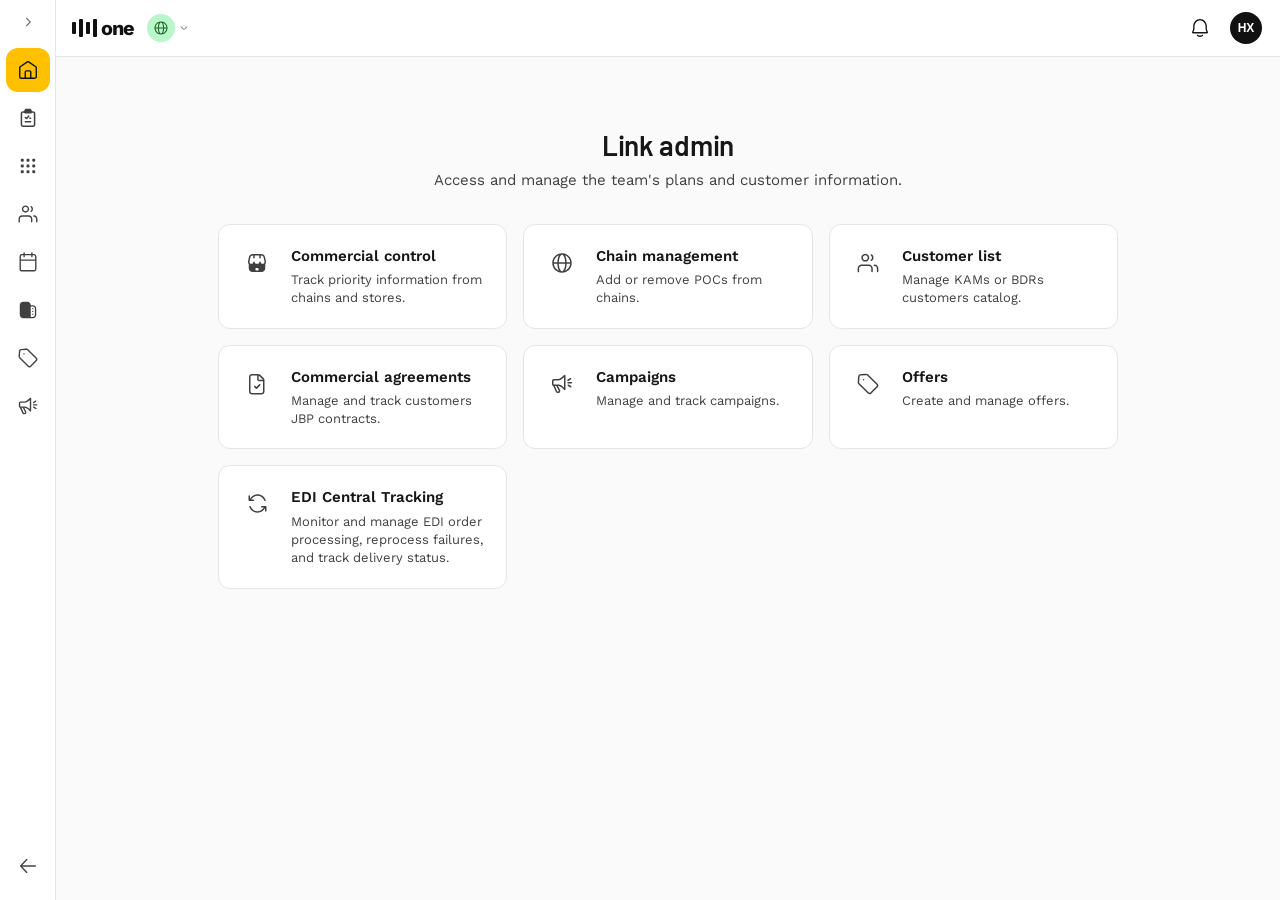
<file: index.html>
<!doctype html>
<html lang="en">
<head>
  <meta charset="utf-8" />
  <meta name="viewport" content="width=device-width,initial-scale=1" />
  <title>BEES one — EDI Central Tracking (MVP)</title>
  <link rel="stylesheet" href="shared/hexa-tokens.css" />
  <link rel="stylesheet" href="shared/hexa-components.css" />
  <link rel="stylesheet" href="styles.css" />
  <script src="shared/hexa.js" defer></script>
  <script src="data.js"></script>
  <script src="i18n.js"></script>
  <script
    src="shared/hypothesis-tracker.js"
    data-prototype-id="edi-central-tracking-ops-tool-mvp"
    data-hypothesis="MVP: vendor ops can triage EDI orders and bulk reprocess by rule without line-level UPC/price fixes, bypass paths, or order summary drawer."
    data-variant="mvp"></script>
</head>
<body>
  <div class="bees-one-app">
    <!-- LEFT RAIL SIDEBAR -->
    <aside class="bees-one-rail" aria-label="Module navigation">
      <button type="button" class="bees-one-rail__toggle" title="Expand menu">
        <hexa-icon name="ChevronRightIcon"></hexa-icon>
      </button>
      <div class="bees-one-rail__stack">
        <a href="#home" class="bees-one-rail__link bees-one-rail__link--active" id="railHome" title="Home">
          <hexa-icon name="HomeIcon"></hexa-icon>
        </a>
        <a href="#orders" class="bees-one-rail__link" id="railEdi" title="EDI Tracking">
          <hexa-icon name="ClipboardIcon"></hexa-icon>
        </a>
        <a href="#" class="bees-one-rail__link" title="Catalog" onclick="event.preventDefault()">
          <hexa-icon name="AppGridIcon"></hexa-icon>
        </a>
        <a href="#" class="bees-one-rail__link" title="Customer list" onclick="event.preventDefault()">
          <hexa-icon name="UsersIcon"></hexa-icon>
        </a>
        <a href="#" class="bees-one-rail__link" title="Agreements" onclick="event.preventDefault()">
          <hexa-icon name="CalendarIcon"></hexa-icon>
        </a>
        <a href="#" class="bees-one-rail__link" title="Chain management" onclick="event.preventDefault()">
          <hexa-icon name="BuildingIcon"></hexa-icon>
        </a>
        <a href="#" class="bees-one-rail__link" title="Offers" onclick="event.preventDefault()">
          <hexa-icon name="TagIcon"></hexa-icon>
        </a>
        <a href="#" class="bees-one-rail__link" title="Campaigns" onclick="event.preventDefault()">
          <hexa-icon name="MegaphoneIcon"></hexa-icon>
        </a>
      </div>
      <div class="bees-one-rail__spacer"></div>
      <div class="bees-one-rail__bottom">
        <button type="button" class="bees-one-rail__link" title="Back" onclick="if(history.length>1)history.back()">
          <hexa-icon name="ArrowLeftIcon"></hexa-icon>
        </button>
      </div>
    </aside>

    <!-- MAIN COLUMN -->
    <div class="bees-one-main-col">

      <!-- TOP HEADER BAR -->
      <header class="bees-topbar bees-topbar--one">
        <div class="bees-topbar-inner">
          <a class="bees-one-brand" href="#home" aria-label="BEES one home">
            <span class="bees-one-brand__bars" aria-hidden="true">
              <span></span><span></span><span></span><span></span>
            </span>
            <span class="bees-one-brand__product">one</span>
          </a>
          <div class="lang-switcher" id="langSwitcher">
            <button type="button" class="bees-one-module-pill" id="langToggle"
              data-track="lang-menu-toggle" data-i18n-aria="lang.menu" aria-label="Language" aria-expanded="false"
              aria-haspopup="true" onclick="toggleLangMenu(event)">
              <span class="bees-one-module-pill__icon"><hexa-icon name="GlobeIcon"></hexa-icon></span>
              <hexa-icon name="ChevronDownIcon" class="bees-one-module-pill__caret"></hexa-icon>
            </button>
            <div class="lang-switcher-menu" id="langMenu" role="menu" hidden>
              <button type="button" class="lang-switcher-option" role="menuitemradio" data-lang="en"
                data-track="lang-select-en" onclick="setLanguage('en')">English</button>
              <button type="button" class="lang-switcher-option" role="menuitemradio" data-lang="es"
                data-track="lang-select-es" onclick="setLanguage('es')">Español</button>
            </div>
          </div>
          <span class="bees-topbar-spacer"></span>
          <button type="button" class="bees-toolbar-btn" aria-label="Notifications">
            <hexa-icon name="BellIcon"></hexa-icon>
          </button>
          <button type="button" class="bees-user-chip" aria-label="User menu">
            <span class="bees-user-chip__avatar">HX</span>
          </button>
        </div>
      </header>

      <!-- CONTENT AREA -->
      <div class="app-shell">

        <!-- SCREEN 1: Link admin landing page -->
        <section id="home" data-screen>
          <div class="link-admin-page">
            <h1 class="link-admin-title">Link admin</h1>
            <p class="link-admin-subtitle">Access and manage the team's plans and customer information.</p>
            <div class="link-admin-cards">
              <a href="#" class="link-admin-card" onclick="event.preventDefault()">
                <span class="link-admin-card__icon"><hexa-icon name="StoreIcon"></hexa-icon></span>
                <div class="link-admin-card__body">
                  <span class="link-admin-card__title">Commercial control</span>
                  <span class="link-admin-card__desc">Track priority information from chains and stores.</span>
                </div>
              </a>
              <a href="#" class="link-admin-card" onclick="event.preventDefault()">
                <span class="link-admin-card__icon"><hexa-icon name="GlobeIcon"></hexa-icon></span>
                <div class="link-admin-card__body">
                  <span class="link-admin-card__title">Chain management</span>
                  <span class="link-admin-card__desc">Add or remove POCs from chains.</span>
                </div>
              </a>
              <a href="#" class="link-admin-card" onclick="event.preventDefault()">
                <span class="link-admin-card__icon"><hexa-icon name="UsersIcon"></hexa-icon></span>
                <div class="link-admin-card__body">
                  <span class="link-admin-card__title">Customer list</span>
                  <span class="link-admin-card__desc">Manage KAMs or BDRs customers catalog.</span>
                </div>
              </a>
              <a href="#" class="link-admin-card" onclick="event.preventDefault()">
                <span class="link-admin-card__icon"><hexa-icon name="DocumentCheckIcon"></hexa-icon></span>
                <div class="link-admin-card__body">
                  <span class="link-admin-card__title">Commercial agreements</span>
                  <span class="link-admin-card__desc">Manage and track customers JBP contracts.</span>
                </div>
              </a>
              <a href="#" class="link-admin-card" onclick="event.preventDefault()">
                <span class="link-admin-card__icon"><hexa-icon name="MegaphoneIcon"></hexa-icon></span>
                <div class="link-admin-card__body">
                  <span class="link-admin-card__title">Campaigns</span>
                  <span class="link-admin-card__desc">Manage and track campaigns.</span>
                </div>
              </a>
              <a href="#" class="link-admin-card" onclick="event.preventDefault()">
                <span class="link-admin-card__icon"><hexa-icon name="TagIcon"></hexa-icon></span>
                <div class="link-admin-card__body">
                  <span class="link-admin-card__title">Offers</span>
                  <span class="link-admin-card__desc">Create and manage offers.</span>
                </div>
              </a>
              <a href="#orders" class="link-admin-card">
                <span class="link-admin-card__icon"><hexa-icon name="SyncIcon"></hexa-icon></span>
                <div class="link-admin-card__body">
                  <span class="link-admin-card__title">EDI Central Tracking</span>
                  <span class="link-admin-card__desc">Monitor and manage EDI order processing, reprocess failures, and track delivery status.</span>
                </div>
              </a>
            </div>
          </div>
        </section>

        <!-- SCREEN 2: EDI Central Tracking (orders list) -->
        <section id="orders" data-screen hidden>
          <h1 class="page-title" data-i18n="page.ediTitle">EDI Central Tracking</h1>
          <p class="mvp-banner" data-i18n="page.mvpBanner">MVP preview</p>

          <!-- Filter (collapsed by default) -->
          <div class="filter-block" id="filterBlock">
            <button type="button" class="filter-toggle" id="filterToggle" data-track="cta-toggle-filters" onclick="toggleFilterPanel()" aria-expanded="false">
              <hexa-icon name="FilterIcon"></hexa-icon>
              <span data-i18n="filter.toggle">Filter</span>
              <hexa-icon name="ChevronDownIcon" class="caret"></hexa-icon>
            </button>

            <form class="filters" id="filterForm" autocomplete="off" onsubmit="event.preventDefault();applyFilters()" hidden>
              <div class="filters-row">
                <div class="hexa-field">
                  <span class="hexa-label" data-i18n="filter.status">Status</span>
                  <div class="dropdown" id="statusDropdown">
                    <button type="button" class="dropdown-trigger" data-track="filter-open-status" onclick="toggleDropdown('statusDropdown')">
                      <span id="statusLabel" class="placeholder">All statuses</span>
                      <hexa-icon name="ChevronDownIcon"></hexa-icon>
                    </button>
                    <div class="dropdown-panel" id="statusPanel"></div>
                  </div>
                </div>
                <div class="hexa-field">
                  <span class="hexa-label" data-i18n="filter.rule">Business rule</span>
                  <div class="dropdown" id="ruleDropdown">
                    <button type="button" class="dropdown-trigger" data-track="filter-open-rule" onclick="toggleDropdown('ruleDropdown')">
                      <span id="ruleLabel" class="placeholder">All rules</span>
                      <hexa-icon name="ChevronDownIcon"></hexa-icon>
                    </button>
                    <div class="dropdown-panel" id="rulePanel"></div>
                  </div>
                </div>
              </div>
              <div class="filters-row">
                <div class="hexa-field">
                  <span class="hexa-label" data-i18n="filter.poc">POC</span>
                  <div class="dropdown" id="pocDropdown">
                    <button type="button" class="dropdown-trigger" data-track="filter-open-poc" onclick="toggleDropdown('pocDropdown')">
                      <span id="pocLabel" class="placeholder">All POCs</span>
                      <hexa-icon name="ChevronDownIcon"></hexa-icon>
                    </button>
                    <div class="dropdown-panel" id="pocPanel"></div>
                  </div>
                </div>
                <div class="hexa-field">
                  <span class="hexa-label" data-i18n="filter.retailer">Chain</span>
                  <div class="dropdown" id="retailerDropdown">
                    <button type="button" class="dropdown-trigger" data-track="filter-open-retailer" onclick="toggleDropdown('retailerDropdown')">
                      <span id="retailerLabel" class="placeholder">All chains</span>
                      <hexa-icon name="ChevronDownIcon"></hexa-icon>
                    </button>
                    <div class="dropdown-panel" id="retailerPanel"></div>
                  </div>
                </div>
              </div>
              <div class="filters-row">
                <div class="hexa-field">
                  <span class="hexa-label" data-i18n="filter.poNumber">PO number</span>
                  <span class="hexa-input-wrap">
                    <hexa-icon name="SearchIcon"></hexa-icon>
                    <input class="hexa-input" id="poInput" data-i18n-placeholder="filter.poPlaceholder" placeholder="e.g. 12345678" inputmode="numeric" />
                  </span>
                </div>
                <div class="hexa-field">
                  <span class="hexa-label" data-i18n="filter.beesOrder">BEES order number</span>
                  <span class="hexa-input-wrap">
                    <hexa-icon name="SearchIcon"></hexa-icon>
                    <input class="hexa-input" id="beesInput" data-i18n-placeholder="filter.beesPlaceholder" placeholder="e.g. BEES-1234567890" />
                  </span>
                </div>
              </div>
              <div class="filters-row">
                <div class="hexa-field">
                  <span class="hexa-label" data-i18n="filter.receiveDate">Receive date (max 90 days · default last 30 days)</span>
                  <div class="period-row">
                    <span class="hexa-input-wrap"><input class="hexa-input" id="dateFrom" type="date" /></span>
                    <span class="text-fg-neutral-tertiary">→</span>
                    <span class="hexa-input-wrap"><input class="hexa-input" id="dateTo" type="date" /></span>
                  </div>
                </div>
                <div class="hexa-field">
                  <span class="hexa-label" data-i18n="filter.expirationDate">Expiration date</span>
                  <div class="period-row">
                    <span class="hexa-input-wrap"><input class="hexa-input" id="expirationFrom" type="date" /></span>
                    <span class="text-fg-neutral-tertiary">→</span>
                    <span class="hexa-input-wrap"><input class="hexa-input" id="expirationTo" type="date" /></span>
                  </div>
                </div>
              </div>
              <div class="filter-actions">
                <div class="left">
                  <button type="submit" id="applyBtn" class="hexa-btn hexa-btn--primary" data-track="cta-apply-filters">
                    <hexa-icon name="FilterIcon"></hexa-icon>
                    <span data-i18n="filter.apply">Apply filters</span>
                  </button>
                  <button type="button" class="hexa-btn hexa-btn--tertiary" data-track="cta-clear-filters" onclick="clearFilters()"><span data-i18n="filter.clearAll">Clear all</span></button>
                </div>
                <div class="text-body-xs text-fg-neutral-tertiary" id="periodHint"></div>
              </div>
            </form>
          </div>

          <div class="orders-panel">
          <!-- Overview KPI cards -->
          <div class="summary-cards" id="summaryCards" role="region" aria-label="Order summary"></div>

          <!-- Active filter chips -->
          <div class="result-bar" id="resultBar" hidden>
            <div class="chip-row" id="activeFilters"></div>
          </div>

          <!-- Bulk actions toolbar — reprocess any blocked/rejected selection (mixed rules OK) -->
          <div class="bulk-bar" id="bulkBar">
            <label class="bulk-select-all hexa-check">
              <input type="checkbox" id="bulkSelectAll" data-track="bulk-select-all" onchange="toggleSelectAllOnPage()" />
              <span id="bulkSelectAllLabel" data-i18n="bulk.selectAll">Select all on this page</span>
            </label>
            <span class="bulk-rule-hint text-body-xs text-fg-neutral-tertiary" id="bulkRuleHint"></span>
            <div class="bulk-actions">
              <span class="bulk-count" id="bulkCount">0 selected</span>
              <button type="button" class="hexa-btn hexa-btn--primary hexa-btn--sm" id="bulkReprocessBtn" data-track="cta-bulk-reprocess" onclick="reprocessSelected()" disabled>
                <hexa-icon name="SyncIcon"></hexa-icon>
                <span id="bulkReprocessLabel" data-i18n="bulk.reprocess">Reprocess selected</span>
              </button>
            </div>
          </div>

          <!-- List + pagination -->
          <div id="tableWrap"></div>
          </div><!-- /.orders-panel -->

          <!-- Empty state -->
          <template id="emptyTpl">
            <div class="hexa-empty">
              <hexa-illustration name="NoSearchResults"></hexa-illustration>
              <h3 data-i18n="empty.title">No orders match your filters</h3>
              <p data-i18n="empty.body">Try widening the period or clearing some filters.</p>
              <button class="hexa-btn hexa-btn--secondary" data-track="cta-empty-clear" onclick="clearFilters()"><span data-i18n="empty.clear">Clear all filters</span></button>
            </div>
          </template>
        </section>

        <!-- SCREEN 3: Order details (item-level page) -->
        <section id="orderItems" data-screen hidden>
          <div class="order-details-band">
            <div class="order-details-band-inner">
              <nav class="order-details-breadcrumb" aria-label="Breadcrumb">
                <a href="#orders" class="crumb crumb--icon" data-track="item-breadcrumb-home" aria-label="Home">
                  <hexa-icon name="HomeIcon"></hexa-icon>
                </a>
                <hexa-icon name="ChevronRightIcon" class="crumb-sep"></hexa-icon>
                <a href="#orders" class="crumb" data-track="item-breadcrumb-orders" data-i18n="page.ediTitle">EDI Central Tracking</a>
                <hexa-icon name="ChevronRightIcon" class="crumb-sep"></hexa-icon>
                <span class="crumb crumb--current" aria-current="page" data-i18n="page.orderDetails">Order details</span>
              </nav>
              <div class="order-details-band-row">
                <h1 class="order-details-title" data-i18n="page.orderDetails">Order details</h1>
                <div class="order-details-band-actions">
                  <button type="button" class="band-btn band-btn--primary" id="itemPageAcceptBtn" hidden
                    data-track="item-page-accept-order" onclick="acceptOrder(view.itemPageOrderId)">
                    <hexa-icon name="CheckIcon"></hexa-icon>
                    <span data-i18n="details.acceptOrder">Accept order</span>
                  </button>
                  <button type="button" class="band-btn band-btn--primary" id="itemPageReprocessBtn" hidden
                    data-track="item-page-reprocess-open" onclick="openReprocessModal()">
                    <hexa-icon name="SyncIcon"></hexa-icon>
                    <span id="itemPageReprocessBtnLabel">Reprocess</span>
                  </button>
                  <button type="button" class="band-btn band-btn--ghost band-btn--danger" id="itemPageRejectBtn" hidden
                    data-track="item-page-reject-order" onclick="rejectOrder(view.itemPageOrderId)">
                    <hexa-icon name="CloseIcon"></hexa-icon>
                    <span data-i18n="details.rejectOrder">Reject order</span>
                  </button>
                  <button type="button" class="band-btn band-btn--ghost" id="itemPageNoteBtn" data-track="item-add-note" onclick="openNoteDialog(view.itemPageOrderId)">
                    <hexa-icon name="EditIcon"></hexa-icon>
                    <span data-i18n="details.addNote">Add resolution note</span>
                  </button>
                </div>
              </div>
            </div>
          </div>

          <div class="order-details-body">
            <div class="order-details-card">
              <div class="order-details-summary" id="itemPageSummary"></div>
            </div>

            <div class="order-details-card order-timeline-card" id="itemPageTimeline" hidden>
              <button type="button" class="order-timeline-toggle" id="itemTimelineToggle"
                data-track="item-timeline-toggle" onclick="toggleItemTimeline()" aria-expanded="false"
                aria-controls="itemTimelinePanel">
                <hexa-icon name="HistoryIcon"></hexa-icon>
                <span class="order-timeline-toggle-label" data-i18n="details.timeline">Order timeline</span>
                <span class="order-timeline-count" id="itemTimelineCount"></span>
                <hexa-icon name="ChevronDownIcon" class="caret"></hexa-icon>
              </button>
              <div class="order-timeline-panel" id="itemTimelinePanel" hidden>
                <ul class="timeline" id="itemTimelineList"></ul>
              </div>
            </div>

            <div class="item-summary-cards" id="itemSummaryCards"></div>

            <div id="itemListWrap"></div>
          </div>
        </section>

      </div><!-- /.app-shell -->
    </div><!-- /.bees-one-main-col -->
  </div><!-- /.bees-one-app -->

  <!-- ORDER DETAIL DRAWER (non-modal side panel) -->
  <div id="drawerScrim" class="drawer-scrim" hidden onclick="closeDrawer()"></div>
  <aside id="orderDrawer" class="order-drawer" role="dialog" aria-modal="false" aria-labelledby="drawerTitle" hidden>
    <header>
      <div>
        <div class="text-body-xs text-fg-neutral-tertiary" style="text-transform:uppercase;letter-spacing:.05em" id="drawerEyebrow" data-i18n="drawer.eyebrow">Order detail</div>
        <h3 id="drawerTitle" style="margin:4px 0 0">—</h3>
      </div>
      <button class="hexa-icon-btn" data-track="drawer-close" onclick="closeDrawer()" aria-label="Close">
        <hexa-icon name="CloseIcon"></hexa-icon>
      </button>
    </header>
    <div class="body" id="drawerBody"></div>
    <footer id="drawerFooter">
      <!-- Populated dynamically by populateDrawer() depending on the rule -->
    </footer>
  </aside>

  <!-- REPROCESS MODAL (details page) -->
  <dialog id="reprocessModal" class="hexa-dialog" aria-labelledby="reprocessModalTitle">
    <div class="hexa-dialog-header">
      <h3 id="reprocessModalTitle" style="margin:0">Reprocess order</h3>
      <p class="text-body-sm text-fg-neutral-secondary" id="reprocessModalSubtitle" style="margin:var(--hexa-space-sm) 0 0"></p>
    </div>
    <div class="hexa-dialog-body" id="reprocessModalBody"></div>
    <div class="hexa-dialog-footer" id="reprocessModalFooter"></div>
  </dialog>

  <!-- UPC FIX MODAL (details page — per line) -->
  <dialog id="upcFixModal" class="hexa-dialog hexa-dialog--upc" aria-labelledby="upcFixModalTitle">
    <div class="hexa-dialog-header">
      <h3 id="upcFixModalTitle" style="margin:0">Choose correct UPC</h3>
      <p class="text-body-sm text-fg-neutral-secondary" id="upcFixModalSubtitle" style="margin:var(--hexa-space-sm) 0 0"></p>
    </div>
    <div class="hexa-dialog-body" id="upcFixModalBody"></div>
    <div class="hexa-dialog-footer" id="upcFixModalFooter"></div>
  </dialog>

  <!-- REJECT CONFIRMATION MODAL (line-level only) -->
  <dialog id="rejectModal" class="hexa-dialog" aria-labelledby="rejectModalTitle">
    <div class="hexa-dialog-header">
      <h3 id="rejectModalTitle" style="margin:0">Reject</h3>
      <p class="text-body-sm text-fg-neutral-secondary" id="rejectModalSubtitle" style="margin:var(--hexa-space-sm) 0 0"></p>
    </div>
    <div class="hexa-dialog-footer" id="rejectModalFooter"></div>
  </dialog>

  <!-- RESOLUTION NOTE + ORDER ACTION MODAL (accept / reject order) -->
  <dialog id="resolutionActionModal" class="hexa-dialog" aria-labelledby="resolutionActionModalTitle">
    <div class="hexa-dialog-header">
      <h3 id="resolutionActionModalTitle" style="margin:0"></h3>
      <p class="text-body-sm text-fg-neutral-secondary" id="resolutionActionModalSubtitle" style="margin:var(--hexa-space-sm) 0 0"></p>
    </div>
    <div class="hexa-dialog-body resolution-action-modal-body">
      <label class="hexa-field">
        <span class="hexa-label" data-i18n="drawer.note">Note</span>
        <textarea class="hexa-textarea" id="resolutionActionNoteInput" maxlength="250" rows="4"
          data-i18n-placeholder="drawer.notePlaceholder"
          placeholder="Describe what you did or what the chain should know…"
          oninput="updateResolutionActionNoteCount(this)"></textarea>
        <span class="text-body-xs text-fg-neutral-tertiary" aria-live="polite">
          <span id="resolutionActionNoteCount">0</span>/250 · <span data-i18n="modal.noteRequired">A resolution note is required.</span>
        </span>
      </label>
    </div>
    <div class="hexa-dialog-footer">
      <button type="button" class="hexa-btn hexa-btn--tertiary" data-track="resolution-action-cancel" onclick="closeResolutionActionModal()" data-i18n="drawer.cancel">Cancel</button>
      <button type="button" class="hexa-btn hexa-btn--primary" id="resolutionActionConfirmBtn" data-track="resolution-action-confirm"
        disabled onclick="confirmResolutionActionModal()"></button>
    </div>
  </dialog>

  <script>
  // ============================================================
  // STATE — aligned to HLR BEESEDI-51860
  // ============================================================
  const D = window.EDI_DATA;
  const t = (...args) => I18n.t(...args);

  function toggleLangMenu(e) {
    e.stopPropagation();
    const menu = document.getElementById('langMenu');
    const btn = document.getElementById('langToggle');
    const open = menu.hidden;
    menu.hidden = !open;
    btn.setAttribute('aria-expanded', String(open));
    if (open) HT.track('lang_menu_opened', { lang: I18n.getLang() });
  }

  function closeLangMenu() {
    const menu = document.getElementById('langMenu');
    const btn = document.getElementById('langToggle');
    if (!menu || menu.hidden) return;
    menu.hidden = true;
    btn.setAttribute('aria-expanded', 'false');
  }

  function setLanguage(lang) {
    I18n.setLang(lang);
    closeLangMenu();
    HT.track('language_changed', { lang });
  }

  window.onLanguageChanged = function () {
    renderAllPanels();
    syncDropdownLabels();
    renderTable();
    if (view.openOrderId) {
      const o = D.orders.find((x) => x.id === view.openOrderId);
      if (o) populateDrawer(o);
    }
    if (view.itemPageOrderId) renderItemPage(view.itemPageOrderId);
    const modal = document.getElementById('reprocessModal');
    if (modal && modal.open && view.itemPageOrderId) openReprocessModal();
    const resolutionModal = document.getElementById('resolutionActionModal');
    if (resolutionModal && resolutionModal.open && view.resolutionActionPending) {
      openResolutionActionModal(view.resolutionActionPending.action, view.resolutionActionPending.orderIds);
    }
  };

  document.addEventListener('click', (e) => {
    if (!document.getElementById('langSwitcher')?.contains(e.target)) closeLangMenu();
  });

  I18n.applyStaticLabels();

  // Filter dimensions aligned to table columns.
  const FILTER_DIMS = ['statuses', 'rules', 'pocs', 'chains'];
  const emptyFilterState = () => ({
    statuses: new Set(),
    rules: new Set(),
    pocs: new Set(),
    chains: new Set(),
  });
  const draft   = emptyFilterState();
  const applied = Object.assign(emptyFilterState(), {
    poQuery: '',
    beesQuery: '',
    expirationFrom: '',
    expirationTo: '',
    dateFrom: null,
    dateTo: null,
  });

  const view = {
    openOrderId: null,
    itemPageOrderId: null,
    page: 1,
    pageSize: 10,
    sortField: 'receivedAt',
    sortDir: 'desc',
    sortExplicit: false,
    selected: new Set(),
    noteComposerOpen: false,
    itemTimelineOpen: false,
    itemTimelineOrderId: null,
    itemUpcModalLine: null,
    upcModalPickedSku: '',
    // For rule-specific drawer actions:
    drawerSelectedUpcs: {}, // { lineNumber: 'new-upc-string' }
    drawerPriceChoice: 'bees', // 'bees' | 'requested'
    drawerRejectedChoice: 'as-is', // 'as-is' | 'bypass'
    resolutionActionPending: null, // { action, orderIds }
  };

  // FR-7: order action policy by status + business rule
  const REPROCESSABLE_STATUSES = new Set(['BLOCKED', 'REJECTED']);
  const isReprocessable = (o) => REPROCESSABLE_STATUSES.has(o.statusId);

  function orderRuleCode(o) {
    if (o?.ruleCode) return o.ruleCode;
    const rule = getActionRule(o);
    return rule?.code || null;
  }

  function getOrderActionPolicy(o) {
    const none = { note: false, reprocess: false, accept: false };
    const noteOnly = { note: true, reprocess: false, accept: false };
    if (!o) return none;
    if (o.statusId === 'ACCEPTED' || o.statusId === 'IN_QUEUE') return noteOnly;
    if (o.statusId === 'BLOCKED' || o.statusId === 'REJECTED') {
      return { note: true, reprocess: true, accept: false };
    }
    return none;
  }

  const canAcceptOrder = (o) => getOrderActionPolicy(o).accept;
  function startOfLocalDay(d) {
    return new Date(d.getFullYear(), d.getMonth(), d.getDate());
  }
  function isReprocessAllowedByDeliveryDate(o) {
    if (!o?.requestedDeliveryDate) return true;
    const today = startOfLocalDay(new Date());
    const delivery = startOfLocalDay(new Date(o.requestedDeliveryDate));
    return today.getTime() <= delivery.getTime();
  }
  function isReprocessEligible(o) {
    return getOrderActionPolicy(o).reprocess && !!o.ruleCode;
  }
  const canReprocessOrder = (o) => isReprocessEligible(o) && isReprocessAllowedByDeliveryDate(o);
  function reprocessBlockedTitle(o) {
    return t('action.reprocessAfterDeliveryBlocked', { date: fmtDateOnly(o.requestedDeliveryDate) });
  }
  const canAddNote = (o) => getOrderActionPolicy(o).note;

  function setBandBtnVisible(btn, visible) {
    if (!btn) return;
    btn.hidden = !visible;
    if (visible) btn.removeAttribute('hidden');
    else btn.setAttribute('hidden', '');
  }

  function lineCounts(o) {
    const c = { OK: 0, ALERT: 0, REJECTED: 0, PENDING: 0 };
    (o.items || []).forEach((it) => { c[it.status] = (c[it.status] || 0) + 1; });
    return c;
  }

  function getActionRule(o) {
    if (!o?.ruleCode) return null;
    if (D.RULE_BY_CODE[o.ruleCode]) return D.RULE_BY_CODE[o.ruleCode];
    if (o.ruleCode === 'PRODUCT_ISSUES' || o.ruleCode === 'NO_ACCEPTED_LINES') {
      const first = o.items.find((it) => (it.status === 'ALERT' || it.status === 'REJECTED') && it.ruleCode);
      if (first && D.RULE_BY_CODE[first.ruleCode]) return D.RULE_BY_CODE[first.ruleCode];
      return { code: o.ruleCode, action: 'reprocess-no-fix' };
    }
    return null;
  }

  function ensureBeesOrderNumber(o) {
    if (o.beesOrderNumber) return;
    const hasReleased = (o.items || []).some((it) => it.status === 'OK');
    if (o.statusId === 'ACCEPTED' || (o.statusId === 'BLOCKED' && hasReleased)) {
      o.beesOrderNumber = 'BEES-' + (1000000000 + Math.floor(Math.random() * 8999999999)).toString();
    }
  }

  function recalcOrderRule(o) {
    const meta = D.deriveOrderMetaFromLines(o.items);
    o.ruleCode = meta.ruleCode;
    o.ruleLabel = meta.ruleCode ? I18n.ruleLabel(meta.ruleCode) : null;
  }

  function recalcOrderStatus(o) {
    if (o.statusId === 'IN_QUEUE' && o.items.every((it) => it.status === 'PENDING')) {
      return;
    }

    const meta = D.deriveOrderMetaFromLines(o.items);
    const status = D.STATUSES.find((s) => s.id === meta.statusId);
    o.statusId = meta.statusId;
    o.statusTone = status?.tone || 'info';
    o.statusLabel = I18n.statusLabel(meta.statusId);
    o.ruleCode = meta.ruleCode;
    o.ruleLabel = meta.ruleCode ? I18n.ruleLabel(meta.ruleCode) : null;

    if (meta.statusId === 'ACCEPTED' || meta.statusId === 'BLOCKED') {
      ensureBeesOrderNumber(o);
    }
  }

  function appendAudit(o, event, actor = 'ops') {
    o.audit = o.audit || [];
    o.audit.push({ ts: new Date().toISOString(), event, actor });
  }

  function refreshOrderViews(orderId) {
    renderTable();
    const row = document.querySelector(`.order-row[data-id="${orderId}"]`);
    if (row) row.classList.add('flash');
    if (view.openOrderId === orderId) {
      const o = D.orders.find((x) => x.id === orderId);
      if (o) populateDrawer(o);
    }
    if (view.itemPageOrderId === orderId) renderItemPage(orderId);
  }

  view.rejectPending = null;

  function resolutionActionNoteCategory(action, orderId) {
    if (action === 'accept-order' || action === 'accept-order-bulk') {
      const o = D.orders.find((x) => x.id === orderId);
      const code = orderRuleCode(o);
      if (code === 'MIN_ORDER_QUANTITY' || code === 'MAX_ORDER_QUANTITY') return 'other';
    }
    return 'other';
  }

  function openResolutionActionModal(action, orderIdOrIds) {
    const orderIds = Array.isArray(orderIdOrIds) ? orderIdOrIds : [orderIdOrIds];
    view.resolutionActionPending = { action, orderIds };
    const modal = document.getElementById('resolutionActionModal');
    const isBulkAccept = action === 'accept-order-bulk';
    const isAccept = action === 'accept-order' || isBulkAccept;
    const isAddNote = action === 'add-note';
    document.getElementById('resolutionActionModalTitle').textContent = isAddNote
      ? t('modal.addNoteTitle')
      : (isBulkAccept
        ? t('modal.acceptOrdersTitle', { count: orderIds.length })
        : (isAccept ? t('modal.acceptOrderTitle') : t('modal.rejectOrderTitle')));
    document.getElementById('resolutionActionModalSubtitle').textContent = isAddNote
      ? t('modal.addNoteBody')
      : (isBulkAccept
        ? t('modal.acceptOrdersNoteBody', { count: orderIds.length })
        : (isAccept ? t('modal.acceptOrderNoteBody') : t('modal.rejectOrderNoteBody')));
    const input = document.getElementById('resolutionActionNoteInput');
    input.value = '';
    updateResolutionActionNoteCount(input);
    const confirmBtn = document.getElementById('resolutionActionConfirmBtn');
    confirmBtn.className = (isAccept || isAddNote) ? 'hexa-btn hexa-btn--primary' : 'hexa-btn hexa-btn--destructive';
    confirmBtn.textContent = isAddNote
      ? t('modal.confirmSaveNote')
      : (isAccept ? t('modal.confirmAccept') : t('modal.confirmReject'));
    confirmBtn.setAttribute('data-track', isAddNote ? 'resolution-action-save-note' : (isAccept ? 'resolution-action-accept' : 'resolution-action-reject'));
    if (typeof modal.showModal === 'function') modal.showModal();
    else modal.setAttribute('open', '');
    HT.track('resolution_action_modal_opened', { action, count: orderIds.length });
    requestAnimationFrame(() => input.focus());
  }

  function updateResolutionActionNoteCount(el) {
    const counter = document.getElementById('resolutionActionNoteCount');
    if (counter) counter.textContent = String((el?.value || '').length);
    const confirmBtn = document.getElementById('resolutionActionConfirmBtn');
    if (confirmBtn) confirmBtn.disabled = !(el?.value || '').trim();
  }

  function closeResolutionActionModal() {
    view.resolutionActionPending = null;
    const modal = document.getElementById('resolutionActionModal');
    if (modal.open) modal.close();
    else modal.removeAttribute('open');
  }

  function confirmResolutionActionModal() {
    const pending = view.resolutionActionPending;
    if (!pending) return;
    const category = resolutionActionNoteCategory(pending.action, pending.orderIds[0]);
    const body = document.getElementById('resolutionActionNoteInput')?.value.trim();
    if (!body) {
      document.getElementById('resolutionActionNoteInput')?.focus();
      return;
    }
    for (const orderId of pending.orderIds) {
      if (!addResolutionNote(orderId, category, body)) return;
    }
    if (pending.action === 'add-note') {
      closeResolutionActionModal();
      refreshOrderViews(pending.orderIds[0]);
      return;
    }
    if (pending.action === 'accept-order' || pending.action === 'accept-order-bulk') {
      pending.orderIds.forEach((orderId) => executeAcceptOrder(orderId));
      if (pending.action === 'accept-order-bulk') {
        view.selected.clear();
        renderTable();
      }
    } else if (pending.action === 'reject-order') {
      executeRejectOrder(pending.orderIds[0]);
    }
    closeResolutionActionModal();
  }

  function openRejectModal(kind, orderId, lineNumber) {
    view.rejectPending = { kind, orderId, lineNumber: lineNumber || null };
    const modal = document.getElementById('rejectModal');
    const isLine = kind === 'line';
    document.getElementById('rejectModalTitle').textContent = isLine ? t('modal.rejectLineTitle') : t('modal.rejectOrderTitle');
    document.getElementById('rejectModalSubtitle').textContent = isLine ? t('modal.rejectLineBody') : t('modal.rejectOrderBody');
    document.getElementById('rejectModalFooter').innerHTML = `
      <button type="button" class="hexa-btn hexa-btn--tertiary" data-track="reject-modal-cancel" onclick="closeRejectModal()">${t('drawer.cancel')}</button>
      <button type="button" class="hexa-btn hexa-btn--destructive" data-track="reject-modal-confirm" onclick="confirmRejectModal()">${t('modal.confirmReject')}</button>
    `;
    if (typeof modal.showModal === 'function') modal.showModal();
    else modal.setAttribute('open', '');
    HT.track('reject_modal_opened', { kind, line: lineNumber || null });
  }

  function closeRejectModal() {
    view.rejectPending = null;
    const modal = document.getElementById('rejectModal');
    if (modal.open) modal.close();
    else modal.removeAttribute('open');
  }

  function confirmRejectModal() {
    const pending = view.rejectPending;
    if (!pending) return;
    if (pending.kind === 'line') rejectLine(pending.orderId, pending.lineNumber, true);
    closeRejectModal();
  }

  function rejectLine(orderId, lineNumber, skipModal) {
    if (!skipModal) {
      openRejectModal('line', orderId, lineNumber);
      return;
    }
    const o = D.orders.find((x) => x.id === orderId);
    const it = o?.items.find((x) => x.lineNumber === lineNumber);
    if (!o || !it) return;
    it.status = 'REJECTED';
    appendAudit(o, t('audit.lineRejected', { n: String(lineNumber).padStart(2, '0') }));
    recalcOrderStatus(o);
    HT.track('line_rejected', { line: lineNumber });
    refreshOrderViews(orderId);
  }

  function acceptOrder(orderId) {
    const o = D.orders.find((x) => x.id === orderId);
    if (!o || !canAcceptOrder(o)) return;
    openResolutionActionModal('accept-order', orderId);
  }

  function executeAcceptOrder(orderId) {
    const o = D.orders.find((x) => x.id === orderId);
    if (!o || !canAcceptOrder(o)) return;
    o.items.forEach((it) => {
      it.status = 'OK';
      it.ruleCode = null;
    });
    o.statusId = 'ACCEPTED';
    o.statusLabel = I18n.statusLabel('ACCEPTED');
    o.statusTone = 'success';
    o.ruleCode = null;
    o.ruleLabel = null;
    ensureBeesOrderNumber(o);
    appendAudit(o, t('audit.orderAcceptedOps'));
    recalcOrderStatus(o);
    HT.track('order_accepted', { rule: orderRuleCode(o) || 'unknown' });
    refreshOrderViews(orderId);
  }

  function rejectOrder(orderId, skipModal) {
    // Order-level reject is not offered in the current action matrix.
    return;
  }

  function executeRejectOrder(orderId) {
    const o = D.orders.find((x) => x.id === orderId);
    if (!o) return;
    o.items.forEach((it) => {
      if (it.status === 'ALERT' || it.status === 'PENDING') it.status = 'REJECTED';
    });
    appendAudit(o, t('audit.orderRejected'));
    recalcOrderStatus(o);
    HT.track('order_rejected', {});
    refreshOrderViews(orderId);
  }

  const DEFAULT_SORT_FIELD = 'receivedAt';
  const DEFAULT_SORT_DIR = 'desc';

  function sortHeaderState(field) {
    if (!view.sortExplicit) {
      return field === DEFAULT_SORT_FIELD ? 'default' : 'none';
    }
    if (view.sortField !== field) return 'none';
    return view.sortDir;
  }

  function sortHeaderAria(field) {
    const state = sortHeaderState(field);
    const col = field === 'receivedAt' ? t('sort.columnReceive') : t('sort.columnExpiration');
    if (state === 'asc') return `${col}. ${t('sort.ascLabel')}`;
    if (state === 'desc') return `${col}. ${t('sort.descLabel')}`;
    if (state === 'default') return `${col}. ${t('sort.defaultLabel')}`;
    return `${col}. ${t('sort.clickToSort')}`;
  }

  function sortHeaderIcon(state) {
    if (state === 'asc') return '<hexa-icon name="ArrowUpIcon" class="col-sort__icon"></hexa-icon>';
    if (state === 'desc') return '<hexa-icon name="ArrowDownIcon" class="col-sort__icon"></hexa-icon>';
    return '<hexa-icon name="SortDefaultIcon" class="col-sort__icon col-sort__icon--muted"></hexa-icon>';
  }

  function sortableHeaderCell(field, labelKey) {
    const state = sortHeaderState(field);
    const active = state !== 'none';
    return `
      <button type="button"
        class="col-sort${active ? ' is-active' : ''}${state === 'default' ? ' is-default' : ''}"
        data-track="orders-sort-${field}"
        aria-label="${escapeHtml(sortHeaderAria(field))}"
        onclick="event.stopPropagation(); toggleColumnSort('${field}')">
        <span class="col-sort__label">${escapeHtml(t(labelKey))}</span>
        ${sortHeaderIcon(state)}
      </button>`;
  }

  function toggleColumnSort(field) {
    if (!view.sortExplicit) {
      view.sortExplicit = true;
      view.sortField = field;
      view.sortDir = 'asc';
    } else if (view.sortField !== field) {
      view.sortField = field;
      view.sortDir = 'asc';
    } else if (view.sortDir === 'asc') {
      view.sortDir = 'desc';
    } else {
      view.sortExplicit = false;
      view.sortField = DEFAULT_SORT_FIELD;
      view.sortDir = DEFAULT_SORT_DIR;
    }
    view.page = 1;
    HT.track('orders_sort_changed', {
      field: view.sortField,
      dir: view.sortDir,
      explicit: view.sortExplicit,
    });
    renderTable();
  }

  // BEES catalog lookup for UPC_NOT_FOUND resolution.
  function catalogProduct(sku) {
    return D.CATALOG.find((c) => c.sku === sku) || null;
  }

  function searchCatalog(query, excludeSku, limit = 30) {
    const q = (query || '').trim().toLowerCase();
    if (q.length < 2) return [];
    return D.CATALOG.filter((c) => {
      if (c.sku === excludeSku) return false;
      return c.sku.includes(q)
        || c.name.toLowerCase().includes(q)
        || c.family.toLowerCase().includes(q);
    }).slice(0, limit);
  }

  // Legacy helper — drawer still surfaces a short list; modal uses full search.
  function alternativeUpcs(lineSku) {
    return D.CATALOG.filter((c) => c.sku !== lineSku).slice(0, 4).map((c) => ({ sku: c.sku, name: c.name }));
  }

  function fmtMoney(n) { return '$' + n.toLocaleString(undefined, { minimumFractionDigits: 2, maximumFractionDigits: 2 }); }
  function fmtDate(iso) {
    const d = new Date(iso);
    const loc = I18n.locale();
    return d.toLocaleDateString(loc, { day: '2-digit', month: 'short', year: 'numeric' }) + ' ' + d.toLocaleTimeString(loc, { hour: '2-digit', minute: '2-digit' });
  }
  function fmtDateOnly(iso) {
    const d = new Date(iso);
    return d.toLocaleDateString(I18n.locale(), { day: '2-digit', month: 'short', year: 'numeric' });
  }
  function isoDay(d) { return d.toISOString().slice(0, 10); }
  function escapeHtml(s) { return String(s).replace(/[&<>"']/g, (c) => ({ '&': '&amp;', '<': '&lt;', '>': '&gt;', '"': '&quot;', "'": '&#39;' }[c])); }

  function emptyDash() {
    return '<span class="text-fg-neutral-tertiary">—</span>';
  }

  function beesOrderNumberHtml(o, source) {
    if (!o.beesOrderNumber) {
      return emptyDash();
    }
    return `<a href="#" class="bees-order-link mono" data-track="bees-order-link-${source}"
      onclick="event.preventDefault(); event.stopPropagation()"
      title="${escapeHtml(t('drawer.beesHistory'))}">${escapeHtml(o.beesOrderNumber)}</a>`;
  }

  function isPoDuplicatedOrder(o) {
    return o?.ruleCode === 'PO_DUPLICATED';
  }

  function duplicateBeesOrderHtml(o, source) {
    if (!isPoDuplicatedOrder(o) || !o.duplicateBeesOrderNumber) return emptyDash();
    if (o.duplicateBeesOrderId) {
      return `<a href="#order/${o.duplicateBeesOrderId}" class="bees-order-link mono" data-track="duplicate-bees-order-link-${source}"
        onclick="event.stopPropagation()">${escapeHtml(o.duplicateBeesOrderNumber)}</a>`;
    }
    return `<span class="mono">${escapeHtml(o.duplicateBeesOrderNumber)}</span>`;
  }

  function renderPoDuplicatedBeesField(o, source) {
    if (!isPoDuplicatedOrder(o)) return '';
    return `<div><dt>${t('details.duplicateBeesOrder')}</dt><dd>${duplicateBeesOrderHtml(o, source)}</dd></div>`;
  }

  // ============================================================
  // INIT — period defaults: last 30 days (default), max 90 days (HLR FR-2)
  // ============================================================
  (function initPeriod() {
    const today = new Date();
    const from = new Date(today.getTime() - 29 * 86400000);
    document.getElementById('dateTo').value = isoDay(today);
    document.getElementById('dateFrom').value = isoDay(from);
    document.getElementById('dateTo').max = isoDay(today);
    document.getElementById('dateFrom').max = isoDay(today);
    applied.dateFrom = isoDay(from);
    applied.dateTo = isoDay(today);
    document.getElementById('periodHint').textContent = t('filter.periodHint');
  })();

  // ----------------------------------------------------------------
  // Filter dropdown panels — one renderer per dimension.
  // ----------------------------------------------------------------
  function optionRow(value, label, checked, onChange, suffix) {
    return `<label class="opt">
      <input type="checkbox" value="${value}" ${checked ? 'checked' : ''} onchange="${onChange}" />
      <span style="flex:1">${label}</span>
      ${suffix || ''}
    </label>`;
  }
  function renderStatusPanel() {
    document.getElementById('statusPanel').innerHTML = D.STATUSES.map((s) => `
      <label class="opt"><input type="checkbox" value="${s.id}" ${draft.statuses.has(s.id) ? 'checked' : ''} onchange="toggleDraft('statuses', this.value, this.checked)"/>
        <span class="hexa-status-badge hexa-status-badge--${s.tone}">${I18n.statusLabel(s.id)}</span>
      </label>
    `).join('');
  }
  function renderRulePanel() {
    const sorted = D.FILTER_RULE_CODES
      .map((code) => ({ code, label: I18n.ruleLabel(code) }))
      .sort((a, b) => a.label.localeCompare(b.label, I18n.locale()));
    document.getElementById('rulePanel').innerHTML = sorted
      .map(({ code, label }) => optionRow(code, escapeHtml(label), draft.rules.has(code), `toggleDraft('rules','${code}', this.checked)`))
      .join('');
  }
  function renderPocPanel(query) {
    const q = (query || '').toLowerCase();
    const list = D.POCS.filter((p) => !q || p.name.toLowerCase().includes(q) || p.id.toLowerCase().includes(q) || p.city.toLowerCase().includes(q));
    document.getElementById('pocPanel').innerHTML = `
      <div class="search">
        <span class="hexa-input-wrap">
          <hexa-icon name="SearchIcon"></hexa-icon>
          <input class="hexa-input" placeholder="${escapeHtml(t('filter.pocSearch'))}" oninput="renderPocPanel(this.value)" value="${escapeHtml(query || '')}" />
        </span>
      </div>
      ${list.map((p) => `
        <label class="opt">
          <input type="checkbox" value="${p.id}" ${draft.pocs.has(p.id) ? 'checked' : ''} onchange="toggleDraft('pocs','${p.id}', this.checked)"/>
          <span style="flex:1">${escapeHtml(p.name)}</span>
          <span class="text-body-xs text-fg-neutral-tertiary">${p.id} · ${escapeHtml(p.city)}</span>
        </label>
      `).join('') || `<div class="text-body-sm text-fg-neutral-tertiary p-sm">${t('filter.pocNoMatch')}</div>`}
    `;
  }
  function renderRetailerPanel() {
    document.getElementById('retailerPanel').innerHTML = D.CHAINS.map((c) =>
      optionRow(c.code, escapeHtml(c.name), draft.chains.has(c.code), `toggleDraft('chains','${c.code}', this.checked)`)
    ).join('');
  }
  function renderVendorPanel() { /* removed */ }
  function renderRegionPanel() { /* removed */ }
  function renderRepPanel() { /* removed */ }
  function renderAllPanels() {
    renderStatusPanel(); renderRulePanel(); renderPocPanel(''); renderRetailerPanel();
  }
  renderAllPanels();

  function toggleDraft(key, value, on) {
    if (on) draft[key].add(value); else draft[key].delete(value);
    syncDropdownLabels();
    markDirty();
    HT.track('filter_drafted', { filter: key, on });
  }

  function setsEqual(a, b) {
    if (a.size !== b.size) return false;
    for (const x of a) if (!b.has(x)) return false;
    return true;
  }
  function isDirty() {
    if (FILTER_DIMS.some((d) => !setsEqual(draft[d], applied[d]))) return true;
    const draftScalars = scalarFilterValues('draft');
    const appliedScalars = scalarFilterValues('applied');
    return Object.keys(draftScalars).some((k) => draftScalars[k] !== appliedScalars[k]);
  }
  function scalarFilterValues(target) {
    const src = target === 'draft' ? {
      poQuery: document.getElementById('poInput').value.trim(),
      beesQuery: document.getElementById('beesInput').value.trim(),
      expirationFrom: document.getElementById('expirationFrom').value,
      expirationTo: document.getElementById('expirationTo').value,
    } : {
      poQuery: applied.poQuery,
      beesQuery: applied.beesQuery,
      expirationFrom: applied.expirationFrom,
      expirationTo: applied.expirationTo,
    };
    return src;
  }
  function syncScalarInputsFromApplied() {
    document.getElementById('poInput').value = applied.poQuery;
    document.getElementById('beesInput').value = applied.beesQuery;
    document.getElementById('expirationFrom').value = applied.expirationFrom;
    document.getElementById('expirationTo').value = applied.expirationTo;
  }
  function markDirty() {
    document.getElementById('applyBtn').classList.toggle('is-dirty', isDirty());
  }

  function syncDropdownLabels() {
    const set = (id, count, singKey, plurKey, allKey) => {
      const el = document.getElementById(id);
      el.className = count ? '' : 'placeholder';
      if (!count) el.textContent = t(allKey);
      else el.textContent = t(count > 1 ? plurKey : singKey, { count });
    };
    set('statusLabel',  draft.statuses.size,  'filter.statusCount',  'filter.statusesCount',  'filter.allStatuses');
    set('ruleLabel',    draft.rules.size,     'filter.ruleCount',    'filter.rulesCount',    'filter.allRules');
    set('pocLabel',     draft.pocs.size,      'filter.pocCount',     'filter.pocsCount',     'filter.allPocs');
    set('retailerLabel', draft.chains.size,   'filter.retailerCount','filter.retailersCount','filter.allRetailers');
  }
  syncDropdownLabels();

  document.addEventListener('click', (e) => {
    document.querySelectorAll('.dropdown.is-open').forEach((dd) => {
      if (!dd.contains(e.target)) dd.classList.remove('is-open');
    });
    const filterBlock = document.getElementById('filterBlock');
    const filterForm = document.getElementById('filterForm');
    const filterToggle = document.getElementById('filterToggle');
    if (filterForm && !filterForm.hidden && filterBlock && !filterBlock.contains(e.target)) {
      filterForm.hidden = true;
      filterToggle.setAttribute('aria-expanded', 'false');
      HT.track('filter_panel_toggled', { open: false, reason: 'click_outside' });
    }
  });
  function toggleDropdown(id) {
    const dd = document.getElementById(id);
    const isOpen = dd.classList.contains('is-open');
    document.querySelectorAll('.dropdown.is-open').forEach((d) => d.classList.remove('is-open'));
    if (!isOpen) {
      dd.classList.add('is-open');
      positionDropdownPanel(dd);
    }
    event.stopPropagation();
  }
  function positionDropdownPanel(dd) {
    const trigger = dd.querySelector('.dropdown-trigger');
    const panel = dd.querySelector('.dropdown-panel');
    if (!trigger || !panel) return;
    const r = trigger.getBoundingClientRect();
    const panelWidth = Math.max(r.width, 240);
    panel.style.minWidth = panelWidth + 'px';
    panel.style.top = (r.bottom + 4) + 'px';
    const wouldOverflow = (r.left + panelWidth) > (window.innerWidth - 16);
    panel.style.left = wouldOverflow ? (r.right - panelWidth) + 'px' : r.left + 'px';
  }
  ['scroll', 'resize'].forEach(ev => window.addEventListener(ev, () => {
    document.querySelectorAll('.dropdown.is-open').forEach(positionDropdownPanel);
  }, true));

  function enforcePeriodCap() {
    const fromEl = document.getElementById('dateFrom');
    const toEl = document.getElementById('dateTo');
    if (!fromEl.value || !toEl.value) return;
    const from = new Date(fromEl.value);
    const to = new Date(toEl.value);
    const diffDays = Math.round((to - from) / 86400000);
    if (diffDays < 0) { toEl.value = fromEl.value; }
    if (diffDays > 90) {
      const capped = new Date(from.getTime() + 90 * 86400000);
      toEl.value = isoDay(capped);
      flashHint(t('filter.periodCapped'));
    }
    applied.dateFrom = fromEl.value;
    applied.dateTo = toEl.value;
    HT.track('period_set', { days: Math.round((new Date(applied.dateTo) - new Date(applied.dateFrom)) / 86400000) + 1 });
  }
  function flashHint(msg) {
    const el = document.getElementById('periodHint');
    const original = t('filter.periodHint');
    el.dataset.flash = '1';
    el.textContent = msg;
    el.style.color = 'var(--hexa-status-warning)';
    setTimeout(() => {
      delete el.dataset.flash;
      el.textContent = original;
      el.style.color = '';
    }, 2400);
  }
  document.getElementById('dateFrom').addEventListener('change', () => { enforcePeriodCap(); view.page = 1; renderTable(); });
  document.getElementById('dateTo').addEventListener('change', () => { enforcePeriodCap(); view.page = 1; renderTable(); });

  document.getElementById('poInput').addEventListener('input', () => { markDirty(); });
  document.getElementById('beesInput').addEventListener('input', () => { markDirty(); });
  document.getElementById('expirationFrom').addEventListener('change', () => { markDirty(); });
  document.getElementById('expirationTo').addEventListener('change', () => { markDirty(); });

  function applyScalarFilters() {
    applied.poQuery = document.getElementById('poInput').value.trim();
    applied.beesQuery = document.getElementById('beesInput').value.trim();
    applied.expirationFrom = document.getElementById('expirationFrom').value;
    applied.expirationTo = document.getElementById('expirationTo').value;
  }

  function applyFilters() {
    FILTER_DIMS.forEach((d) => { applied[d] = new Set(draft[d]); });
    applyScalarFilters();
    view.page = 1;
    markDirty();
    const dims = FILTER_DIMS.filter((d) => applied[d].size);
    HT.track('filters_applied_explicit', {
      filter_dimensions: dims,
      filter_count: dims.length,
      has_po: !!applied.poQuery,
      has_bees: !!applied.beesQuery,
      has_expiration: !!(applied.expirationFrom || applied.expirationTo),
      days: Math.round((new Date(applied.dateTo) - new Date(applied.dateFrom)) / 86400000) + 1,
    });
    renderTable();
  }

  function clearFilters() {
    FILTER_DIMS.forEach((d) => { draft[d].clear(); applied[d].clear(); });
    applied.poQuery = '';
    applied.beesQuery = '';
    applied.expirationFrom = '';
    applied.expirationTo = '';
    syncScalarInputsFromApplied();
    const today = new Date();
    document.getElementById('dateTo').value = isoDay(today);
    document.getElementById('dateFrom').value = isoDay(new Date(today.getTime() - 29 * 86400000));
    applied.dateFrom = document.getElementById('dateFrom').value;
    applied.dateTo = document.getElementById('dateTo').value;
    renderAllPanels();
    syncDropdownLabels();
    markDirty();
    view.page = 1;
    renderTable();
    HT.track('filters_cleared', { cleared_from: 'button' });
  }

  // ============================================================
  // FILTERED ORDERS — applies every active filter dimension
  // ============================================================
  function filteredOrders(opts = {}) {
    const fromTs = applied.dateFrom ? new Date(applied.dateFrom).getTime() : 0;
    const toTs = applied.dateTo ? new Date(applied.dateTo).getTime() + 86400000 - 1 : Infinity;
    const expFromTs = applied.expirationFrom ? new Date(applied.expirationFrom).getTime() : 0;
    const expToTs = applied.expirationTo ? new Date(applied.expirationTo).getTime() + 86400000 - 1 : Infinity;
    const list = D.orders.filter((o) => {
      if (!opts.ignoreStatus && applied.statuses.size && !applied.statuses.has(o.statusId)) return false;
      if (applied.rules.size && (!o.ruleCode || !applied.rules.has(o.ruleCode))) return false;
      if (applied.pocs.size && !applied.pocs.has(o.pocId)) return false;
      if (applied.chains.size && !applied.chains.has(o.chainCode)) return false;
      if (applied.poQuery && !o.poNumber.includes(applied.poQuery)) return false;
      if (applied.beesQuery) {
        if (!o.beesOrderNumber || !o.beesOrderNumber.toLowerCase().includes(applied.beesQuery.toLowerCase())) return false;
      }
      const t = new Date(o.receivedAt).getTime();
      if (t < fromTs || t > toTs) return false;
      if (applied.expirationFrom || applied.expirationTo) {
        const expTs = new Date(o.expirationDate).getTime();
        if (applied.expirationFrom && expTs < expFromTs) return false;
        if (applied.expirationTo && expTs > expToTs) return false;
      }
      return true;
    });
    const field = view.sortExplicit ? view.sortField : DEFAULT_SORT_FIELD;
    const dir = (view.sortExplicit ? view.sortDir : DEFAULT_SORT_DIR) === 'asc' ? 1 : -1;
    return list.sort((a, b) => {
      const av = a[field] || '';
      const bv = b[field] || '';
      return av < bv ? -dir : av > bv ? dir : 0;
    });
  }

  function removeAppliedFilter(key, value) {
    applied[key].delete(value);
    draft[key].delete(value);
    view.page = 1;
    syncDropdownLabels();
    markDirty();
    renderAllPanels();
    renderTable();
    HT.track('filter_chip_removed', { filter: key });
  }
  function clearPoQuery() {
    document.getElementById('poInput').value = '';
    applied.poQuery = '';
    view.page = 1;
    markDirty();
    renderTable();
    HT.track('filter_chip_removed', { filter: 'po_number' });
  }
  function clearBeesQuery() {
    document.getElementById('beesInput').value = '';
    applied.beesQuery = '';
    view.page = 1;
    markDirty();
    renderTable();
    HT.track('filter_chip_removed', { filter: 'bees_order_number' });
  }
  function clearExpirationFilter() {
    document.getElementById('expirationFrom').value = '';
    document.getElementById('expirationTo').value = '';
    applied.expirationFrom = '';
    applied.expirationTo = '';
    view.page = 1;
    markDirty();
    renderTable();
    HT.track('filter_chip_removed', { filter: 'expiration_date' });
  }

  function chipFor(dim, value, label) {
    return `<button class="hexa-chip" data-track="chip-remove-${dim}" onclick="removeAppliedFilter('${dim}','${escapeHtml(value)}')"><hexa-icon name="CloseIcon"></hexa-icon> ${escapeHtml(label)}</button>`;
  }
  function renderActiveFilterChips() {
    const root = document.getElementById('activeFilters');
    const chips = [];
    applied.statuses.forEach((s) => {
      const st = D.STATUSES.find((x) => x.id === s);
      if (st) chips.push(chipFor('statuses', s, I18n.statusLabel(s)));
    });
    applied.rules.forEach((r) => {
      const rule = D.RULE_BY_CODE[r];
      if (rule) chips.push(chipFor('rules', r, I18n.ruleLabel(r)));
    });
    if (applied.pocs.size) {
      chips.push(`<span class="hexa-chip" style="cursor:default">${applied.pocs.size} POC${applied.pocs.size > 1 ? 's' : ''} selected</span>`);
    }
    applied.chains.forEach((c) => {
      const ch = D.CHAINS.find((x) => x.code === c);
      if (ch) chips.push(chipFor('chains', c, ch.name));
    });
    if (applied.poQuery) {
      chips.push(`<button class="hexa-chip" data-track="chip-remove-po" onclick="clearPoQuery()"><hexa-icon name="CloseIcon"></hexa-icon> PO: ${escapeHtml(applied.poQuery)}</button>`);
    }
    if (applied.beesQuery) {
      chips.push(`<button class="hexa-chip" data-track="chip-remove-bees" onclick="clearBeesQuery()"><hexa-icon name="CloseIcon"></hexa-icon> BEES: ${escapeHtml(applied.beesQuery)}</button>`);
    }
    if (applied.expirationFrom || applied.expirationTo) {
      const label = applied.expirationFrom && applied.expirationTo
        ? `Expiration: ${applied.expirationFrom} – ${applied.expirationTo}`
        : applied.expirationFrom
          ? `Expiration from ${applied.expirationFrom}`
          : `Expiration until ${applied.expirationTo}`;
      chips.push(`<button class="hexa-chip" data-track="chip-remove-expiration" onclick="clearExpirationFilter()"><hexa-icon name="CloseIcon"></hexa-icon> ${escapeHtml(label)}</button>`);
    }
    document.getElementById('resultBar').hidden = chips.length === 0;
    root.innerHTML = chips.join('');
  }

  // ============================================================
  // Filter-by-rule shortcut — used from drawer / item page badges.
  // ============================================================
  function filterByRule(ruleCode, source) {
    applied.rules = new Set([ruleCode]);
    draft.rules = new Set([ruleCode]);
    // Also clamp status to the matching one for clearer triage.
    const rule = D.RULE_BY_CODE[ruleCode];
    if (rule) {
      applied.statuses = new Set([rule.status]);
      draft.statuses = new Set([rule.status]);
    }
    view.page = 1;
    renderAllPanels();
    syncDropdownLabels();
    markDirty();
    HT.track('filter_from_rule_badge', { rule_category: ruleCode, from_view: source || 'unknown' });
    closeDrawer();
    location.hash = '#orders';
  }

  // ============================================================
  // FILTER TOGGLE
  // ============================================================
  function toggleFilterPanel() {
    const form = document.getElementById('filterForm');
    const btn = document.getElementById('filterToggle');
    const open = form.hidden;
    form.hidden = !open;
    btn.setAttribute('aria-expanded', String(open));
    HT.track('filter_panel_toggled', { open });
  }

  function statusPill(o) {
    const map = { success: 'is-success', warning: 'is-warning', error: 'is-error', info: 'is-info', blocked: 'is-blocked' };
    return `<span class="status-pill ${map[o.statusTone] || 'is-neutral'}">${I18n.statusLabel(o.statusId)}</span>`;
  }
  function ruleBadge(ruleCode, source, interactive = true) {
    if (!ruleCode) return emptyDash();
    if (ruleCode === 'PRODUCT_ISSUES' || ruleCode === 'NO_ACCEPTED_LINES') {
      const label = escapeHtml(I18n.ruleLabel(ruleCode));
      const cls = `rule-badge rule-badge--${ruleCode === 'NO_ACCEPTED_LINES' ? 'error' : 'warning'}`;
      if (!interactive) return `<span class="${cls}">${label}</span>`;
      return `<button class="${cls}" data-track="rule-badge-click" onclick="event.stopPropagation();" title="${escapeHtml(t('table.ruleFilterTitle'))}" disabled>${label}</button>`;
    }
    const r = D.RULE_BY_CODE[ruleCode];
    if (!r) return emptyDash();
    const label = escapeHtml(I18n.ruleLabel(r.code));
    const tone = r.status === 'BLOCKED' ? 'warning' : r.status.toLowerCase();
    const cls = `rule-badge rule-badge--${tone}`;
    if (!interactive) {
      return `<span class="${cls}">${label}</span>`;
    }
    return `<button class="${cls}" data-track="rule-badge-click" onclick="event.stopPropagation();filterByRule('${r.code}','${source || 'row'}')" title="${escapeHtml(t('table.ruleFilterTitle'))}">${label}</button>`;
  }

  // ============================================================
  // SUMMARY KPI CARDS — exactly the 4 HLR statuses
  // ============================================================
  function renderSummary() {
    const orders = filteredOrders({ ignoreStatus: true });
    const counts = { ACCEPTED: 0, BLOCKED: 0, REJECTED: 0, IN_QUEUE: 0 };
    for (const o of orders) {
      counts[o.statusId] = (counts[o.statusId] || 0) + 1;
    }
    const cards = [
      { id: 'ACCEPTED', tone: 'success', count: counts.ACCEPTED, filterId: 'ACCEPTED' },
      { id: 'BLOCKED',  tone: 'warning', count: counts.BLOCKED,  filterId: 'BLOCKED'  },
      { id: 'REJECTED', tone: 'error',   count: counts.REJECTED, filterId: 'REJECTED' },
      { id: 'IN_QUEUE', tone: 'info',    count: counts.IN_QUEUE, filterId: 'IN_QUEUE' },
    ];
    document.getElementById('summaryCards').innerHTML = cards.map((c) => {
      const label = I18n.statusLabel(c.id);
      const isActive = applied.statuses.size === 1 && applied.statuses.has(c.filterId);
      const pct = orders.length ? Math.round((c.count / orders.length) * 100) : 0;
      const extraLine = `<span class="of">${t('summary.of', { count: c.count.toLocaleString(), total: orders.length.toLocaleString() })}</span>`;
      return `
        <div class="summary-card ${isActive ? 'is-active' : ''}" title="${label} — ${t('summary.of', { count: c.count.toLocaleString(), total: orders.length.toLocaleString() })}">
          <div class="header-row">
            <span class="label">
              <span class="dot dot-${c.tone}"></span>
              <span class="label-text">${label}</span>
            </span>
            <button type="button" class="filter-link ${isActive ? 'is-active' : ''}"
              data-track="summary-card-${c.id.toLowerCase()}"
              onclick="toggleSummaryFilter('${c.filterId}')">
              ${isActive ? t('summary.clear') : t('summary.filter')}
            </button>
          </div>
          <div class="value-row">
            <span class="pct">${pct}%</span>
            ${extraLine}
          </div>
        </div>
      `;
    }).join('');
  }

  function toggleSummaryFilter(statusId) {
    const isActive = applied.statuses.size === 1 && applied.statuses.has(statusId);
    applied.statuses = new Set(isActive ? [] : [statusId]);
    draft.statuses = new Set(applied.statuses);
    renderStatusPanel();
    syncDropdownLabels();
    markDirty();
    view.page = 1;
    HT.track('summary_card_clicked', { card: statusId, on: !isActive });
    renderTable();
  }

  function renderOrderTableHeader() {
    return `
      <div class="order-row order-row--head" role="row">
        <div class="cell-select cell-select--head" aria-hidden="true"></div>
        <div class="cell cell-status">${t('table.status')}</div>
        <div class="cell cell-date">${sortableHeaderCell('receivedAt', 'table.receiveDate')}</div>
        <div class="cell cell-account">${t('table.poc')}</div>
        <div class="cell cell-rule">${t('table.rule')}</div>
        <div class="cell cell-po">${t('table.po')}</div>
        <div class="cell cell-bees">${t('table.bees')}</div>
        <div class="cell cell-expiration">${sortableHeaderCell('expirationDate', 'table.expiration')}</div>
        <div class="cell cell-actions">${t('table.actions')}</div>
      </div>
    `;
  }

  function renderOrderTableEmptyBody() {
    return `
      <div class="order-table-empty" role="status">
        <div class="hexa-empty">
          <hexa-illustration name="NoSearchResults"></hexa-illustration>
          <h3>${escapeHtml(t('empty.title'))}</h3>
          <p>${escapeHtml(t('empty.body'))}</p>
          <button type="button" class="hexa-btn hexa-btn--secondary" data-track="cta-empty-clear" onclick="clearFilters()">
            <span>${escapeHtml(t('empty.clear'))}</span>
          </button>
        </div>
      </div>`;
  }

  function renderTable() {
    renderActiveFilterChips();
    renderSummary();
    const orders = filteredOrders();
    const wrap = document.getElementById('tableWrap');
    if (!orders.length) {
      wrap.innerHTML = `
        <div class="order-table">
          <div class="order-list">${renderOrderTableHeader()}${renderOrderTableEmptyBody()}</div>
        </div>
        ${renderPagination(0, 0, 0, 1)}
      `;
      document.getElementById('bulkBar').hidden = true;
      return;
    }

    const total = orders.length;
    const pageSize = view.pageSize;
    const totalPages = Math.max(1, Math.ceil(total / pageSize));
    if (view.page > totalPages) view.page = totalPages;
    const start = (view.page - 1) * pageSize;
    const end = Math.min(start + pageSize, total);
    const pageOrders = orders.slice(start, end);

    const rows = pageOrders.map((o) => {
      const rowSelectable = isRowBulkSelectable(o);
      const checked = view.selected.has(o.id);
      const checkboxCell = rowSelectable
        ? `<label class="cell-select" onclick="event.stopPropagation()" title="${escapeHtml(t('table.selectBulk'))}">
             <input type="checkbox" data-track="row-select-${o.statusId.toLowerCase()}"
                    ${checked ? 'checked' : ''}
                    onchange="toggleRowSelection('${o.id}', this.checked)" />
           </label>`
        : `<span class="cell-select cell-select--disabled" title="${escapeHtml(t('table.cantBulk'))}"></span>`;

      const policy = getOrderActionPolicy(o);
      const reprocessEligible = isReprocessEligible(o);
      const reprocessAllowed = canReprocessOrder(o);
      const actionTitle = reprocessAllowed ? t('table.takeAction') : reprocessBlockedTitle(o);
      const actionBtn = reprocessEligible
        ? `<button type="button" class="row-action row-action--primary"
                 data-track="row-take-action-${o.statusId.toLowerCase()}"
                 ${reprocessAllowed ? `onclick="event.stopPropagation();openDrawer('${o.id}')"` : 'disabled'}
                 title="${escapeHtml(actionTitle)}">
             <hexa-icon name="SyncIcon"></hexa-icon>
           </button>`
        : '';

      return `
        <div class="order-row ${rowSelectable ? 'is-selectable' : ''} ${checked ? 'is-selected' : ''}"
             data-id="${o.id}"
             onclick="openItemPage('${o.id}')"
             data-track="row-open-items"
             role="button" tabindex="0"
             onkeydown="if(event.key==='Enter'||event.key===' '){event.preventDefault();openItemPage('${o.id}')}">
          ${checkboxCell}
          <div class="cell cell-status">${statusPill(o)}</div>
          <div class="cell cell-date">${fmtDateOnly(o.receivedAt)}</div>
          <div class="cell cell-account">
            <span class="cell-account-name">${escapeHtml(o.pocName)}</span>
            <span class="cell-account-id">${o.pocId}</span>
          </div>
          <div class="cell cell-rule">${ruleBadge(o.ruleCode, 'row')}</div>
          <div class="cell cell-po mono">${o.poNumber}</div>
          <div class="cell cell-bees">${beesOrderNumberHtml(o, 'row')}</div>
          <div class="cell cell-expiration">${fmtDateOnly(o.expirationDate)}</div>
          <div class="row-actions" onclick="event.stopPropagation()">
            ${actionBtn}
          </div>
        </div>
      `;
    }).join('');

    const headerRow = renderOrderTableHeader();

    wrap.innerHTML = `
      <div class="order-table">
        <div class="order-list">${headerRow}${rows}</div>
      </div>
      ${renderPagination(start, end, total, totalPages)}
    `;

    syncBulkBar(pageOrders);
  }

  function renderPagination(start, end, total, totalPages) {
    const cur = view.page;
    const isEmpty = total === 0;
    const rangeMeta = isEmpty
      ? t('pagination.range', { start: '0', end: '0', total: '0' })
      : t('pagination.range', { start: (start + 1).toLocaleString(), end: end.toLocaleString(), total: total.toLocaleString() });
    const set = isEmpty ? [] : new Set([1, totalPages, cur, cur - 1, cur + 1]);
    const pageNums = [...set].filter(n => n >= 1 && n <= totalPages).sort((a, b) => a - b);
    const buttons = [];
    let prev = 0;
    for (const n of pageNums) {
      if (n - prev > 1) buttons.push(`<span class="page-ellipsis">…</span>`);
      buttons.push(`<button class="page-btn ${n === cur ? 'is-current' : ''}" onclick="goToPage(${n})" data-track="pagination-page" aria-label="${escapeHtml(t('pagination.page', { n }))}" ${isEmpty ? 'disabled' : ''}>${n}</button>`);
      prev = n;
    }
    const navDisabled = isEmpty || cur === 1;
    const navEndDisabled = isEmpty || cur === totalPages;
    return `
      <div class="pagination">
        <span class="meta">${rangeMeta}</span>
        <label class="page-size">
          ${t('pagination.linesPerPage')}
          <select class="hexa-select" onchange="changePageSize(this.value)" ${isEmpty ? 'disabled' : ''}>
            ${[10, 25, 50, 100].map(n => `<option value="${n}" ${n === view.pageSize ? 'selected' : ''}>${n}</option>`).join('')}
          </select>
        </label>
        <div class="pages">
          <button class="page-btn" onclick="goToPage(1)"          ${navDisabled ? 'disabled' : ''} data-track="pagination-first" aria-label="${escapeHtml(t('pagination.first'))}"><hexa-icon name="ChevronDoubleLeftIcon"></hexa-icon></button>
          <button class="page-btn" onclick="goToPage(${cur - 1})" ${navDisabled ? 'disabled' : ''} data-track="pagination-prev"  aria-label="${escapeHtml(t('pagination.prev'))}"><hexa-icon name="ChevronLeftIcon"></hexa-icon></button>
          ${isEmpty ? `<button class="page-btn is-current" disabled aria-current="page">1</button>` : buttons.join('')}
          <button class="page-btn" onclick="goToPage(${cur + 1})" ${navEndDisabled ? 'disabled' : ''} data-track="pagination-next" aria-label="${escapeHtml(t('pagination.next'))}"><hexa-icon name="ChevronRightIcon"></hexa-icon></button>
          <button class="page-btn" onclick="goToPage(${totalPages})" ${navEndDisabled ? 'disabled' : ''} data-track="pagination-last" aria-label="${escapeHtml(t('pagination.last'))}"><hexa-icon name="ChevronDoubleRightIcon"></hexa-icon></button>
        </div>
      </div>
    `;
  }

  function goToPage(n) {
    if (n < 1) return;
    view.page = n;
    HT.track('pagination_changed', { page: n });
    renderTable();
    document.querySelector('.order-list')?.scrollIntoView({ behavior: 'smooth', block: 'start' });
  }
  function changePageSize(n) {
    view.pageSize = Number(n);
    view.page = 1;
    HT.track('page_size_changed', { size: view.pageSize });
    renderTable();
  }

  renderTable();

  // ============================================================
  // REPROCESS — rule-specific corrective actions (HLR Blocked + Rejected tables)
  //
  // Outcome model (mock):
  //   • POC_NOT_FOUND / INVALID_PACKAGING / SKU_AVAILABILITY → 60% Accepted, 40% Blocked again (same rule)
  //   • PO_DUPLICATED                     → 90% Accepted (bypass works almost always)
  //   • UPC_NOT_FOUND (with chosen UPCs)  → 85% Accepted, 15% Blocked again
  //   • PRICE_MISMATCH (with chosen price)→ 95% Accepted (bypassed validation)
  //   • Rejected rules — reprocess as-is  → 30% Accepted, 70% Rejected again
  //   • Rejected rules — bypass rule      → 90% Accepted, 10% Rejected again
  // ============================================================
  function ruleOutcomeProbabilities(ruleCode, action) {
    if (ruleCode === 'PO_DUPLICATED')    return { accepted: 0.90, blocked: 0, rejected: 0.10 };
    if (ruleCode === 'PRICE_MISMATCH')   return { accepted: 0.95, blocked: 0, rejected: 0.05 };
    if (ruleCode === 'UPC_NOT_FOUND')    return { accepted: 0.85, blocked: 0.10, rejected: 0.05 };
    if (ruleCode === 'POC_NOT_FOUND' || ruleCode === 'INVALID_PACKAGING' || ruleCode === 'SKU_AVAILABILITY') {
      return { accepted: 0.60, blocked: 0.35, rejected: 0.05 };
    }
    if (action === 'bypass') return { accepted: 0.90, blocked: 0, rejected: 0.10 };
    return { accepted: 0.30, blocked: 0, rejected: 0.70 }; // rejected as-is
  }

  function applyReprocessOutcome(o, actionPayload) {
    // actionPayload: { type: 'reprocess-no-fix' | 'bypass-only' | 'upc-selector' | 'price-choice' | 'rejected-choice',
    //                  ruleCode, chosenPrice?, chosenUpcs?, rejectedChoice? }
    const probs = ruleOutcomeProbabilities(actionPayload.ruleCode, actionPayload.rejectedChoice || actionPayload.type);
    const r = Math.random();
    let outcome;
    if (r < probs.accepted) outcome = 'ACCEPTED';
    else if (r < probs.accepted + probs.blocked) outcome = 'BLOCKED';
    else outcome = 'REJECTED';

    if (outcome === 'ACCEPTED') {
      o.statusId = 'ACCEPTED';
      o.statusLabel = 'Accepted';
      o.statusTone = 'success';
      o.ruleCode = null;
      o.ruleLabel = null;
      ensureBeesOrderNumber(o);
      // Re-mark lines as OK now that the order was accepted.
      o.items.forEach((it) => { it.status = 'OK'; it.ruleCode = null; });
    } else if (outcome === 'BLOCKED') {
      o.statusId = 'BLOCKED';
      o.statusLabel = I18n.statusLabel('BLOCKED');
      o.statusTone = 'warning';
      o.items.forEach((it) => {
        if (it.ruleCode) it.status = 'ALERT';
      });
      ensureBeesOrderNumber(o);
    } else {
      o.statusId = 'REJECTED';
      o.statusLabel = 'Rejected';
      o.statusTone = 'error';
      o.beesOrderNumber = null;
    }

    // Audit trail entry — chosen action is preserved (FR-14).
    const auditDetail = describeAction(actionPayload);
    o.audit.push({
      ts: new Date().toISOString(),
      event: `Reprocess requested — ${auditDetail}`,
      actor: 'Ops user',
    });
    o.audit.push({
      ts: new Date().toISOString(),
      event: `Outcome: ${o.statusLabel}`,
      actor: 'BRE',
    });
  }

  function describeAction(p) {
    if (p.type === 'reprocess-no-fix') return `${p.ruleCode}: reprocess without fixes`;
    if (p.type === 'bypass-only')      return `${p.ruleCode}: accepted and reprocessed`;
    if (p.type === 'upc-selector')     return `${p.ruleCode}: selected new UPCs for ${Object.keys(p.chosenUpcs || {}).length} line(s)`;
    if (p.type === 'price-choice')     return `${p.ruleCode}: applied ${p.chosenPrice === 'bees' ? 'BEES contract price' : "chain's requested price"}, price validation bypassed`;
    if (p.type === 'rejected-choice')  return `${p.ruleCode}: ${p.rejectedChoice === 'bypass' ? 'bypassed rule and reprocessed' : 'reprocessed without fixes'}`;
    return p.ruleCode || 'unknown';
  }

  // ============================================================
  // ORDER TIMELINE — audit trail + resolution notes (chronological)
  // ============================================================
  function buildOrderTimelineEvents(o, { includeNotes = true } = {}) {
    const events = [];
    (o.audit || []).forEach((a) => {
      if (includeNotes && String(a.event).startsWith('Resolution note added')) return;
      events.push({ kind: 'event', ts: a.ts, event: a.event, actor: a.actor });
    });
    if (includeNotes) {
      (o.notes || []).forEach((n) => {
        events.push({ kind: 'note', ts: n.ts, category: n.category, body: n.body, author: n.author });
      });
    }
    events.sort((a, b) => new Date(a.ts) - new Date(b.ts));
    return events;
  }

  function renderOrderTimelineItems(o, options) {
    const events = buildOrderTimelineEvents(o, options);
    if (!events.length) {
      return `<li class="text-body-sm text-fg-neutral-tertiary">${t('timeline.none')}</li>`;
    }
    return events.map((e) => {
      if (e.kind === 'note') {
        return `
          <li class="timeline-item timeline-item--note">
            <span class="timeline-dot timeline-dot--note" aria-hidden="true"></span>
            <div class="timeline-note-card">
              <div class="note-meta">
                <span class="note-cat hexa-tag">${t('timeline.resolutionNote')}</span>
                <span class="note-cat hexa-tag">${escapeHtml(I18n.noteCategoryLabel(e.category))}</span>
              </div>
              <div class="note-body">${escapeHtml(e.body)}</div>
              <div class="text-body-xs text-fg-neutral-tertiary">${fmtDate(e.ts)} · ${escapeHtml(I18n.translateActor(e.author))}</div>
            </div>
          </li>`;
      }
      return `
        <li class="timeline-item">
          <span class="timeline-dot" aria-hidden="true"></span>
          <div>
            <div class="text-body-sm">${escapeHtml(I18n.translateAuditEvent(e.event))}</div>
            <div class="text-body-xs text-fg-neutral-tertiary">${fmtDate(e.ts)} · ${escapeHtml(I18n.translateActor(e.actor))}</div>
          </div>
        </li>`;
    }).join('');
  }

  function syncItemTimelinePanel() {
    const btn = document.getElementById('itemTimelineToggle');
    const panel = document.getElementById('itemTimelinePanel');
    if (!btn || !panel) return;
    btn.setAttribute('aria-expanded', String(view.itemTimelineOpen));
    panel.hidden = !view.itemTimelineOpen;
  }

  function toggleItemTimeline() {
    view.itemTimelineOpen = !view.itemTimelineOpen;
    syncItemTimelinePanel();
    HT.track('item_timeline_toggled', { open: view.itemTimelineOpen });
  }

  function renderItemPageTimeline(o) {
    const card = document.getElementById('itemPageTimeline');
    const countEl = document.getElementById('itemTimelineCount');
    const listEl = document.getElementById('itemTimelineList');
    if (!card || !countEl || !listEl) return;

    if (view.itemTimelineOrderId !== o.id) {
      view.itemTimelineOrderId = o.id;
      view.itemTimelineOpen = false;
    }

    const events = buildOrderTimelineEvents(o);
    card.hidden = false;
    countEl.textContent = events.length === 1
      ? t('details.timelineOne', { count: events.length })
      : t('details.timelineMany', { count: events.length });
    listEl.innerHTML = renderOrderTimelineItems(o);
    syncItemTimelinePanel();
  }

  // ============================================================
  // DRAWER — rule-aware corrective action UI
  // ============================================================
  function openDrawer(id) {
    const o = D.orders.find((x) => x.id === id);
    if (!o) return;
    view.openOrderId = id;
    view.drawerSelectedUpcs = {};
    view.drawerPriceChoice = 'bees';
    view.drawerRejectedChoice = 'as-is';
    HT.track('order_drawer_opened', { status: o.statusId, rule_category: o.ruleCode || null });
    populateDrawer(o);
    document.getElementById('orderDrawer').hidden = false;
    document.getElementById('drawerScrim').hidden = false;
  }
  function closeDrawer() {
    if (!view.openOrderId) return;
    view.openOrderId = null;
    view.noteComposerOpen = false;
    document.getElementById('orderDrawer').hidden = true;
    document.getElementById('drawerScrim').hidden = true;
    HT.track('order_drawer_closed');
  }

  function populateDrawer(o) {
    document.getElementById('drawerTitle').textContent = 'PO ' + o.poNumber;
    const rule = getActionRule(o);
    const counts = lineCounts(o);
    const orderRuleCode = o.ruleCode;
    const reasonCopy = orderRuleCode
      ? (orderRuleCode === 'PRODUCT_ISSUES' ? I18n.ruleOrderCopy('PRODUCT_ISSUES') : I18n.ruleOrderCopy(orderRuleCode))
      : '';

    const deliveryContext = (orderRuleCode === 'INVALID_DELIVERY_WINDOW' || orderRuleCode === 'INVALID_DELIVERY_RANGE')
      ? `<p class="issue-compare issue-compare--delivery text-body-sm" style="margin-top:8px">
          <span>${t('action.deliveryRequested')} <strong>${fmtDateOnly(o.requestedDeliveryDate)}</strong></span>
          · <span>${t('action.deliveryFirstValid')} <strong>${fmtDateOnly(o.firstValidDeliveryDate)}</strong></span>
        </p>`
      : '';

    const poDuplicatedContext = orderRuleCode === 'PO_DUPLICATED'
      ? `<p class="issue-compare issue-compare--duplicate text-body-sm" style="margin-top:8px">
          <span>${t('drawer.duplicateBeesOrder')}: ${duplicateBeesOrderHtml(o, 'drawer')}</span>
        </p>`
      : '';

    const reasonBlock = orderRuleCode ? `
      <div class="hexa-alert hexa-alert--${o.statusTone === 'error' ? 'error' : 'warning'}">
        <hexa-icon name="${o.statusTone === 'error' ? 'AlertOctagonIcon' : 'AlertTriangleIcon'}"></hexa-icon>
        <div class="hexa-alert-body">
          <div class="hexa-alert-title">
            ${o.statusTone === 'error' ? t('drawer.whyRejected') : t('drawer.whyBlocked')}
            ${ruleBadge(orderRuleCode, 'drawer', false)}
          </div>
          ${escapeHtml(reasonCopy)}
          ${deliveryContext}
          ${poDuplicatedContext}
          ${counts.OK > 0 ? `<p class="text-body-xs text-fg-neutral-secondary" style="margin-top:8px">${escapeHtml(lineProgressDetailText(counts))}</p>` : ''}
        </div>
      </div>` : '';

    const actionSection = (isReprocessEligible(o)) ? renderActionUi(o, rule, 'drawer') : (getOrderActionPolicy(o).note || getOrderActionPolicy(o).accept ? '' : `
      <div class="section">
        <h4>${t('drawer.noAction')}</h4>
        <p class="text-body-sm text-fg-neutral-secondary">${o.statusId === 'ACCEPTED' ? t('drawer.acceptedMsg') : t('drawer.queueMsg')}</p>
      </div>
    `);

    // ---- Resolution notes ----
    const notesList = (o.notes || []).map((n) => `
      <li class="note-item">
        <div class="note-meta">
          <span class="note-cat hexa-tag">${escapeHtml(I18n.noteCategoryLabel(n.category))}</span>
          <span class="text-body-xs text-fg-neutral-tertiary">${fmtDate(n.ts)} · ${escapeHtml(I18n.translateActor(n.author))}</span>
        </div>
        <div class="note-body">${escapeHtml(n.body)}</div>
      </li>
    `).join('') || `<li class="text-body-sm text-fg-neutral-tertiary">${t('drawer.noNotes')}</li>`;

    // ---- Audit trail (timeline) ----
    const audit = renderOrderTimelineItems(o, { includeNotes: false });

    document.getElementById('drawerBody').innerHTML = `
      <div class="section drawer-status-section">
        ${statusPill(o)}
        ${reasonBlock}
      </div>
      <div class="section">
        <h4>${t('drawer.order')}</h4>
        <dl class="kv">
          <dt>${t('drawer.receiveDate')}</dt><dd>${fmtDate(o.receivedAt)}</dd>
          <dt>${t('drawer.requestedDelivery')}</dt><dd>${fmtDateOnly(o.requestedDeliveryDate)}</dd>
          <dt>${t('drawer.firstValidDelivery')}</dt><dd>${fmtDateOnly(o.firstValidDeliveryDate)}</dd>
          <dt>${t('drawer.retailer')}</dt><dd>${escapeHtml(o.chainName)}</dd>
          <dt>${t('drawer.poc')}</dt><dd>${escapeHtml(o.pocName)}<br><span class="text-body-xs text-fg-neutral-tertiary">${o.pocId} · ${escapeHtml(o.pocCity)} · ${o.pocRegion}</span></dd>
          <dt>${t('drawer.vendor')}</dt><dd>${escapeHtml(o.vendorName)}</dd>
          <dt>${t('drawer.po')}</dt><dd style="font-family:ui-monospace,Menlo,monospace">${o.poNumber}</dd>
          ${isPoDuplicatedOrder(o) ? `<dt>${t('drawer.duplicateBeesOrder')}</dt><dd>${duplicateBeesOrderHtml(o, 'drawer')}</dd>` : ''}
          <dt>${t('drawer.bees')}</dt><dd>${beesOrderNumberHtml(o, 'drawer')}</dd>
          <dt>${t('drawer.items')}</dt><dd>${o.itemCount}</dd>
          <dt>${t('drawer.totalValue')}</dt><dd>${fmtMoney(o.totalValue)}</dd>
        </dl>
      </div>
      ${actionSection}
      <div class="section drawer-notes-section">
        <h4>${t('drawer.notes', { count: (o.notes || []).length })}</h4>
        <ul class="note-list">${notesList}</ul>
        <div class="drawer-note-composer" id="drawerNoteComposer" ${view.noteComposerOpen && view.openOrderId === o.id ? '' : 'hidden'}>
          <label class="hexa-field">
            <span class="hexa-label">${t('drawer.category')}</span>
            <select class="hexa-select" id="drawerNoteCategory">
              ${I18n.NOTE_CATEGORY_KEYS.map((c) => `<option value="${c}">${escapeHtml(I18n.noteCategoryLabel(c))}</option>`).join('')}
            </select>
          </label>
          <label class="hexa-field">
            <span class="hexa-label">${t('drawer.note')}</span>
            <textarea class="hexa-textarea drawer-note-input" id="drawerNoteInput" maxlength="250" rows="3"
              placeholder="${escapeHtml(t('drawer.notePlaceholder'))}"
              oninput="updateDrawerNoteCount(this)"></textarea>
            <span class="drawer-note-count text-body-xs text-fg-neutral-tertiary" aria-live="polite">
              <span id="drawerNoteCount">0</span>/250
            </span>
          </label>
          <div class="drawer-note-actions">
            <button type="button" class="hexa-btn hexa-btn--primary hexa-btn--sm" data-track="drawer-save-note" onclick="submitDrawerNote('${o.id}')">
              ${t('drawer.saveNote')}
            </button>
            <button type="button" class="hexa-btn hexa-btn--tertiary hexa-btn--sm" data-track="drawer-cancel-note" onclick="cancelDrawerNoteComposer()">
              ${t('drawer.cancel')}
            </button>
          </div>
        </div>
        <button type="button" class="hexa-btn hexa-btn--tertiary hexa-btn--sm" id="drawerAddNoteBtn" data-track="drawer-add-note"
          onclick="toggleDrawerNoteComposer('${o.id}')" ${!canAddNote(o) || (view.noteComposerOpen && view.openOrderId === o.id) ? 'hidden' : ''}>
          <hexa-icon name="EditIcon"></hexa-icon> ${t('drawer.addNote')}
        </button>
      </div>
      <div class="section">
        <h4>${t('drawer.timeline')}</h4>
        <ul class="timeline">${audit}</ul>
      </div>
    `;

    const policy = getOrderActionPolicy(o);
    const footer = document.getElementById('drawerFooter');
    const closeFooterBtn = `<button type="button" class="hexa-btn hexa-btn--tertiary" data-track="drawer-close" onclick="closeDrawer()">${t('drawer.close')}</button>`;
    const cancelFooterBtn = `<button type="button" class="hexa-btn hexa-btn--tertiary" data-track="drawer-cancel" onclick="closeDrawer()">${t('drawer.cancel')}</button>`;
    const drawerFooterHtml = (start, end) => `
      <div class="drawer-footer-actions drawer-footer-actions--start">${start}</div>
      <div class="drawer-footer-actions drawer-footer-actions--end">${end}</div>`;
    const startBtn = (policy.reprocess || policy.accept) ? cancelFooterBtn : closeFooterBtn;
    const endBtn = policy.reprocess
      ? renderActionFooter(o, getActionRule(o) || { code: o.ruleCode, action: 'reprocess-no-fix' }, 'drawer')
      : (policy.accept ? renderActionFooter(o, getActionRule(o), 'drawer') : '');
    footer.innerHTML = drawerFooterHtml(startBtn, endBtn);

    if (view.noteComposerOpen && view.openOrderId === o.id) {
      requestAnimationFrame(() => document.getElementById('drawerNoteInput')?.focus());
    }
  }

  function renderActionFooter(o, rule, ctx) {
    const policy = getOrderActionPolicy(o);
    const track = ctx === 'item-page' ? 'item-page' : 'drawer';
    if (policy.accept) {
      const onclick = ctx === 'drawer'
        ? `acceptOrder('${o.id}')`
        : `acceptOrder(view.itemPageOrderId)`;
      return `
      <button type="button" class="hexa-btn hexa-btn--primary" data-track="${track}-accept-order" onclick="${onclick}">
        <hexa-icon name="CheckIcon"></hexa-icon>
        ${escapeHtml(t('details.acceptOrder'))}
      </button>`;
    }
    if (!policy.reprocess || !rule) return '';
    const allowed = canReprocessOrder(o);
    const btnId = ctx === 'item-page' ? 'itemPagePrimary' : 'drawerPrimary';
    const onclick = usesReprocessConfirmModal(rule)
      ? (ctx === 'item-page' ? 'openReprocessModal()' : `openReprocessModal('${o.id}', 'drawer')`)
      : (ctx === 'item-page' ? 'executeItemPageAction()' : 'executeDrawerAction()');
    const label = I18n.ruleActionLabel(o.ruleCode) || I18n.ruleActionLabel(rule.code);
    const titleAttr = allowed ? '' : ` title="${escapeHtml(reprocessBlockedTitle(o))}"`;
    return `
      <button type="button" class="hexa-btn hexa-btn--primary" id="${btnId}"${titleAttr}
        data-track="${track}-action-${rule.code.toLowerCase()}" ${allowed ? `onclick="${onclick}"` : 'disabled'}>
        <hexa-icon name="SyncIcon"></hexa-icon>
        ${escapeHtml(label)}
      </button>`;
  }

  function setDrawerUpc(lineNumber, sku) {
    view.drawerSelectedUpcs[lineNumber] = sku;
  }

  function setItemLineUpc(lineNumber, sku) {
    if (!sku) return;
    setDrawerUpc(lineNumber, sku);
    HT.track('item_page_upc_selected', { line: lineNumber, has_value: true });
    if (view.itemPageOrderId) renderItemPage(view.itemPageOrderId);
  }

  function renderUpcSelectedChip(sku) {
    const p = catalogProduct(sku);
    if (!p) return '';
    return `
      <div class="upc-selected-chip">
        <hexa-icon name="CheckIcon"></hexa-icon>
        <div class="upc-selected-chip-text">
          <span class="hexa-field-label">${t('action.upcSelected')}</span>
          <span class="upc-pick-sku mono">${p.sku}</span>
          <span class="upc-pick-name">${escapeHtml(p.name)}</span>
        </div>
        <button type="button" class="hexa-btn hexa-btn--tertiary hexa-btn--sm" data-track="upc-modal-clear"
          onclick="clearUpcFixPick()">${t('action.changeUpc')}</button>
      </div>`;
  }

  function renderUpcSearchResultButtons(items, pickedSku) {
    if (!items.length) {
      return `<div class="upc-search-empty">${t('action.upcNoResults')}</div>`;
    }
    return items.map((item) => `
      <button type="button" class="upc-search-result ${pickedSku === item.sku ? 'is-active' : ''}"
        role="option" aria-selected="${pickedSku === item.sku}" data-sku="${item.sku}" data-track="upc-modal-result"
        onclick="pickUpcFromSearch('${item.sku}')">
        <span class="upc-search-result-main">
          <span class="upc-pick-sku mono">${item.sku}</span>
          <span class="upc-pick-name">${escapeHtml(item.name)}</span>
        </span>
        <span class="upc-search-result-meta">${escapeHtml(item.family)}</span>
      </button>
    `).join('');
  }

  function renderUpcSearchModalBody(it, selectedSku) {
    return `
      <div class="upc-search">
        <label class="hexa-field">
          <span class="hexa-field-label">${t('action.searchUpcLabel')}</span>
          <span class="hexa-input-wrap">
            <hexa-icon name="SearchIcon"></hexa-icon>
            <input type="search" class="hexa-input upc-search-input" id="upcFixSearchInput"
              placeholder="${escapeHtml(t('action.searchUpcPlaceholder'))}" autocomplete="off"
              oninput="onUpcFixSearchInput(this.value, '${it.sku}')" />
          </span>
          <span class="hexa-field-hint" id="upcFixSearchHint">${t('action.upcSearchHint')}</span>
        </label>
        <div class="upc-search-results-wrap">
          <div class="upc-search-results" id="upcFixSearchResults" role="listbox" aria-label="${escapeHtml(t('action.searchUpcLabel'))}"></div>
        </div>
        <div class="upc-search-selected ${selectedSku ? '' : 'is-hidden'}" id="upcFixSelectedPreview">
          ${selectedSku ? renderUpcSelectedChip(selectedSku) : ''}
        </div>
        <input type="hidden" id="upcFixPickedSku" value="${escapeHtml(selectedSku || '')}" />
      </div>`;
  }

  function onUpcFixSearchInput(query, excludeSku) {
    const hint = document.getElementById('upcFixSearchHint');
    const results = document.getElementById('upcFixSearchResults');
    const q = (query || '').trim();
    document.querySelector('#upcFixModal .upc-search')?.classList.remove('is-invalid');

    if (q.length < 2) {
      if (hint) hint.textContent = t('action.upcSearchHint');
      if (results) results.innerHTML = '';
      return;
    }

    const items = searchCatalog(q, excludeSku);
    const picked = view.upcModalPickedSku || document.getElementById('upcFixPickedSku')?.value || '';
    if (hint) {
      hint.textContent = items.length
        ? t('action.upcSearchCount', { count: String(items.length) })
        : t('action.upcNoResults');
    }
    if (results) results.innerHTML = renderUpcSearchResultButtons(items, picked);
  }

  function pickUpcFromSearch(sku) {
    view.upcModalPickedSku = sku;
    const hidden = document.getElementById('upcFixPickedSku');
    if (hidden) hidden.value = sku;
    document.querySelector('#upcFixModal .upc-search')?.classList.remove('is-invalid');

    const preview = document.getElementById('upcFixSelectedPreview');
    if (preview) {
      preview.classList.remove('is-hidden');
      preview.innerHTML = renderUpcSelectedChip(sku);
    }

    document.querySelectorAll('#upcFixSearchResults .upc-search-result').forEach((btn) => {
      const active = btn.dataset.sku === sku;
      btn.classList.toggle('is-active', active);
      btn.setAttribute('aria-selected', active ? 'true' : 'false');
    });
    HT.track('upc_modal_search_pick', { sku });
  }

  function clearUpcFixPick() {
    view.upcModalPickedSku = '';
    const hidden = document.getElementById('upcFixPickedSku');
    if (hidden) hidden.value = '';
    const preview = document.getElementById('upcFixSelectedPreview');
    if (preview) {
      preview.classList.add('is-hidden');
      preview.innerHTML = '';
    }
    const input = document.getElementById('upcFixSearchInput');
    const excludeSku = input?.dataset.excludeSku || '';
    if (input) {
      input.value = '';
      input.focus();
    }
    onUpcFixSearchInput('', excludeSku);
    HT.track('upc_modal_search_cleared', {});
  }

  function openUpcFixModal(lineNumber) {
    const o = D.orders.find((x) => x.id === view.itemPageOrderId);
    const it = o?.items.find((x) => x.lineNumber === lineNumber);
    if (!o || !it || it.ruleCode !== 'UPC_NOT_FOUND') return;

    view.itemUpcModalLine = lineNumber;
    const selected = view.drawerSelectedUpcs[lineNumber] || '';
    view.upcModalPickedSku = selected;
    const modal = document.getElementById('upcFixModal');

    document.getElementById('upcFixModalTitle').textContent = t('modal.chooseUpc');
    document.getElementById('upcFixModalSubtitle').textContent =
      `${t('action.line', { n: String(it.lineNumber).padStart(2, '0') })} · ${escapeHtml(it.name)} · ${t('action.requestedSku', { sku: it.sku })}`;
    document.getElementById('upcFixModalBody').innerHTML = renderUpcSearchModalBody(it, selected);
    document.getElementById('upcFixModalFooter').innerHTML = `
      <button type="button" class="hexa-btn hexa-btn--tertiary" data-track="upc-modal-cancel" onclick="closeUpcFixModal()">${t('drawer.cancel')}</button>
      <button type="button" class="hexa-btn hexa-btn--primary" data-track="upc-modal-apply" onclick="confirmUpcFixModal()">${t('action.applyUpc')}</button>
    `;

    const searchInput = document.getElementById('upcFixSearchInput');
    if (searchInput) searchInput.dataset.excludeSku = it.sku;

    if (typeof modal.showModal === 'function') modal.showModal();
    else modal.setAttribute('open', '');
    requestAnimationFrame(() => {
      document.getElementById('upcFixSearchInput')?.focus();
      if (selected) onUpcFixSearchInput(selected, it.sku);
    });
    HT.track('upc_fix_modal_opened', { line: lineNumber });
  }

  function closeUpcFixModal() {
    const modal = document.getElementById('upcFixModal');
    view.itemUpcModalLine = null;
    view.upcModalPickedSku = '';
    if (modal.open) modal.close();
    else modal.removeAttribute('open');
  }

  function confirmUpcFixModal() {
    const lineNumber = view.itemUpcModalLine;
    const picked = view.upcModalPickedSku || document.getElementById('upcFixPickedSku')?.value;
    if (!picked) {
      document.querySelector('#upcFixModal .upc-search')?.classList.add('is-invalid');
      document.getElementById('upcFixSearchInput')?.focus();
      return;
    }
    setItemLineUpc(lineNumber, picked);
    closeUpcFixModal();
    HT.track('upc_fix_modal_applied', { line: lineNumber });
  }

  function renderUpcSelectOptions(it, selectedSku) {
    return alternativeUpcs(it.sku).map((a) =>
      `<option value="${a.sku}" ${selectedSku === a.sku ? 'selected' : ''}>${a.sku} · ${escapeHtml(a.name)}</option>`
    ).join('');
  }

  function renderLineUpcSelect(it, track, onchangeFn = 'setItemLineUpc') {
    const selected = view.drawerSelectedUpcs[it.lineNumber] || '';
    return `
      <select class="hexa-select item-line-upc-select" data-track="${track}" data-line="${it.lineNumber}"
              onchange="${onchangeFn}(${it.lineNumber}, this.value)">
        <option value="">${escapeHtml(t('action.chooseUpc'))}</option>
        ${renderUpcSelectOptions(it, selected)}
      </select>`;
  }

  function renderItemLineUpcActionSlot(it) {
    return '';
  }

  function renderLineRejectButton(orderId, it) {
    return `
      <button type="button" class="row-action row-action--destructive" data-track="line-reject"
        aria-label="${escapeHtml(t('action.rejectLine'))}"
        onclick="event.stopPropagation();rejectLine('${orderId}', ${it.lineNumber})"
        title="${escapeHtml(t('action.rejectLineHint'))}">
        <hexa-icon name="CloseIcon"></hexa-icon>
      </button>`;
  }

  function renderPriceLineActions(orderId, it) {
    return '';
  }

  function renderUpcLineActions(o, it) {
    return '';
  }

  function renderItemLineActions(o, it) {
    if (it.status === 'ALERT' && it.ruleCode === 'PRICE_MISMATCH') {
      return renderPriceLineActions(o.id, it);
    }
    if (it.status === 'ALERT' && it.ruleCode === 'UPC_NOT_FOUND') {
      return renderUpcLineActions(o, it);
    }
    return '';
  }

  function renderItemLinePickedUpc(it) {
    const selected = view.drawerSelectedUpcs[it.lineNumber];
    if (!selected) return '';
    const alt = catalogProduct(selected);
    return `
      <span class="item-upc-picked item-upc-picked--inline">
        <hexa-icon name="CheckIcon"></hexa-icon>
        <span class="mono">${escapeHtml(selected)}</span>
        ${alt ? `<span class="item-upc-picked-name">${escapeHtml(alt.name)}</span>` : ''}
      </span>`;
  }

  function lineProgressDetailText(counts) {
    return t('details.lineProgressDetail', {
      released: counts.OK,
      rejected: counts.ALERT + counts.REJECTED,
    });
  }

  function renderItemLineIssueBlock(it, o) {
    const lineRule = it.ruleCode ? D.RULE_BY_CODE[it.ruleCode] : null;
    if (!lineRule && it.status !== 'ALERT') return '';

    const pickedUpc = (it.ruleCode === 'UPC_NOT_FOUND' && it.status === 'ALERT') ? renderItemLinePickedUpc(it) : '';
    if (!lineRule) return '';

    return `
      <div class="item-row-issue-wrap">
        <div class="item-row-issue-toolbar">
          <div class="item-row-issue item-row-issue--compact item-row-issue-head">
            ${ruleBadge(lineRule.code, 'item-line', false)}
            ${pickedUpc}
          </div>
        </div>
      </div>`;
  }

  function renderActionUi() {
    return '';
  }

  function executeDrawerAction() {
    if (view.openOrderId) executeReprocessAction(view.openOrderId, 'drawer');
  }

  function executeItemPageAction() {
    if (view.itemPageOrderId) executeReprocessAction(view.itemPageOrderId, 'item-page');
  }

  function usesReprocessConfirmModal(rule) {
    return !!rule && rule.code === 'INVALID_PACKAGING';
  }

  function reprocessConfirmCopy(rule) {
    if (rule.action === 'upc-selector') {
      return {
        title: t('modal.reprocessResolvedUpcsTitle'),
        body: t('modal.reprocessResolvedUpcsBody'),
        confirm: t('modal.confirmReprocessResolvedUpcs'),
        track: 'upc-reprocess',
      };
    }
    if (rule.code === 'INVALID_PACKAGING') {
      return {
        title: t('modal.reprocessOrder'),
        body: t('modal.reprocessInvalidPackageBody'),
        confirm: t('modal.confirmReprocess'),
        track: 'invalid-package-reprocess',
      };
    }
    return null;
  }

  function renderReprocessConfirmFooter(copy) {
    return `
      <button type="button" class="hexa-btn hexa-btn--tertiary" data-track="${copy.track}-cancel" onclick="closeReprocessModal()">${t('drawer.cancel')}</button>
      <button type="button" class="hexa-btn hexa-btn--primary" data-track="${copy.track}-confirm" onclick="confirmReprocessFromModal()">
        <hexa-icon name="SyncIcon"></hexa-icon>
        ${escapeHtml(copy.confirm)}
      </button>`;
  }

  function openReprocessModal(orderId, source) {
    const resolvedOrderId = orderId || view.itemPageOrderId;
    const resolvedSource = source || 'item-page';
    const o = D.orders.find((x) => x.id === resolvedOrderId);
    if (!o || !canReprocessOrder(o)) return;
    const rule = getActionRule(o) || { code: o.ruleCode, action: 'reprocess-no-fix' };

    view.reprocessModalContext = { orderId: resolvedOrderId, source: resolvedSource };
    view.drawerPriceChoice = 'bees';
    view.drawerRejectedChoice = rule.code === 'INVALID_DELIVERY_WINDOW' ? 'as-is' : view.drawerRejectedChoice;

    const modal = document.getElementById('reprocessModal');
    const confirmCopy = reprocessConfirmCopy(rule);
    if (confirmCopy) {
      document.getElementById('reprocessModalTitle').textContent = confirmCopy.title;
      document.getElementById('reprocessModalSubtitle').textContent = '';
      document.getElementById('reprocessModalBody').innerHTML = `
        <p class="text-body-md text-fg-neutral-secondary">${escapeHtml(confirmCopy.body)}</p>`;
      document.getElementById('reprocessModalFooter').innerHTML = renderReprocessConfirmFooter(confirmCopy);
    } else {
      document.getElementById('reprocessModalTitle').textContent = rule.code === 'INVALID_DELIVERY_WINDOW'
        ? I18n.ruleActionLabel(rule.code)
        : (I18n.modalTitleForAction(rule.action) || I18n.ruleActionLabel(rule.code));
      document.getElementById('reprocessModalSubtitle').textContent = I18n.ruleOrderCopy(rule.code) || '';
      document.getElementById('reprocessModalBody').innerHTML = renderActionUi(o, rule, 'modal');
      document.getElementById('reprocessModalFooter').innerHTML = `
        <button type="button" class="hexa-btn hexa-btn--tertiary" data-track="item-page-reprocess-cancel" onclick="closeReprocessModal()">${t('drawer.cancel')}</button>
        ${renderActionFooter(o, rule, 'item-page')}`;
    }

    if (typeof modal.showModal === 'function') modal.showModal();
    else modal.setAttribute('open', '');
    HT.track('reprocess_modal_opened', { status: o.statusId, rule_category: rule.code, source: resolvedSource });
  }

  function confirmReprocessFromModal() {
    const ctx = view.reprocessModalContext || { orderId: view.itemPageOrderId, source: 'item-page' };
    closeReprocessModal();
    executeReprocessAction(ctx.orderId, ctx.source);
  }

  const confirmUpcReprocess = confirmReprocessFromModal;

  function closeReprocessModal() {
    const modal = document.getElementById('reprocessModal');
    if (modal.open) modal.close();
    else modal.removeAttribute('open');
  }

  function executeReprocessAction(orderId, source) {
    const o = D.orders.find((x) => x.id === orderId);
    if (!o || !canReprocessOrder(o)) return;
    const rule = getActionRule(o);
    const btnId = source === 'item-page' ? 'itemPagePrimary' : 'drawerPrimary';

    const payload = {
      type: (rule?.action === 'upc-selector' ? 'reprocess-no-fix' : (rule?.action || 'reprocess-no-fix')),
      ruleCode: o.ruleCode,
      chosenPrice: view.drawerPriceChoice,
      chosenUpcs: { ...view.drawerSelectedUpcs },
      rejectedChoice: view.drawerRejectedChoice,
    };

    const btn = document.getElementById(btnId);
    if (btn) { btn.classList.add('hexa-btn--loading'); btn.disabled = true; }

    HT.track('reprocess_triggered', {
      status_before: o.statusId,
      rule_category: o.ruleCode,
      chosen_action: payload.type,
      source,
    });

    setTimeout(() => {
      applyReprocessOutcome(o, payload);
      HT.track('reprocess_completed', {
        status_before: 'BLOCKED_OR_REJECTED',
        outcome: o.statusId,
        rule_category: o.ruleCode,
      });
      if (btn) { btn.classList.remove('hexa-btn--loading'); btn.disabled = false; }
      if (source === 'item-page') closeReprocessModal();
      if (view.openOrderId === orderId) populateDrawer(o);
      renderTable();
      const row = document.querySelector(`.order-row[data-id="${o.id}"]`);
      if (row) row.classList.add('flash');
      if (view.itemPageOrderId === orderId) renderItemPage(orderId);
    }, 900);
  }

  // ============================================================
  // RESOLUTION NOTES — inline composer in drawer (HLR FR-9)
  // ============================================================
  const NOTE_CATEGORIES = I18n.NOTE_CATEGORY_KEYS;

  function updateDrawerNoteCount(el) {
    const counter = document.getElementById('drawerNoteCount');
    if (counter) counter.textContent = String(el.value.length);
  }

  function toggleDrawerNoteComposer(orderId) {
    const o = D.orders.find((x) => x.id === orderId);
    if (!o) return;
    view.noteComposerOpen = true;
    if (view.openOrderId !== orderId) openDrawer(orderId);
    else populateDrawer(o);
    HT.track('resolution_note_composer_opened', { status: o.statusId, rule_category: o.ruleCode || null });
  }

  function cancelDrawerNoteComposer() {
    view.noteComposerOpen = false;
    const o = D.orders.find((x) => x.id === view.openOrderId);
    if (o) populateDrawer(o);
    HT.track('resolution_note_composer_cancelled');
  }

  function addResolutionNote(orderId, category, body) {
    const o = D.orders.find((x) => x.id === orderId);
    if (!o || !body) return false;
    const note = {
      ts: new Date().toISOString(),
      category: NOTE_CATEGORIES.includes(category) ? category : 'other',
      body: body.slice(0, 250),
      author: 'Ops user',
    };
    o.notes = o.notes || [];
    o.notes.push(note);
    o.audit.push({ ts: note.ts, event: `Resolution note added (${note.category})`, actor: note.author });
    HT.track('resolution_note_added', { category: note.category, length: note.body.length });
    return true;
  }

  function submitDrawerNote(orderId) {
    const input = document.getElementById('drawerNoteInput');
    const categoryEl = document.getElementById('drawerNoteCategory');
    const body = input?.value.trim();
    if (!body) {
      input?.focus();
      return;
    }
    if (!addResolutionNote(orderId, categoryEl?.value || 'other', body)) return;
    view.noteComposerOpen = false;
    const o = D.orders.find((x) => x.id === orderId);
    if (o && view.openOrderId === orderId) populateDrawer(o);
    if (view.itemPageOrderId === orderId) renderItemPage(orderId);
  }

  function openNoteDialog(orderId) {
    const o = D.orders.find((x) => x.id === orderId);
    if (!o || !canAddNote(o)) return;
    openResolutionActionModal('add-note', orderId);
  }

  document.addEventListener('keydown', (e) => { if (e.key === 'Escape' && view.openOrderId) closeDrawer(); });

  // ============================================================
  // BULK SELECTION — reprocess any blocked/rejected orders (mixed rules OK)
  // ============================================================
  function isBulkReprocessable(o) {
    return (o.statusId === 'BLOCKED' || o.statusId === 'REJECTED')
      && !!o.ruleCode
      && isReprocessAllowedByDeliveryDate(o);
  }
  function isRowBulkSelectable(o) {
    return isBulkReprocessable(o);
  }
  function bulkSelectionMode() {
    const ids = [...view.selected];
    if (!ids.length) return null;
    const orders = ids.map((id) => D.orders.find((o) => o.id === id)).filter(Boolean);
    if (!orders.length) return null;
    return orders.every(isBulkReprocessable) ? 'reprocess' : 'mixed';
  }
  function isBulkSelectable(o) {
    return isBulkReprocessable(o);
  }

  function getCurrentPageOrders() {
    const orders = filteredOrders();
    const start = (view.page - 1) * view.pageSize;
    return orders.slice(start, start + view.pageSize);
  }

  function getPageBulkTargetIds(pageOrders) {
    return pageOrders.filter(isBulkReprocessable).map((o) => o.id);
  }

  function toggleRowSelection(id, on) {
    const o = D.orders.find((x) => x.id === id);
    if (on && o && !isRowBulkSelectable(o)) {
      flashHint(t('bulk.notEligible'));
      return;
    }
    if (on) view.selected.add(id); else view.selected.delete(id);
    HT.track('row_selection_toggled', { on, rule_category: o ? o.ruleCode : null, total_selected: view.selected.size });
    renderTable();
  }
  function toggleSelectAllOnPage() {
    const pageOrders = getCurrentPageOrders();
    const ids = getPageBulkTargetIds(pageOrders);
    const allTargetSelected = ids.length > 0 && ids.every((id) => view.selected.has(id));

    if (allTargetSelected) {
      const cleared = view.selected.size;
      view.selected.clear();
      HT.track('bulk_selection_cleared', { source: 'select_all', count: cleared });
    } else {
      ids.forEach((id) => view.selected.add(id));
      HT.track('bulk_select_all_filtered', { count: ids.length });
    }
    renderTable();
  }
  function syncBulkBar(pageOrders) {
    const bar = document.getElementById('bulkBar');
    const eligiblePage = pageOrders.filter(isRowBulkSelectable);
    const targetIds = getPageBulkTargetIds(pageOrders);
    const showBar = eligiblePage.length > 0 || view.selected.size > 0;
    bar.hidden = !showBar;
    if (!showBar) return;

    const mode = bulkSelectionMode();
    const hintEl = document.getElementById('bulkRuleHint');
    hintEl.textContent = eligiblePage.length ? t('bulk.hintDefault') : '';

    const selectedOnTarget = targetIds.filter((id) => view.selected.has(id)).length;
    const allTargetSelected = targetIds.length > 0 && selectedOnTarget === targetIds.length;

    const cb = document.getElementById('bulkSelectAll');
    cb.disabled = targetIds.length === 0;
    cb.indeterminate = false;
    cb.checked = false;
    if (allTargetSelected) {
      cb.checked = true;
    } else if (selectedOnTarget > 0) {
      cb.indeterminate = true;
    }

    document.getElementById('bulkSelectAllLabel').textContent =
      targetIds.length === 0 ? t('bulk.noEligible')
        : allTargetSelected ? t('bulk.clearSelection', { count: targetIds.length })
        : t('bulk.selectAll', { count: targetIds.length });

    const total = view.selected.size;
    document.getElementById('bulkCount').textContent = total === 1 ? t('bulk.selectedOne') : t('bulk.selectedMany', { count: total.toLocaleString() });

    const reBtn = document.getElementById('bulkReprocessBtn');
    const reprocessEnabled = mode === 'reprocess' && total > 0;
    reBtn.disabled = !reprocessEnabled;
    document.getElementById('bulkReprocessLabel').textContent =
      total > 0 && mode === 'reprocess' ? t('bulk.reprocessCount', { count: total.toLocaleString() }) : t('bulk.reprocess');
  }

  function bulkReprocessPayload(o) {
    const rule = getActionRule(o) || { action: 'reprocess-no-fix', code: o.ruleCode };
    const type = rule.action === 'upc-selector' ? 'reprocess-no-fix' : (rule.action || 'reprocess-no-fix');
    return { type, ruleCode: o.ruleCode, chosenPrice: 'bees', rejectedChoice: 'as-is' };
  }

  function reprocessSelected() {
    const ids = [...view.selected];
    if (!ids.length) return;
    const orders = ids.map((id) => D.orders.find((o) => o.id === id)).filter(isBulkReprocessable);
    if (!orders.length) {
      flashHint(t('bulk.notEligible'));
      return;
    }

    if (ids.length > 50) {
      const ok = window.confirm(t('bulk.confirm', { count: ids.length }));
      if (!ok) return;
      HT.track('bulk_confirmation_shown', { count: ids.length });
    }

    const btn = document.getElementById('bulkReprocessBtn');
    btn.disabled = true;
    btn.classList.add('hexa-btn--loading');
    const ruleCategories = [...new Set(orders.map((o) => o.ruleCode))];
    HT.track('bulk_reprocess_triggered', { count: ids.length, rule_categories: ruleCategories });

    setTimeout(() => {
      const outcomes = { ACCEPTED: 0, BLOCKED: 0, REJECTED: 0, IN_QUEUE: 0 };
      orders.forEach((o) => {
        applyReprocessOutcome(o, bulkReprocessPayload(o));
        outcomes[o.statusId] = (outcomes[o.statusId] || 0) + 1;
      });
      HT.track('bulk_reprocess_completed', { count: orders.length, rule_categories: ruleCategories, outcomes });
      view.selected.clear();
      btn.classList.remove('hexa-btn--loading');
      renderTable();
      orders.forEach((o) => {
        const row = document.querySelector(`.order-row[data-id="${o.id}"]`);
        if (row) row.classList.add('flash');
      });
    }, 1100);
  }

  // ============================================================
  // ITEM-LEVEL PAGE  (#order/<id>)
  // ============================================================
  function openItemPage(id) {
    location.hash = '#order/' + id;
  }

  function renderItemPage(orderId) {
    const o = D.orders.find((x) => x.id === orderId);
    if (!o) {
      document.getElementById('itemPageSummary').innerHTML = `<div class="text-body-md">${t('details.notFound')} <a href="#orders" class="hexa-link">${t('details.back')}</a></div>`;
      document.getElementById('itemPageAcceptBtn').setAttribute('hidden', '');
      document.getElementById('itemPageReprocessBtn').setAttribute('hidden', '');
      document.getElementById('itemPageRejectBtn').setAttribute('hidden', '');
      document.getElementById('itemPageNoteBtn').setAttribute('hidden', '');
      document.getElementById('itemPageTimeline').hidden = true;
      document.getElementById('itemSummaryCards').innerHTML = '';
      document.getElementById('itemListWrap').innerHTML = '';
      return;
    }
    view.itemPageOrderId = orderId;
    if (view._itemPageUpcOrderId !== orderId) {
      view.drawerSelectedUpcs = {};
      view.itemUpcModalLine = null;
      view._itemPageUpcOrderId = orderId;
    }
    view.drawerPriceChoice = 'bees';
    view.drawerRejectedChoice = 'as-is';

    const rule = getActionRule(o);
    const policy = getOrderActionPolicy(o);
    const acceptBtn = document.getElementById('itemPageAcceptBtn');
    const reprocessBtn = document.getElementById('itemPageReprocessBtn');
    const rejectBtn = document.getElementById('itemPageRejectBtn');
    const noteBtn = document.getElementById('itemPageNoteBtn');

    setBandBtnVisible(acceptBtn, policy.accept);
    setBandBtnVisible(reprocessBtn, isReprocessEligible(o));
    setBandBtnVisible(rejectBtn, false);
    setBandBtnVisible(noteBtn, policy.note);
    if (isReprocessEligible(o)) {
      const allowed = canReprocessOrder(o);
      reprocessBtn.disabled = !allowed;
      if (allowed) reprocessBtn.removeAttribute('title');
      else reprocessBtn.setAttribute('title', reprocessBlockedTitle(o));
      const reprocessLabel = I18n.ruleActionLabel(o.ruleCode) || I18n.ruleActionLabel(rule?.code);
      document.getElementById('itemPageReprocessBtnLabel').textContent = reprocessLabel;
      if (rule?.code) {
        reprocessBtn.setAttribute('data-track', `item-page-reprocess-open-${rule.code.toLowerCase()}`);
      }
    }

    const counts = lineCounts(o);
    const orderRuleCode = o.ruleCode;
    const reasonCopy = orderRuleCode
      ? (orderRuleCode === 'PRODUCT_ISSUES' ? I18n.ruleOrderCopy('PRODUCT_ISSUES') : I18n.ruleOrderCopy(orderRuleCode))
      : '';

    document.getElementById('itemPageSummary').innerHTML = `
      <div class="order-details-status">
        ${statusPill(o)}
        ${reasonCopy ? `<span class="order-details-reason">${escapeHtml(reasonCopy)}</span>` : ''}
        ${orderRuleCode ? ruleBadge(orderRuleCode, 'item-page') : ''}
      </div>
      <dl class="order-details-grid">
        <div><dt>${t('details.beesOrder')}</dt><dd>${beesOrderNumberHtml(o, 'item-page')}</dd></div>
        ${renderPoDuplicatedBeesField(o, 'item-page')}
        <div><dt>${t('details.po')}</dt><dd><span class="mono">${o.poNumber}</span></dd></div>
        <div><dt>${t('details.receiveDate')}</dt><dd>${fmtDate(o.receivedAt)}</dd></div>
        <div><dt>${t('details.requestedDelivery')}</dt><dd>${fmtDateOnly(o.requestedDeliveryDate)}</dd></div>
        <div><dt>${t('details.firstValidDelivery')}</dt><dd>${fmtDateOnly(o.firstValidDeliveryDate)}</dd></div>
        <div><dt>${t('table.poc')}</dt><dd>${escapeHtml(o.pocName)} <span class="text-fg-neutral-tertiary">${o.pocId} · ${escapeHtml(o.pocCity)}</span></dd></div>
        <div><dt>${t('details.retailer')}</dt><dd>${escapeHtml(o.chainName)}</dd></div>
        <div><dt>${t('details.vendor')}</dt><dd>${escapeHtml(o.vendorName)}</dd></div>
        <div><dt>${t('details.orderQtySummary')}</dt><dd>${t('details.orderQtyDetail', { lines: o.itemCount.toLocaleString(), qty: (o.orderTotalQty || 0).toLocaleString() })}</dd></div>
        <div><dt>${t('details.minOrderQty')}</dt><dd>${(o.minOrderQty || 0).toLocaleString()}</dd></div>
        <div><dt>${t('details.maxOrderQty')}</dt><dd>${(o.maxOrderQty || 0).toLocaleString()}</dd></div>
        <div><dt>${t('details.totalValue')}</dt><dd><strong>${fmtMoney(o.totalValue)}</strong></dd></div>
      </dl>
    `;

    renderItemPageTimeline(o);

    const chipDef = [
      { key: 'OK',       tone: 'success' },
      { key: 'ALERT',    tone: 'error' },
      { key: 'REJECTED', tone: 'error'   },
      { key: 'PENDING',  tone: 'info'    },
    ].filter((c) => counts[c.key] > 0);

    document.getElementById('itemSummaryCards').innerHTML = chipDef.map((c) => `
      <div class="item-stat">
        <span class="item-stat-dot dot-${c.tone}"></span>
        <span class="item-stat-num">${counts[c.key]}</span>
        <span class="item-stat-label">${I18n.lineStatusLabel(c.key)}</span>
      </div>
    `).join('');

    const severity = { REJECTED: 0, ALERT: 1, PENDING: 2, OK: 3 };
    const lines = [...o.items].sort((a, b) => severity[a.status] - severity[b.status]);

    const itemRows = lines.map((it) => {
      const lineTone = it.status === 'REJECTED' || it.status === 'ALERT' ? 'error'
                     : it.status === 'PENDING'  ? 'info'
                     : 'success';
      const lineLabel = I18n.lineStatusLabel(it.status);
      const lineActionContent = renderItemLineActions(o, it);
      const lineActions = `<div class="item-row-actions${lineActionContent ? '' : ' item-row-actions--empty'}" onclick="event.stopPropagation()">${lineActionContent}</div>`;

      const lineRule = it.ruleCode ? D.RULE_BY_CODE[it.ruleCode] : null;
      const priceDiverges = it.unitPrice !== it.requestedUnitPrice;
      const stockShort = it.ruleCode === 'SKU_AVAILABILITY' && it.status === 'ALERT'
        && typeof it.availableQty === 'number' && it.availableQty < it.requestedQty;

      function metricQty(label, requested, delivered, diverges) {
        const reqStr = `${requested.toLocaleString()} ${it.uom}`;
        const delStr = `${delivered.toLocaleString()} ${it.uom}`;
        if (!diverges) {
          return `
            <div class="item-metric">
              <div class="item-metric-label">${label}</div>
              <div class="item-metric-value">${reqStr}</div>
            </div>`;
        }
        return `
          <div class="item-metric is-adjusted">
            <div class="item-metric-label">${label}</div>
            <div class="item-metric-value">
              <span class="item-metric-was">${t('details.requested', { value: reqStr })}</span>
              <span class="item-metric-arrow">→</span>
              <span class="item-metric-now">${delStr}</span>
            </div>
          </div>`;
      }

      function metricPrice(label, requested, delivered, diverges) {
        const reqStr = fmtMoney(requested);
        const delStr = fmtMoney(delivered);
        if (!diverges) {
          return `
            <div class="item-metric">
              <div class="item-metric-label">${label}</div>
              <div class="item-metric-value">${reqStr}</div>
            </div>`;
        }
        return `
          <div class="item-metric is-adjusted">
            <div class="item-metric-label">${label}</div>
            <div class="item-metric-value">
              <span class="item-metric-was">${t('details.requested', { value: reqStr })}</span>
              <span class="item-metric-arrow">→</span>
              <span class="item-metric-now">${t('details.priceList', { value: delStr })}</span>
            </div>
          </div>`;
      }

      const issueBlock = renderItemLineIssueBlock(it, o);

      const initials = it.name.split(/\s|—|-/).filter(Boolean).slice(0, 2).map((w) => w[0]).join('').toUpperCase();

      return `
        <div class="item-row item-row--${lineTone}" data-line="${it.lineNumber}">
          <div class="item-row-main">
            <div class="item-thumb" aria-hidden="true">${initials}</div>
            <div class="item-identity">
              <div class="item-identity-top">
                <span class="item-line-num">${t('details.line', { n: String(it.lineNumber).padStart(2, '0') })}</span>
                <span class="status-pill is-${lineTone}">${lineLabel}</span>
              </div>
              <div class="item-name-main">${escapeHtml(it.name)}</div>
              <div class="item-name-meta">SKU ${it.sku} · ${escapeHtml(it.family)} · ${it.uom}</div>
            </div>
            <div class="item-metrics">
              ${metricQty(t('details.reqQty'), it.requestedQty, it.qty, false)}
              ${stockShort ? metricQty(t('details.availQty'), it.requestedQty, it.availableQty, true) : ''}
              ${metricPrice(t('details.reqPrice'), it.requestedUnitPrice, it.unitPrice, priceDiverges)}
              ${metricPrice(t('details.reqTotal'), it.requestedLineValue, it.lineValue, priceDiverges)}
            </div>
            ${lineActions}
          </div>
          ${issueBlock}
        </div>
      `;
    }).join('');

    document.getElementById('itemListWrap').innerHTML = `
      <div class="item-list-header">
        <h2 class="item-list-title">${t('details.products')}</h2>
        <span class="item-list-count">${o.items.length === 1 ? t('details.itemOne', { count: o.items.length }) : t('details.itemMany', { count: o.items.length })}</span>
      </div>
      <div class="item-list">${itemRows}</div>
    `;

    HT.track('item_page_rendered', {
      order_id: o.id,
      status: o.statusId,
      rule_category: o.ruleCode || null,
      lines: o.items.length,
      counts,
    });
  }

  // ============================================================
  // SCREEN ROUTING
  //   #home            → Link admin landing
  //   #orders          → EDI order list
  //   #order/<id>      → item-level view for one order
  // ============================================================
  function showScreen() {
    const hash = location.hash || '#home';
    const orderMatch = hash.match(/^#order\/(.+)$/);

    document.getElementById('railHome').classList.toggle('bees-one-rail__link--active', hash === '#home');
    document.getElementById('railEdi').classList.toggle('bees-one-rail__link--active', hash === '#orders' || !!orderMatch);

    document.getElementById('home').hidden = true;
    document.getElementById('orders').hidden = true;
    document.getElementById('orderItems').hidden = true;

    if (orderMatch) {
      document.getElementById('orderItems').hidden = false;
      renderItemPage(orderMatch[1]);
    } else {
      closeReprocessModal();
      closeUpcFixModal();
      closeRejectModal();
      if (hash === '#orders') {
        document.getElementById('orders').hidden = false;
        view.itemPageOrderId = null;
        renderTable();
      } else {
        document.getElementById('home').hidden = false;
        view.itemPageOrderId = null;
      }
    }
    window.scrollTo(0, 0);
  }
  addEventListener('hashchange', showScreen);

  const reprocessModalEl = document.getElementById('reprocessModal');
  reprocessModalEl.addEventListener('click', (e) => {
    if (e.target === reprocessModalEl) closeReprocessModal();
  });
  reprocessModalEl.addEventListener('cancel', (e) => {
    e.preventDefault();
    closeReprocessModal();
  });

  const upcFixModalEl = document.getElementById('upcFixModal');
  upcFixModalEl.addEventListener('click', (e) => {
    if (e.target === upcFixModalEl) closeUpcFixModal();
  });
  upcFixModalEl.addEventListener('cancel', (e) => {
    e.preventDefault();
    closeUpcFixModal();
  });

  const rejectModalEl = document.getElementById('rejectModal');
  rejectModalEl.addEventListener('click', (e) => {
    if (e.target === rejectModalEl) closeRejectModal();
  });
  rejectModalEl.addEventListener('cancel', (e) => {
    e.preventDefault();
    closeRejectModal();
  });

  const resolutionActionModalEl = document.getElementById('resolutionActionModal');
  resolutionActionModalEl.addEventListener('click', (e) => {
    if (e.target === resolutionActionModalEl) closeResolutionActionModal();
  });
  resolutionActionModalEl.addEventListener('cancel', (e) => {
    e.preventDefault();
    closeResolutionActionModal();
  });

  showScreen();
  </script>
</body>
</html>
</file>
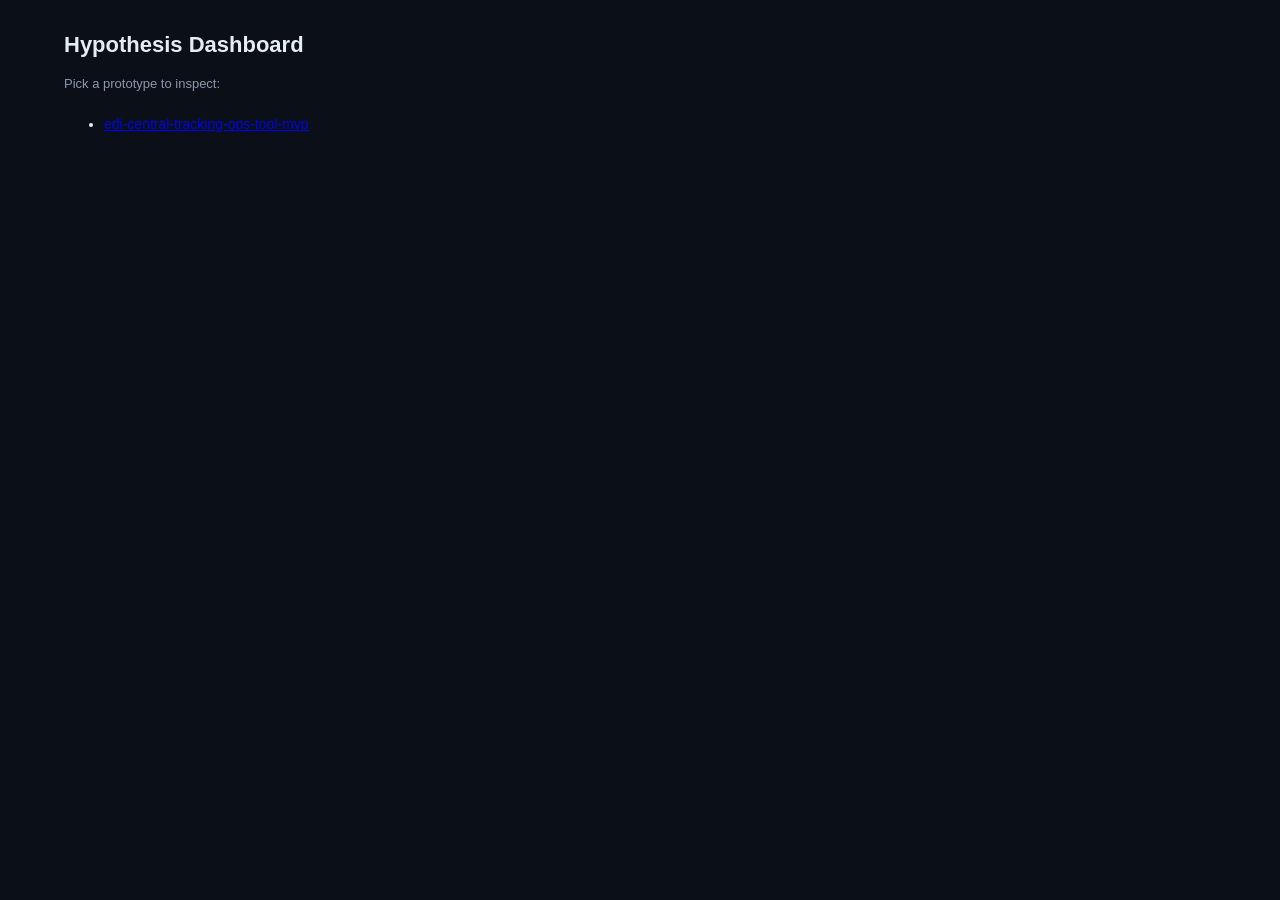
<file: _shared/dashboard.html>
<!doctype html>
<html lang="en">
<head>
  <meta charset="utf-8" />
  <meta name="viewport" content="width=device-width,initial-scale=1" />
  <title>Hypothesis Dashboard</title>
  <link rel="stylesheet" href="dashboard.css" />
</head>
<body>
  <script src="dashboard.js"></script>
</body>
</html>
</file>
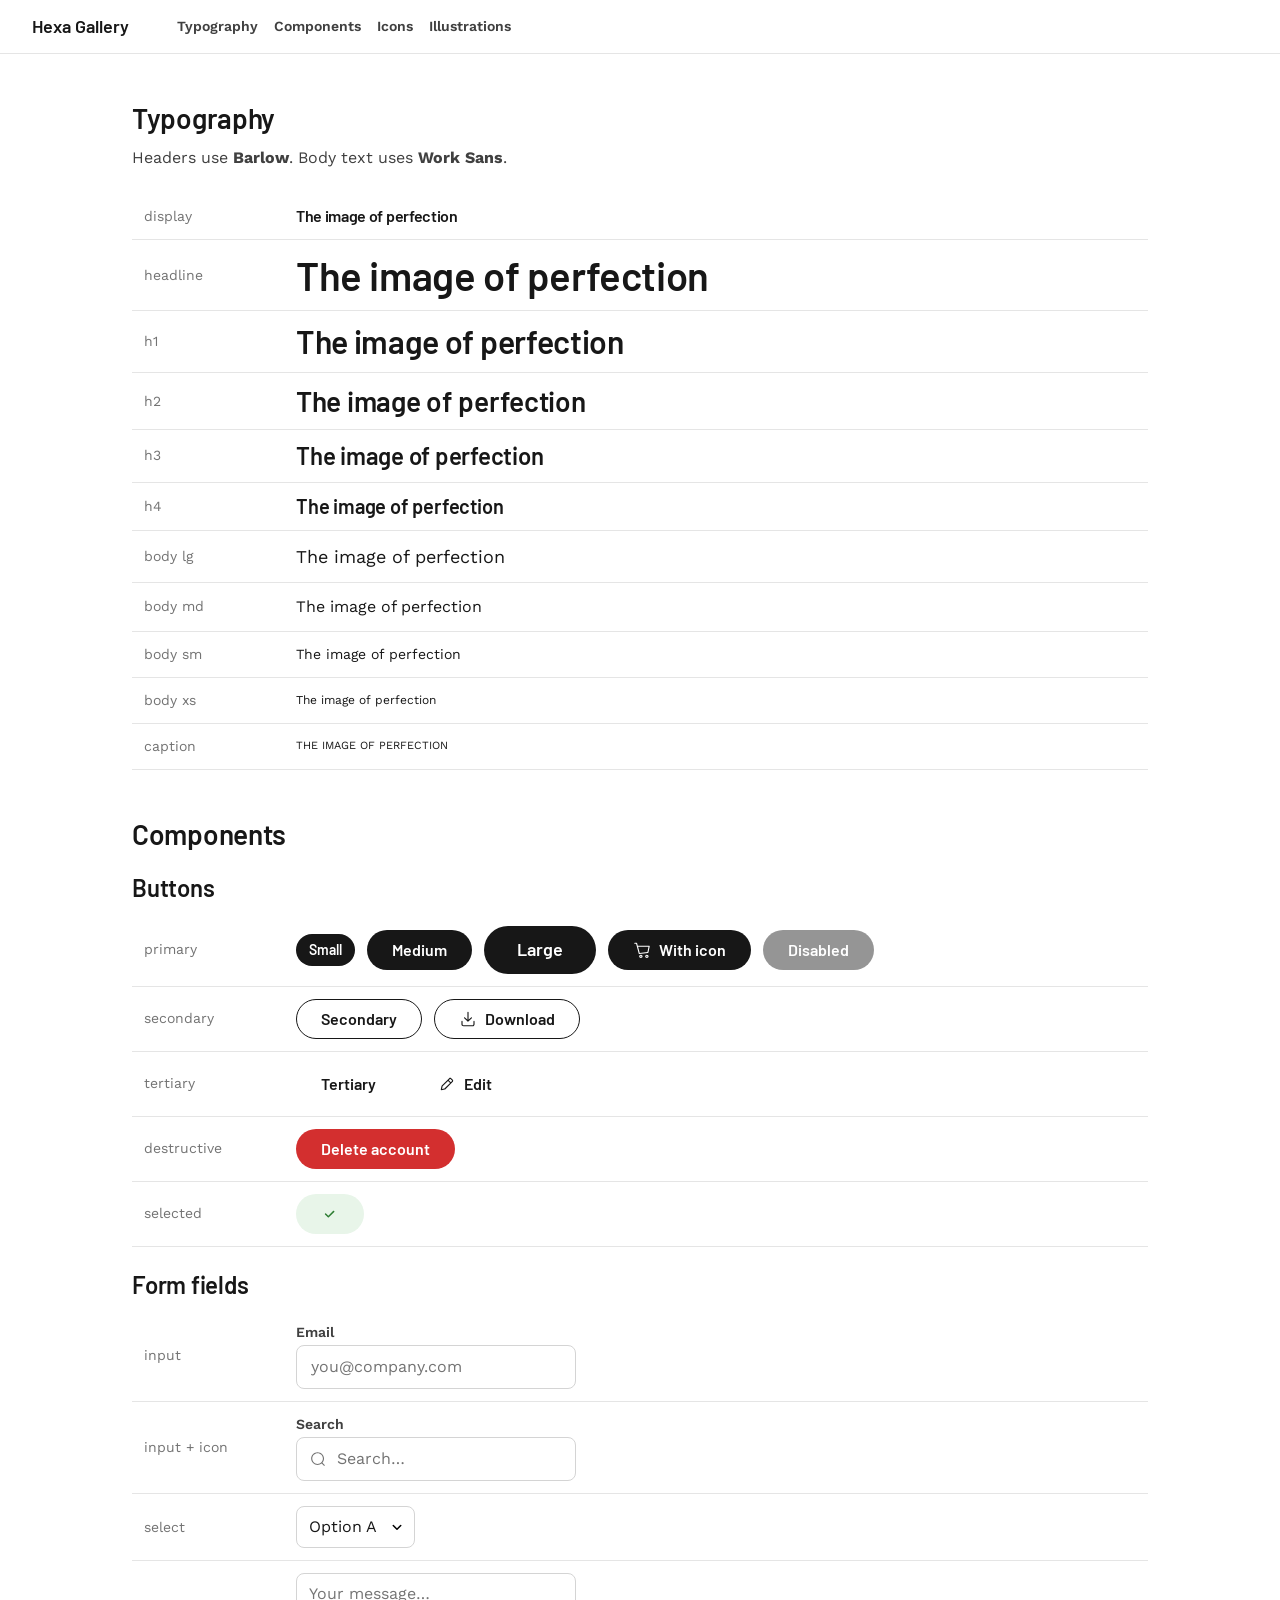
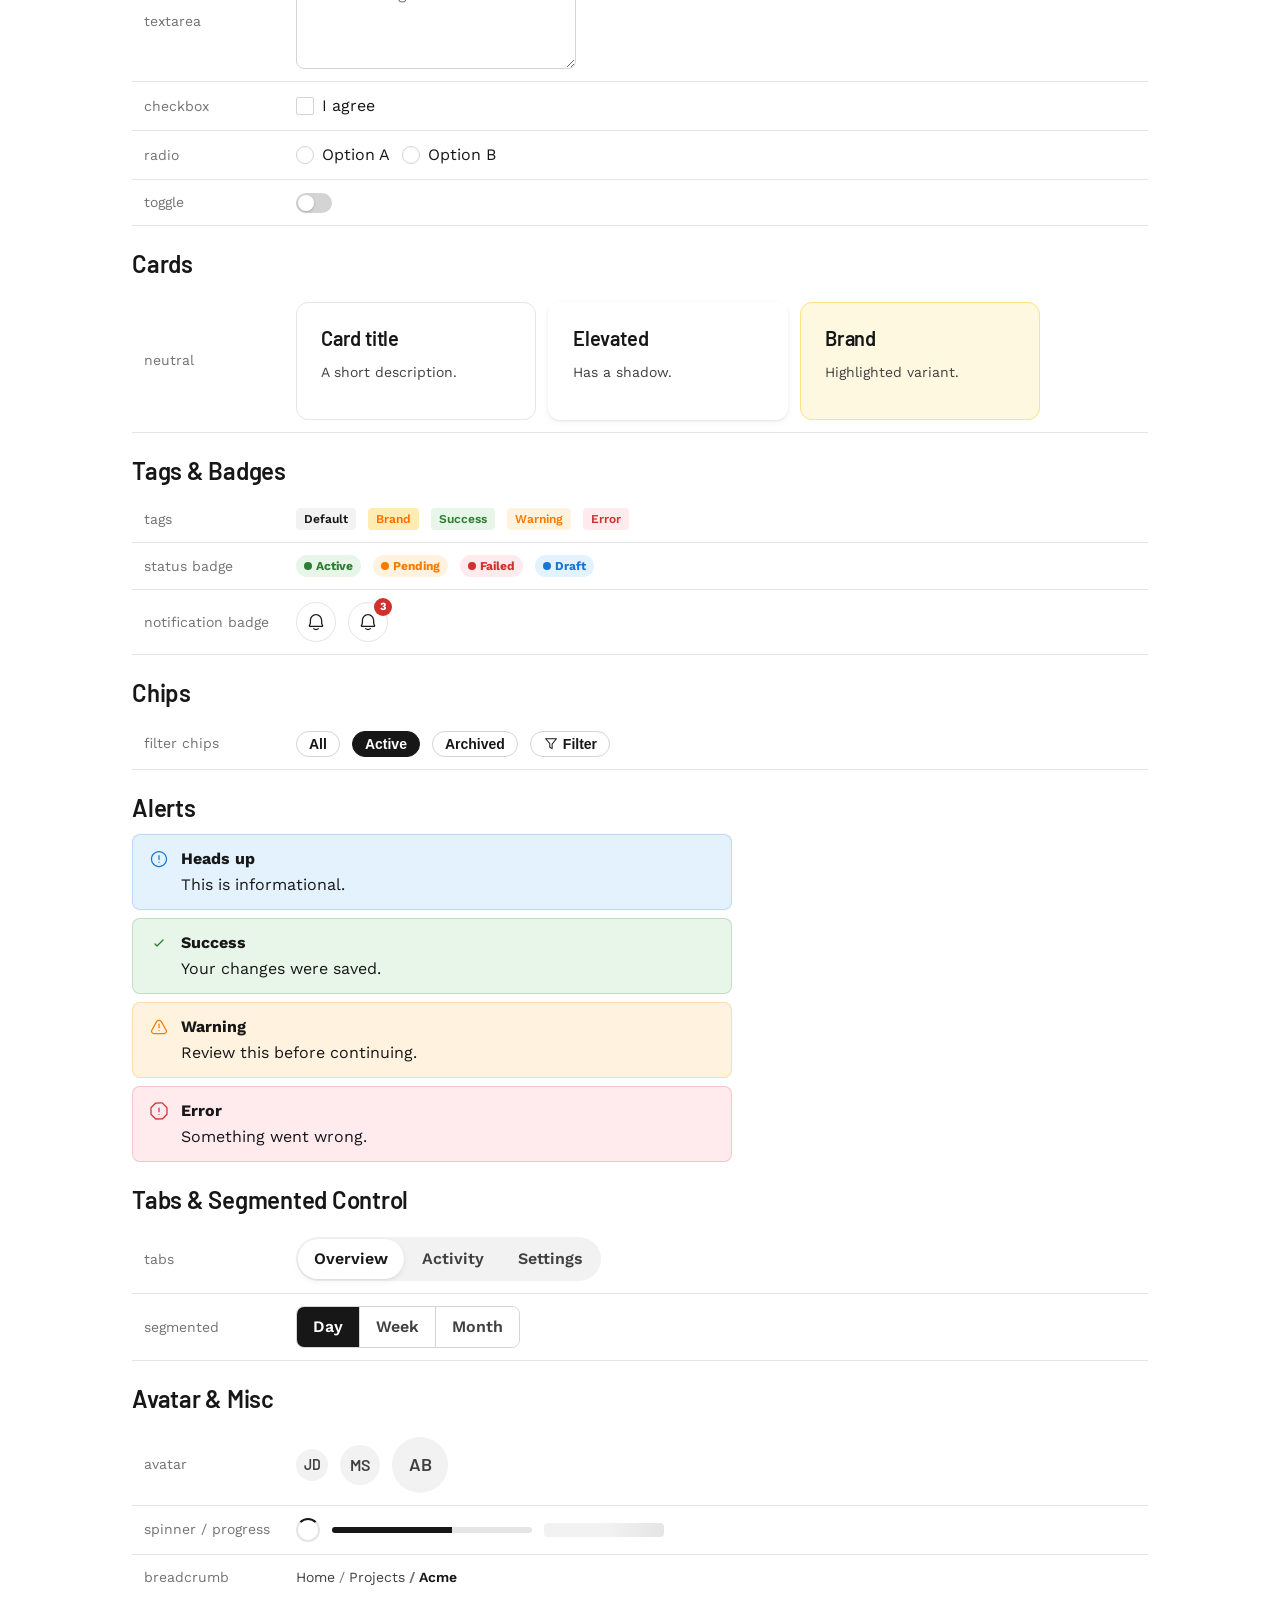
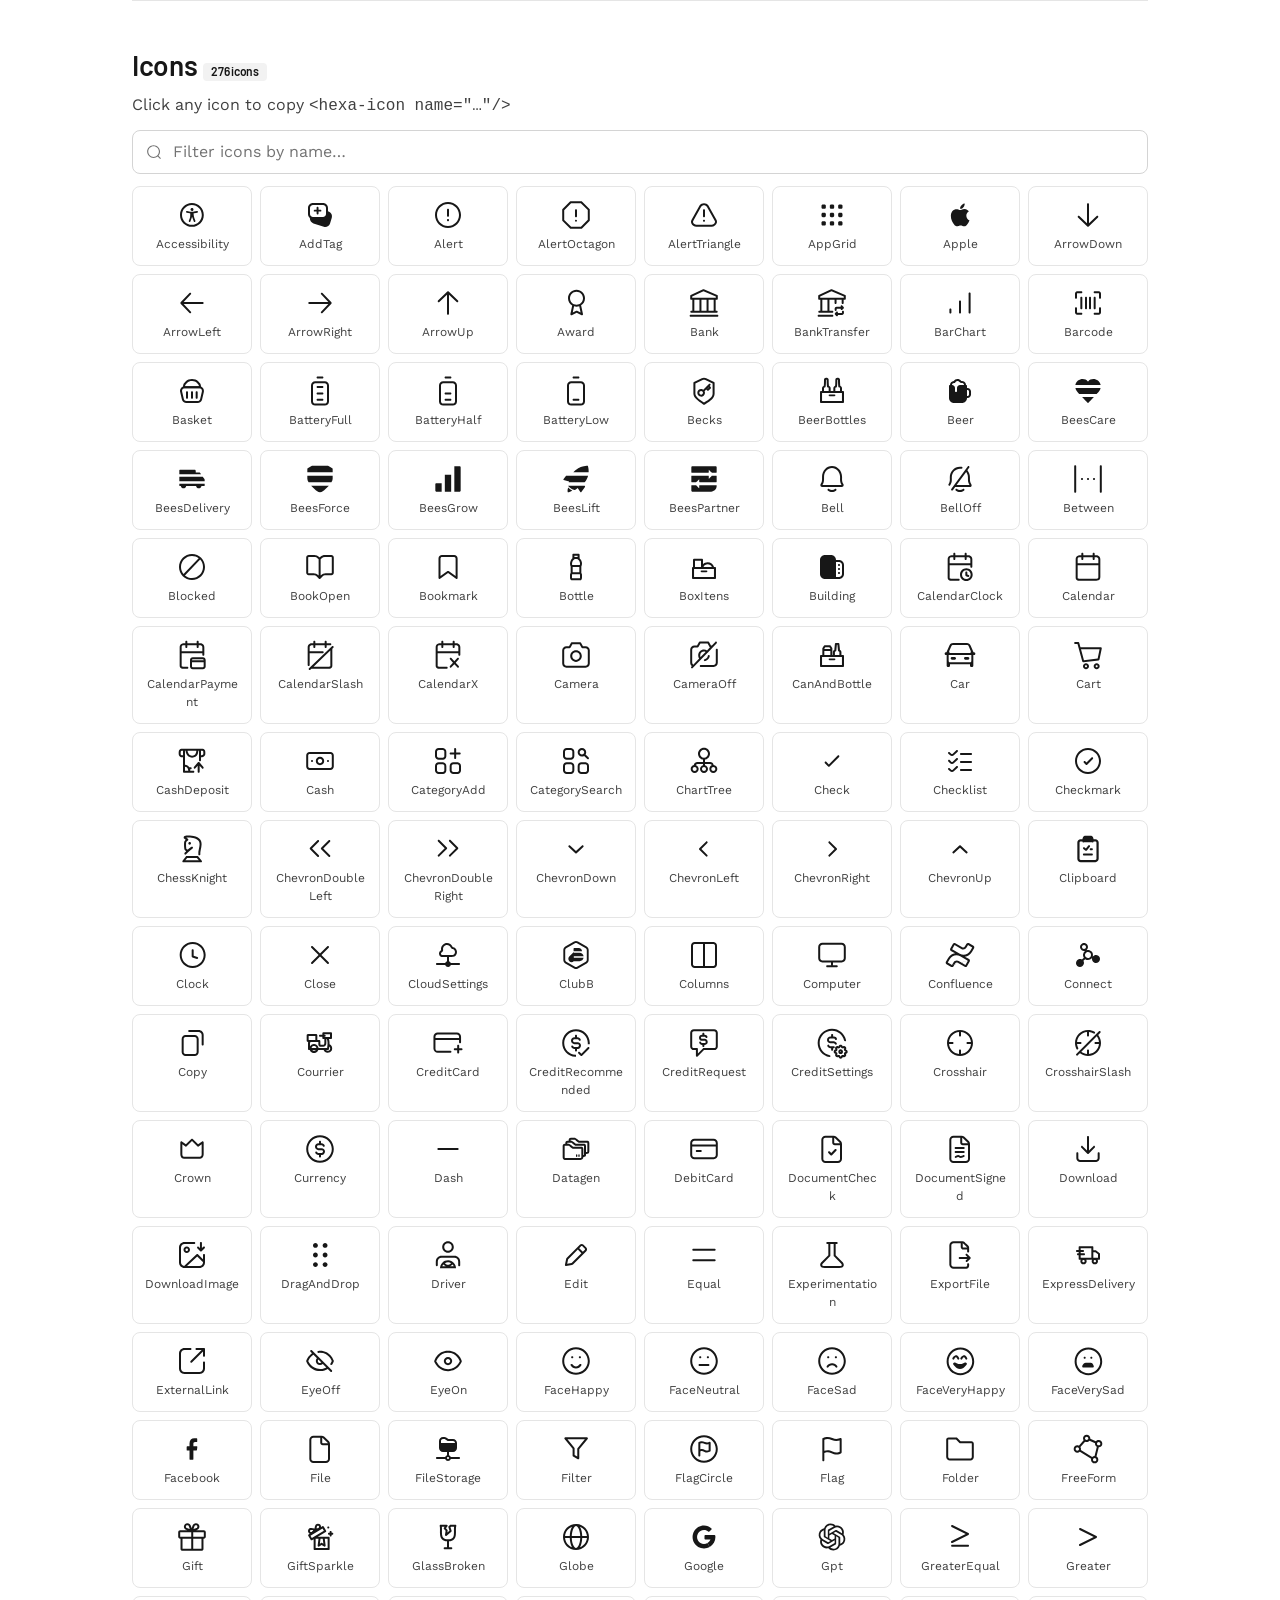
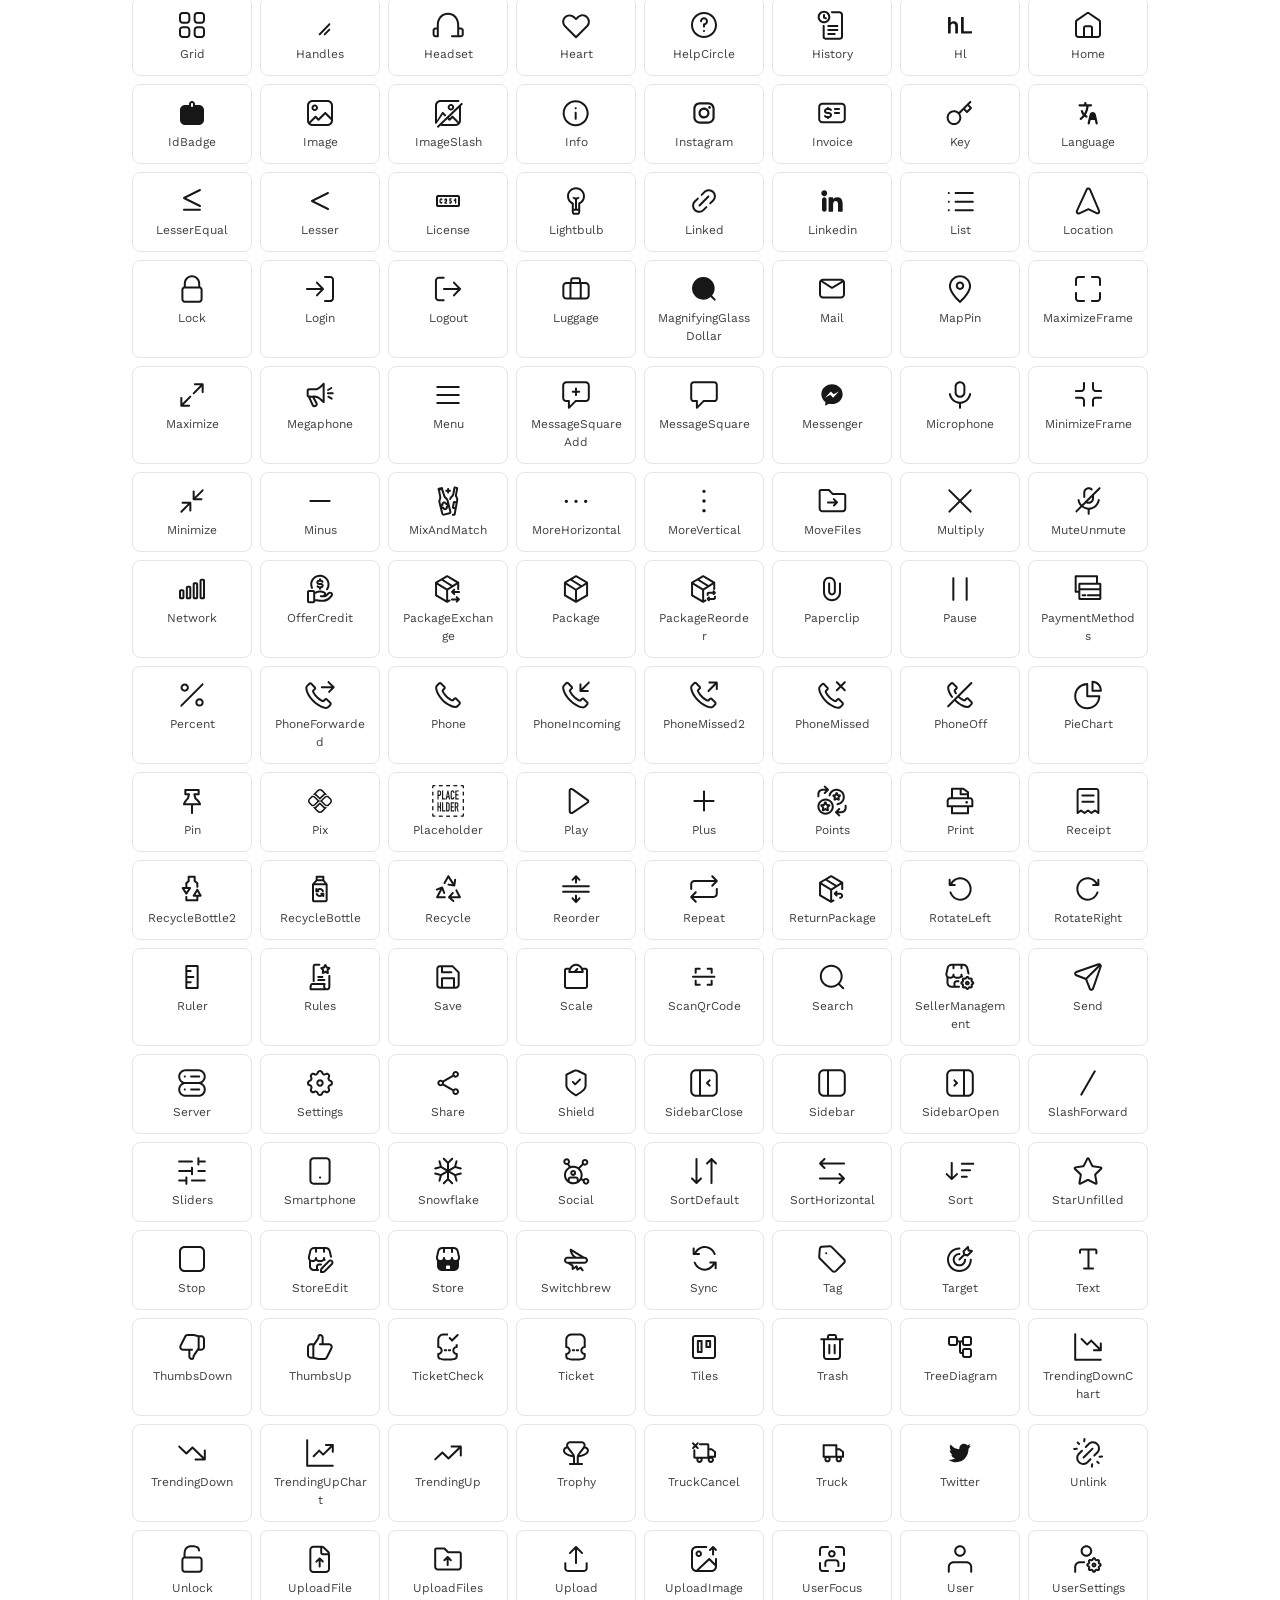
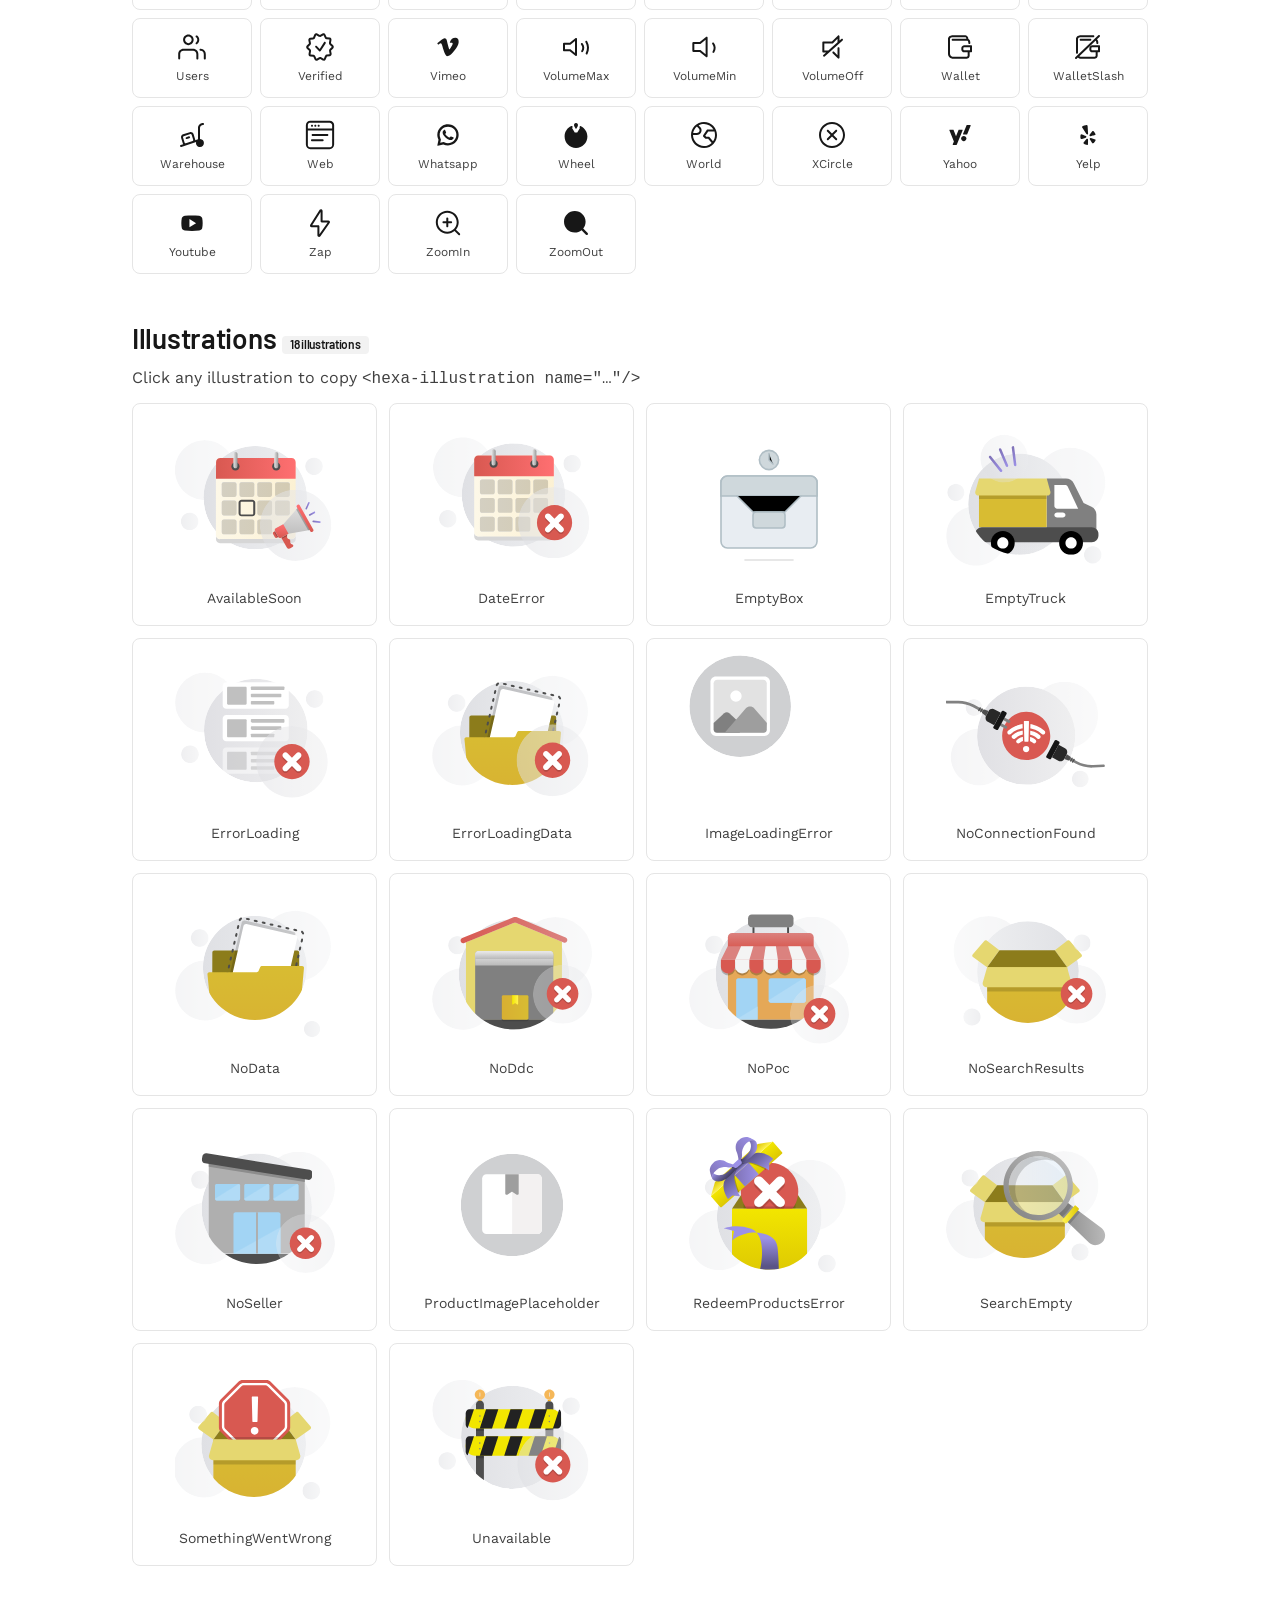
<file: _shared/gallery.html>
<!doctype html>
<html lang="en">
<head>
  <meta charset="utf-8" />
  <meta name="viewport" content="width=device-width,initial-scale=1" />
  <title>Hexa Gallery</title>
  <link rel="stylesheet" href="hexa-tokens.css" />
  <link rel="stylesheet" href="hexa-components.css" />
  <script src="hexa.js" defer></script>
  <style>
    .gal-section { margin-bottom: var(--hexa-space-3xl); }
    .gal-icons { display: grid; grid-template-columns: repeat(auto-fill, minmax(120px, 1fr)); gap: var(--hexa-space-sm); }
    .gal-icon-cell { display: flex; flex-direction: column; align-items: center; gap: var(--hexa-space-xs); padding: var(--hexa-space-md); border: 1px solid var(--hexa-border-default); border-radius: var(--hexa-radius-md); background: var(--hexa-surface-primary); cursor: pointer; transition: all var(--hexa-duration-fast) var(--hexa-easing); text-align: center; }
    .gal-icon-cell:hover { border-color: var(--hexa-neutral-900); transform: translateY(-2px); box-shadow: var(--hexa-elevation-neutral); }
    .gal-icon-cell hexa-icon { width: 32px; height: 32px; }
    .gal-icon-cell .gal-icon-name { font-size: var(--hexa-text-body-xs-size); color: var(--hexa-fg-neutral-secondary); word-break: break-word; }
    .gal-ills { display: grid; grid-template-columns: repeat(auto-fill, minmax(220px, 1fr)); gap: var(--hexa-space-md); }
    .gal-ill-cell { display: flex; flex-direction: column; align-items: center; gap: var(--hexa-space-sm); padding: var(--hexa-space-lg); border: 1px solid var(--hexa-border-default); border-radius: var(--hexa-radius-md); background: var(--hexa-surface-primary); }
    .gal-ill-cell hexa-illustration { width: 160px; height: 160px; }
    .gal-search { display:flex; gap: var(--hexa-space-sm); margin-bottom: var(--hexa-space-md); }
    .gal-search input { flex: 1; }
    .gal-comp-row { display: flex; flex-wrap: wrap; gap: var(--hexa-space-md); align-items: center; padding: var(--hexa-space-md); border-bottom: 1px solid var(--hexa-border-default); }
    .gal-comp-label { width: 140px; color: var(--hexa-fg-neutral-tertiary); font-size: var(--hexa-text-body-sm-size); }
    .toast { position: fixed; bottom: 24px; left: 50%; transform: translateX(-50%); background: var(--hexa-surface-inverse); color: var(--hexa-fg-on-inverse); padding: var(--hexa-space-sm) var(--hexa-space-lg); border-radius: var(--hexa-radius-md); opacity: 0; transition: opacity .2s; pointer-events: none; }
    .toast.show { opacity: 1; }
  </style>
</head>
<body>
  <header class="hexa-topbar">
    <a class="hexa-brand" href="../">Hexa Gallery</a>
    <nav>
      <a href="#typography">Typography</a>
      <a href="#components">Components</a>
      <a href="#icons">Icons</a>
      <a href="#illustrations">Illustrations</a>
    </nav>
  </header>

  <main class="hexa-screen">

    <section id="typography" class="gal-section">
      <h2 class="mb-md">Typography</h2>
      <p class="text-body-md text-fg-neutral-secondary mb-xl">Headers use <strong>Barlow</strong>. Body text uses <strong>Work Sans</strong>.</p>
      <div class="gal-comp-row"><span class="gal-comp-label">display</span><span class="hexa-display">The image of perfection</span></div>
      <div class="gal-comp-row"><span class="gal-comp-label">headline</span><span class="hexa-headline">The image of perfection</span></div>
      <div class="gal-comp-row"><span class="gal-comp-label">h1</span><h1>The image of perfection</h1></div>
      <div class="gal-comp-row"><span class="gal-comp-label">h2</span><h2>The image of perfection</h2></div>
      <div class="gal-comp-row"><span class="gal-comp-label">h3</span><h3>The image of perfection</h3></div>
      <div class="gal-comp-row"><span class="gal-comp-label">h4</span><h4>The image of perfection</h4></div>
      <div class="gal-comp-row"><span class="gal-comp-label">body lg</span><span class="text-body-lg">The image of perfection</span></div>
      <div class="gal-comp-row"><span class="gal-comp-label">body md</span><span class="text-body-md">The image of perfection</span></div>
      <div class="gal-comp-row"><span class="gal-comp-label">body sm</span><span class="text-body-sm">The image of perfection</span></div>
      <div class="gal-comp-row"><span class="gal-comp-label">body xs</span><span class="text-body-xs">The image of perfection</span></div>
      <div class="gal-comp-row"><span class="gal-comp-label">caption</span><span class="text-caption">THE IMAGE OF PERFECTION</span></div>
    </section>

    <section id="components" class="gal-section">
      <h2 class="mb-md">Components</h2>

      <h3 class="mt-xl mb-md">Buttons</h3>
      <div class="gal-comp-row"><span class="gal-comp-label">primary</span>
        <button class="hexa-btn hexa-btn--primary hexa-btn--sm">Small</button>
        <button class="hexa-btn hexa-btn--primary hexa-btn--md">Medium</button>
        <button class="hexa-btn hexa-btn--primary hexa-btn--lg">Large</button>
        <button class="hexa-btn hexa-btn--primary"><hexa-icon name="CartIcon"></hexa-icon> With icon</button>
        <button class="hexa-btn hexa-btn--primary" disabled>Disabled</button>
      </div>
      <div class="gal-comp-row"><span class="gal-comp-label">secondary</span>
        <button class="hexa-btn hexa-btn--secondary">Secondary</button>
        <button class="hexa-btn hexa-btn--secondary"><hexa-icon name="DownloadIcon"></hexa-icon> Download</button>
      </div>
      <div class="gal-comp-row"><span class="gal-comp-label">tertiary</span>
        <button class="hexa-btn hexa-btn--tertiary">Tertiary</button>
        <button class="hexa-btn hexa-btn--tertiary"><hexa-icon name="EditIcon"></hexa-icon> Edit</button>
      </div>
      <div class="gal-comp-row"><span class="gal-comp-label">destructive</span>
        <button class="hexa-btn hexa-btn--destructive">Delete account</button>
      </div>
      <div class="gal-comp-row"><span class="gal-comp-label">selected</span>
        <button class="hexa-btn hexa-btn--primary hexa-btn--selected"></button>
      </div>

      <h3 class="mt-xl mb-md">Form fields</h3>
      <div class="gal-comp-row"><span class="gal-comp-label">input</span>
        <label class="hexa-field" style="width:280px"><span class="hexa-label">Email</span><span class="hexa-input-wrap"><input class="hexa-input" placeholder="you@company.com"/></span></label>
      </div>
      <div class="gal-comp-row"><span class="gal-comp-label">input + icon</span>
        <label class="hexa-field" style="width:280px"><span class="hexa-label">Search</span><span class="hexa-input-wrap"><hexa-icon name="SearchIcon"></hexa-icon><input class="hexa-input" placeholder="Search…"/></span></label>
      </div>
      <div class="gal-comp-row"><span class="gal-comp-label">select</span>
        <select class="hexa-select"><option>Option A</option><option>Option B</option></select>
      </div>
      <div class="gal-comp-row"><span class="gal-comp-label">textarea</span>
        <textarea class="hexa-textarea" placeholder="Your message…" style="width:280px"></textarea>
      </div>
      <div class="gal-comp-row"><span class="gal-comp-label">checkbox</span>
        <label class="hexa-check"><input type="checkbox"/> I agree</label>
      </div>
      <div class="gal-comp-row"><span class="gal-comp-label">radio</span>
        <label class="hexa-radio"><input type="radio" name="r"/> Option A</label>
        <label class="hexa-radio"><input type="radio" name="r"/> Option B</label>
      </div>
      <div class="gal-comp-row"><span class="gal-comp-label">toggle</span>
        <label class="hexa-toggle"><input type="checkbox"/></label>
      </div>

      <h3 class="mt-xl mb-md">Cards</h3>
      <div class="gal-comp-row"><span class="gal-comp-label">neutral</span>
        <article class="hexa-card" style="width:240px"><h4>Card title</h4><p class="text-body-sm text-fg-neutral-secondary">A short description.</p></article>
        <article class="hexa-card hexa-card--elevation" style="width:240px"><h4>Elevated</h4><p class="text-body-sm text-fg-neutral-secondary">Has a shadow.</p></article>
        <article class="hexa-card hexa-card--brand" style="width:240px"><h4>Brand</h4><p class="text-body-sm text-fg-neutral-secondary">Highlighted variant.</p></article>
      </div>

      <h3 class="mt-xl mb-md">Tags &amp; Badges</h3>
      <div class="gal-comp-row"><span class="gal-comp-label">tags</span>
        <span class="hexa-tag">Default</span>
        <span class="hexa-tag hexa-tag--brand">Brand</span>
        <span class="hexa-tag hexa-tag--success">Success</span>
        <span class="hexa-tag hexa-tag--warning">Warning</span>
        <span class="hexa-tag hexa-tag--error">Error</span>
      </div>
      <div class="gal-comp-row"><span class="gal-comp-label">status badge</span>
        <span class="hexa-status-badge hexa-status-badge--success">Active</span>
        <span class="hexa-status-badge hexa-status-badge--warning">Pending</span>
        <span class="hexa-status-badge hexa-status-badge--error">Failed</span>
        <span class="hexa-status-badge hexa-status-badge--info">Draft</span>
      </div>
      <div class="gal-comp-row"><span class="gal-comp-label">notification badge</span>
        <button class="hexa-icon-btn"><hexa-icon name="BellIcon"></hexa-icon></button>
        <span style="position:relative"><button class="hexa-icon-btn"><hexa-icon name="BellIcon"></hexa-icon></button><span class="hexa-badge" style="position:absolute;top:-4px;right:-4px">3</span></span>
      </div>

      <h3 class="mt-xl mb-md">Chips</h3>
      <div class="gal-comp-row"><span class="gal-comp-label">filter chips</span>
        <button class="hexa-chip">All</button>
        <button class="hexa-chip" aria-pressed="true">Active</button>
        <button class="hexa-chip">Archived</button>
        <button class="hexa-chip"><hexa-icon name="FilterIcon"></hexa-icon> Filter</button>
      </div>

      <h3 class="mt-xl mb-md">Alerts</h3>
      <div class="flex flex-col gap-sm" style="max-width:600px">
        <div class="hexa-alert hexa-alert--info"><hexa-icon name="AlertIcon"></hexa-icon><div class="hexa-alert-body"><div class="hexa-alert-title">Heads up</div>This is informational.</div></div>
        <div class="hexa-alert hexa-alert--success"><hexa-icon name="CheckIcon"></hexa-icon><div class="hexa-alert-body"><div class="hexa-alert-title">Success</div>Your changes were saved.</div></div>
        <div class="hexa-alert hexa-alert--warning"><hexa-icon name="AlertTriangleIcon"></hexa-icon><div class="hexa-alert-body"><div class="hexa-alert-title">Warning</div>Review this before continuing.</div></div>
        <div class="hexa-alert hexa-alert--error"><hexa-icon name="AlertOctagonIcon"></hexa-icon><div class="hexa-alert-body"><div class="hexa-alert-title">Error</div>Something went wrong.</div></div>
      </div>

      <h3 class="mt-xl mb-md">Tabs &amp; Segmented Control</h3>
      <div class="gal-comp-row"><span class="gal-comp-label">tabs</span>
        <div class="hexa-tabs"><button class="hexa-tab" aria-selected="true">Overview</button><button class="hexa-tab">Activity</button><button class="hexa-tab">Settings</button></div>
      </div>
      <div class="gal-comp-row"><span class="gal-comp-label">segmented</span>
        <div class="hexa-segments"><button aria-pressed="true">Day</button><button>Week</button><button>Month</button></div>
      </div>

      <h3 class="mt-xl mb-md">Avatar &amp; Misc</h3>
      <div class="gal-comp-row"><span class="gal-comp-label">avatar</span>
        <span class="hexa-avatar hexa-avatar--sm">JD</span>
        <span class="hexa-avatar">MS</span>
        <span class="hexa-avatar hexa-avatar--lg">AB</span>
      </div>
      <div class="gal-comp-row"><span class="gal-comp-label">spinner / progress</span>
        <span class="hexa-spinner"></span>
        <div class="hexa-progress" style="width:200px"><span style="width:60%"></span></div>
        <div class="hexa-skeleton" style="width:120px;height:14px"></div>
      </div>
      <div class="gal-comp-row"><span class="gal-comp-label">breadcrumb</span>
        <ul class="hexa-breadcrumb"><li><a href="#">Home</a></li><li><a href="#">Projects</a></li><li aria-current="page">Acme</li></ul>
      </div>
    </section>

    <section id="icons" class="gal-section">
      <h2 class="mb-md">Icons <span class="hexa-tag" id="iconCount">…</span></h2>
      <p class="text-body-md text-fg-neutral-secondary mb-md">Click any icon to copy <code>&lt;hexa-icon name="…"/&gt;</code></p>
      <div class="gal-search">
        <span class="hexa-input-wrap" style="flex:1"><hexa-icon name="SearchIcon"></hexa-icon><input class="hexa-input" id="iconSearch" placeholder="Filter icons by name…"/></span>
      </div>
      <div class="gal-icons" id="iconGrid"></div>
    </section>

    <section id="illustrations" class="gal-section">
      <h2 class="mb-md">Illustrations <span class="hexa-tag" id="illCount">…</span></h2>
      <p class="text-body-md text-fg-neutral-secondary mb-md">Click any illustration to copy <code>&lt;hexa-illustration name="…"/&gt;</code></p>
      <div class="gal-ills" id="illGrid"></div>
    </section>

  </main>

  <div class="toast" id="toast"></div>

  <script>
    function toast(msg) {
      const t = document.getElementById('toast');
      t.textContent = msg;
      t.classList.add('show');
      setTimeout(() => t.classList.remove('show'), 1500);
    }
    function copy(text) { navigator.clipboard.writeText(text); toast('Copied: ' + text); }

    fetch('icons.json').then(r => r.json()).then(icons => {
      const names = Object.keys(icons).sort();
      document.getElementById('iconCount').textContent = names.length + ' icons';
      const grid = document.getElementById('iconGrid');
      function render(filter) {
        const f = (filter || '').toLowerCase();
        grid.innerHTML = names.filter(n => !f || n.toLowerCase().includes(f)).map(n => `
          <div class="gal-icon-cell" onclick='copy(&apos;<hexa-icon name="${n}"></hexa-icon>&apos;)'>
            <hexa-icon name="${n}"></hexa-icon>
            <span class="gal-icon-name">${n.replace(/Icon$/, '')}</span>
          </div>`).join('');
      }
      render('');
      document.getElementById('iconSearch').addEventListener('input', (e) => render(e.target.value));
    });

    fetch('illustrations.json').then(r => r.json()).then(ills => {
      const names = Object.keys(ills).sort();
      document.getElementById('illCount').textContent = names.length + ' illustrations';
      document.getElementById('illGrid').innerHTML = names.map(n => `
        <div class="gal-ill-cell" onclick='copy(&apos;<hexa-illustration name="${n}"></hexa-illustration>&apos;)'>
          <hexa-illustration name="${n}"></hexa-illustration>
          <span class="text-body-sm text-fg-neutral-secondary">${n}</span>
        </div>`).join('');
    });
  </script>
</body>
</html>
</file>
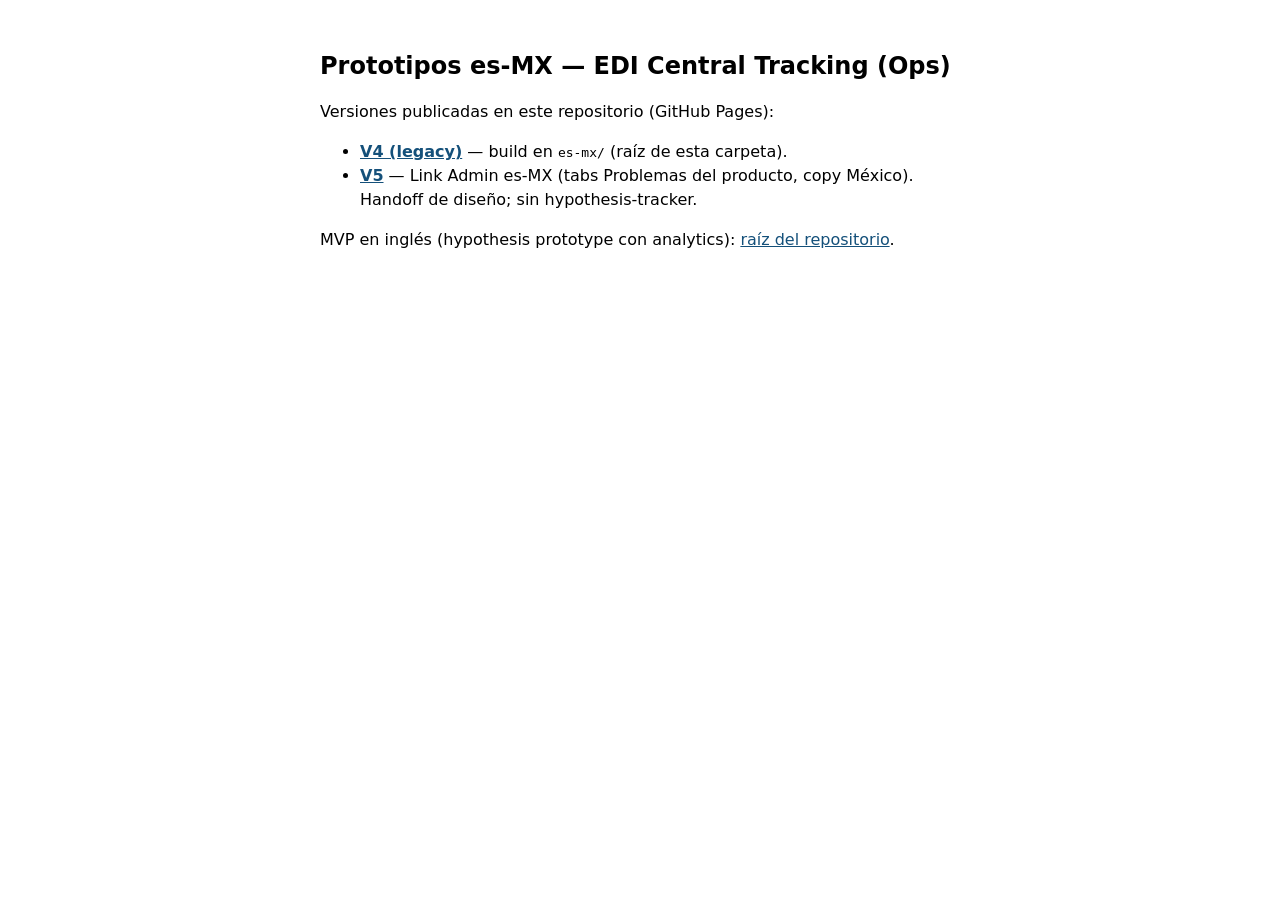
<file: es-mx/versions.html>
<!doctype html>
<html lang="es-MX">
  <head>
    <meta charset="UTF-8" />
    <meta name="viewport" content="width=device-width, initial-scale=1.0" />
    <title>EDI Central Tracking — prototipos es-MX</title>
    <style>
      body {
        font-family: "Work Sans", system-ui, sans-serif;
        max-width: 40rem;
        margin: 3rem auto;
        padding: 0 1.5rem;
        line-height: 1.5;
      }
      h1 {
        font-family: Barlow, system-ui, sans-serif;
        font-size: 1.5rem;
      }
      a {
        color: #14507a;
      }
    </style>
  </head>
  <body>
    <h1>Prototipos es-MX — EDI Central Tracking (Ops)</h1>
    <p>Versiones publicadas en este repositorio (GitHub Pages):</p>
    <ul>
      <li>
        <strong><a href="./">V4 (legacy)</a></strong> — build en <code>es-mx/</code> (raíz de esta carpeta).
      </li>
      <li>
        <strong><a href="./v5/">V5</a></strong> — Link Admin es-MX (tabs Problemas del producto, copy México).
        Handoff de diseño; sin hypothesis-tracker.
      </li>
    </ul>
    <p>
      MVP en inglés (hypothesis prototype con analytics):
      <a href="../">raíz del repositorio</a>.
    </p>
  </body>
</html>
</file>
<file: shared/hexa-components.css>
/**
 * Hexa Design System — component port
 * Visuals match the live Storybook (Bees Yellow theme).
 */

/* ===================================================================
 * BUTTON
 * Variants: primary | secondary | tertiary | destructive
 * Sizes: sm | md | lg
 * States: default | selected | disabled | loading
 * Modifiers: float (shadow), with leading/trailing icon
 * =================================================================== */
.hexa-btn {
  --btn-bg: var(--hexa-neutral-900);
  --btn-fg: var(--hexa-neutral-0);
  --btn-bd: transparent;
  --btn-px: var(--hexa-space-xl);
  --btn-py: var(--hexa-space-sm);
  --btn-fs: var(--hexa-text-body-md-size);
  --btn-min-h: 40px;

  display: inline-flex;
  align-items: center;
  justify-content: center;
  gap: var(--hexa-space-sm);
  font-family: var(--hexa-font-header);
  font-weight: 700;
  font-size: var(--btn-fs);
  line-height: 1.1;
  padding: var(--btn-py) var(--btn-px);
  min-height: var(--btn-min-h);
  background: var(--btn-bg);
  color: var(--btn-fg);
  border: 1px solid var(--btn-bd);
  border-radius: var(--hexa-radius-pill);
  cursor: pointer;
  transition: background-color var(--hexa-duration-fast) var(--hexa-easing), color var(--hexa-duration-fast) var(--hexa-easing), border-color var(--hexa-duration-fast) var(--hexa-easing), box-shadow var(--hexa-duration-fast) var(--hexa-easing), transform var(--hexa-duration-fast) var(--hexa-easing);
  user-select: none;
  white-space: nowrap;
  text-decoration: none;
}
.hexa-btn:active { transform: translateY(1px); }
.hexa-btn:focus-visible { outline-offset: 3px; }

/* Sizes */
.hexa-btn--sm  { --btn-px: var(--hexa-space-md); --btn-py: var(--hexa-space-xs); --btn-fs: var(--hexa-text-body-sm-size); --btn-min-h: 32px; }
.hexa-btn--md  { --btn-px: var(--hexa-space-xl); --btn-py: var(--hexa-space-sm); --btn-fs: var(--hexa-text-body-md-size); --btn-min-h: 40px; }
.hexa-btn--lg  { --btn-px: var(--hexa-space-2xl); --btn-py: var(--hexa-space-md); --btn-fs: var(--hexa-text-body-lg-size); --btn-min-h: 48px; }

/* Variant: primary (default) — solid black */
.hexa-btn--primary { --btn-bg: var(--hexa-neutral-900); --btn-fg: var(--hexa-neutral-0); }
.hexa-btn--primary:hover:not(:disabled):not(.is-disabled) { --btn-bg: var(--hexa-neutral-800); }

/* Variant: secondary — outline */
.hexa-btn--secondary { --btn-bg: var(--hexa-surface-primary); --btn-fg: var(--hexa-fg-neutral-primary); --btn-bd: var(--hexa-neutral-900); }
.hexa-btn--secondary:hover:not(:disabled):not(.is-disabled) { --btn-bg: var(--hexa-neutral-100); }

/* Variant: tertiary — ghost */
.hexa-btn--tertiary { --btn-bg: transparent; --btn-fg: var(--hexa-fg-neutral-primary); --btn-bd: transparent; }
.hexa-btn--tertiary:hover:not(:disabled):not(.is-disabled) { --btn-bg: var(--hexa-surface-secondary); }

/* Variant: destructive */
.hexa-btn--destructive { --btn-bg: var(--hexa-status-error); --btn-fg: var(--hexa-neutral-0); }
.hexa-btn--destructive:hover:not(:disabled):not(.is-disabled) { --btn-bg: #B71C1C; }

/* States */
.hexa-btn:disabled, .hexa-btn.is-disabled {
  cursor: not-allowed;
  opacity: 0.45;
  pointer-events: none;
}
.hexa-btn--selected, .hexa-btn[aria-pressed="true"] {
  background: var(--hexa-status-success-bg);
  color: var(--hexa-status-success);
  border-color: transparent;
}
.hexa-btn--selected::before {
  content: "";
  width: 18px; height: 18px;
  background: currentColor;
  -webkit-mask: url("data:image/svg+xml;utf8,<svg xmlns='http://www.w3.org/2000/svg' viewBox='0 0 24 24'><path d='M16.3 7.8a1 1 0 011.4 1.4l-7.2 7.2a1 1 0 01-1.4 0L5.3 12.6a1 1 0 011.4-1.4l3.1 3.1 6.5-6.5z' fill='currentColor'/></svg>") center/contain no-repeat;
  mask: url("data:image/svg+xml;utf8,<svg xmlns='http://www.w3.org/2000/svg' viewBox='0 0 24 24'><path d='M16.3 7.8a1 1 0 011.4 1.4l-7.2 7.2a1 1 0 01-1.4 0L5.3 12.6a1 1 0 011.4-1.4l3.1 3.1 6.5-6.5z' fill='currentColor'/></svg>") center/contain no-repeat;
}
.hexa-btn--loading { color: transparent !important; pointer-events: none; }
.hexa-btn--loading::after {
  content: "";
  position: absolute;
  width: 6px; height: 6px;
  border-radius: 50%;
  background: currentColor;
  color: var(--btn-fg);
  box-shadow: -10px 0 0 currentColor, 10px 0 0 currentColor;
  animation: hexa-btn-pulse 1s ease-in-out infinite;
}
.hexa-btn { position: relative; }
@keyframes hexa-btn-pulse {
  0%, 100% { opacity: .35; }
  50%      { opacity: 1; }
}

/* Float modifier */
.hexa-btn--float { box-shadow: var(--hexa-elevation-neutral-strong); }

/* Icon + Illustration custom elements get sensible defaults */
hexa-icon, .hexa-icon {
  display: inline-block;
  width: 20px;
  height: 20px;
  flex-shrink: 0;
  vertical-align: middle;
  line-height: 0;
}
hexa-icon > svg, .hexa-icon > svg { display: block; width: 100%; height: 100%; }

hexa-illustration, .hexa-illustration {
  display: inline-block;
  width: 200px;
  height: 200px;
  line-height: 0;
}
hexa-illustration > svg, .hexa-illustration > svg { display: block; width: 100%; height: 100%; }

/* Icons inside buttons follow the button size */
.hexa-btn hexa-icon, .hexa-btn .hexa-icon { width: 18px; height: 18px; }
.hexa-btn--sm hexa-icon, .hexa-btn--sm .hexa-icon { width: 16px; height: 16px; }
.hexa-btn--lg hexa-icon, .hexa-btn--lg .hexa-icon { width: 20px; height: 20px; }
.hexa-icon-btn hexa-icon, .hexa-icon-btn .hexa-icon { width: 20px; height: 20px; }
.hexa-icon-btn--sm hexa-icon, .hexa-icon-btn--sm .hexa-icon { width: 16px; height: 16px; }
.hexa-input-wrap hexa-icon, .hexa-input-wrap .hexa-icon { width: 18px; height: 18px; color: var(--hexa-fg-neutral-tertiary); }
.hexa-alert hexa-icon, .hexa-alert .hexa-icon { width: 20px; height: 20px; flex-shrink: 0; margin-top: 2px; }
.hexa-tab hexa-icon, .hexa-tab .hexa-icon, .hexa-chip hexa-icon, .hexa-chip .hexa-icon { width: 16px; height: 16px; }

/* ===================================================================
 * TEXT BUTTON — link-style action
 * =================================================================== */
.hexa-text-btn {
  background: none;
  border: none;
  color: var(--hexa-fg-neutral-primary);
  font-family: var(--hexa-font-body);
  font-weight: 600;
  cursor: pointer;
  padding: var(--hexa-space-2xs) var(--hexa-space-xs);
  text-decoration: underline;
  text-underline-offset: 3px;
}
.hexa-text-btn:hover { color: var(--hexa-brand-700); }

/* ===================================================================
 * ICON BUTTON — square/round trigger
 * =================================================================== */
.hexa-icon-btn {
  display: inline-flex;
  align-items: center;
  justify-content: center;
  width: 40px; height: 40px;
  border-radius: var(--hexa-radius-pill);
  background: var(--hexa-surface-primary);
  color: var(--hexa-fg-neutral-primary);
  border: 1px solid var(--hexa-border-default);
  cursor: pointer;
  transition: background-color var(--hexa-duration-fast) var(--hexa-easing);
}
.hexa-icon-btn:hover { background: var(--hexa-surface-secondary); }
.hexa-icon-btn .hexa-icon { width: 20px; height: 20px; }
.hexa-icon-btn--sm { width: 32px; height: 32px; }
.hexa-icon-btn--sm .hexa-icon { width: 16px; height: 16px; }

/* ===================================================================
 * INPUT
 * Variants: default | password | monetary | search
 * =================================================================== */
.hexa-field { display: flex; flex-direction: column; gap: var(--hexa-space-2xs); }
.hexa-label {
  font-family: var(--hexa-font-body);
  font-size: var(--hexa-text-body-sm-size);
  font-weight: 600;
  color: var(--hexa-fg-neutral-secondary);
}
.hexa-input-wrap {
  display: flex;
  align-items: center;
  gap: var(--hexa-space-sm);
  background: var(--hexa-surface-primary);
  border: 1px solid var(--hexa-border-input);
  border-radius: var(--hexa-radius-md);
  padding: var(--hexa-space-sm) var(--hexa-space-md);
  transition: border-color var(--hexa-duration-fast) var(--hexa-easing), box-shadow var(--hexa-duration-fast) var(--hexa-easing);
}
.hexa-input-wrap:focus-within {
  border-color: var(--hexa-neutral-900);
  box-shadow: 0 0 0 3px rgba(0, 0, 0, 0.06);
}
.hexa-input-wrap.is-error {
  border-color: var(--hexa-status-error);
  box-shadow: 0 0 0 3px rgba(211, 47, 47, 0.10);
}
.hexa-input-wrap.is-disabled {
  background: var(--hexa-surface-secondary);
  opacity: 0.7;
  pointer-events: none;
}
.hexa-input {
  flex: 1;
  border: none;
  outline: none;
  background: transparent;
  font: inherit;
  color: var(--hexa-fg-neutral-primary);
  min-width: 0;
}
.hexa-input::placeholder { color: var(--hexa-fg-neutral-tertiary); }
.hexa-input-prefix, .hexa-input-suffix {
  color: var(--hexa-fg-neutral-tertiary);
  font-weight: 600;
  display: inline-flex;
  align-items: center;
}
.hexa-helper {
  font-size: var(--hexa-text-body-xs-size);
  color: var(--hexa-fg-neutral-tertiary);
}
.hexa-helper.is-error { color: var(--hexa-status-error); }

/* ===================================================================
 * TEXTAREA
 * =================================================================== */
.hexa-textarea {
  width: 100%;
  min-height: 96px;
  resize: vertical;
  font: inherit;
  color: var(--hexa-fg-neutral-primary);
  background: var(--hexa-surface-primary);
  border: 1px solid var(--hexa-border-input);
  border-radius: var(--hexa-radius-md);
  padding: var(--hexa-space-sm) var(--hexa-space-md);
}
.hexa-textarea:focus { outline: none; border-color: var(--hexa-neutral-900); box-shadow: 0 0 0 3px rgba(0, 0, 0, 0.06); }

/* ===================================================================
 * SELECT (dropdown)
 * =================================================================== */
.hexa-select {
  appearance: none;
  -webkit-appearance: none;
  background:
    url("data:image/svg+xml;utf8,<svg xmlns='http://www.w3.org/2000/svg' viewBox='0 0 24 24'><path d='M7 10l5 5 5-5' fill='none' stroke='currentColor' stroke-width='2' stroke-linecap='round' stroke-linejoin='round'/></svg>")
    right var(--hexa-space-sm) center / 18px no-repeat,
    var(--hexa-surface-primary);
  border: 1px solid var(--hexa-border-input);
  border-radius: var(--hexa-radius-md);
  padding: var(--hexa-space-sm) calc(var(--hexa-space-md) + 24px) var(--hexa-space-sm) var(--hexa-space-md);
  font: inherit;
  color: var(--hexa-fg-neutral-primary);
}
.hexa-select:focus { outline: none; border-color: var(--hexa-neutral-900); box-shadow: 0 0 0 3px rgba(0, 0, 0, 0.06); }

/* ===================================================================
 * CARD
 * Color: neutral | brand | success | warning | error
 * Intensity: clear | weak | medium
 * Elevation: optional shadow (only with neutral + clear)
 * =================================================================== */
.hexa-card {
  background: var(--hexa-surface-primary);
  border: 1px solid var(--hexa-border-default);
  border-radius: var(--hexa-radius-lg);
  padding: var(--hexa-space-xl);
  display: flex;
  flex-direction: column;
  gap: var(--hexa-space-md);
}
.hexa-card--elevation { box-shadow: var(--hexa-elevation-neutral); border-color: transparent; }
.hexa-card--brand    { background: var(--hexa-brand-50);  border-color: var(--hexa-brand-200); }
.hexa-card--success  { background: var(--hexa-status-success-bg);  border-color: rgba(45,125,50,0.20); }
.hexa-card--warning  { background: var(--hexa-status-warning-bg);  border-color: rgba(245,124,0,0.20); }
.hexa-card--error    { background: var(--hexa-status-error-bg);    border-color: rgba(211,47,47,0.20); }
.hexa-card--clickable { cursor: pointer; transition: transform var(--hexa-duration-fast) var(--hexa-easing), box-shadow var(--hexa-duration-fast) var(--hexa-easing); }
.hexa-card--clickable:hover { transform: translateY(-2px); box-shadow: var(--hexa-elevation-neutral-strong); }

/* ===================================================================
 * ALERT — contextual notification
 * Variant: info | success | warning | error
 * =================================================================== */
.hexa-alert {
  display: flex;
  gap: var(--hexa-space-md);
  padding: var(--hexa-space-md) var(--hexa-space-lg);
  border-radius: var(--hexa-radius-md);
  border: 1px solid transparent;
  align-items: flex-start;
}
.hexa-alert .hexa-icon { width: 20px; height: 20px; flex-shrink: 0; margin-top: 2px; }
.hexa-alert--info    { background: var(--hexa-status-info-bg);    color: var(--hexa-status-info);    border-color: rgba(25,118,210,0.20); }
.hexa-alert--success { background: var(--hexa-status-success-bg); color: var(--hexa-status-success); border-color: rgba(45,125,50,0.20); }
.hexa-alert--warning { background: var(--hexa-status-warning-bg); color: var(--hexa-status-warning); border-color: rgba(245,124,0,0.20); }
.hexa-alert--error   { background: var(--hexa-status-error-bg);   color: var(--hexa-status-error);   border-color: rgba(211,47,47,0.20); }
.hexa-alert-body { flex: 1; color: var(--hexa-fg-neutral-primary); }
.hexa-alert-title { font-weight: 700; margin-bottom: var(--hexa-space-2xs); }

/* ===================================================================
 * TAG — small label
 * =================================================================== */
.hexa-tag {
  display: inline-flex;
  align-items: center;
  gap: var(--hexa-space-xs);
  background: var(--hexa-surface-secondary);
  color: var(--hexa-fg-neutral-primary);
  font-size: var(--hexa-text-body-xs-size);
  font-weight: 600;
  padding: var(--hexa-space-2xs) var(--hexa-space-sm);
  border-radius: var(--hexa-radius-sm);
}
.hexa-tag--brand   { background: var(--hexa-brand-100);  color: var(--hexa-brand-900); }
.hexa-tag--success { background: var(--hexa-status-success-bg); color: var(--hexa-status-success); }
.hexa-tag--warning { background: var(--hexa-status-warning-bg); color: var(--hexa-status-warning); }
.hexa-tag--error   { background: var(--hexa-status-error-bg);   color: var(--hexa-status-error); }

/* ===================================================================
 * CHIP — interactive label/filter
 * =================================================================== */
.hexa-chip {
  display: inline-flex;
  align-items: center;
  gap: var(--hexa-space-xs);
  background: var(--hexa-surface-primary);
  color: var(--hexa-fg-neutral-primary);
  font-size: var(--hexa-text-body-sm-size);
  font-weight: 600;
  padding: var(--hexa-space-xs) var(--hexa-space-md);
  border: 1px solid var(--hexa-border-input);
  border-radius: var(--hexa-radius-pill);
  cursor: pointer;
  white-space: nowrap;
  flex-shrink: 0;
  transition: background-color var(--hexa-duration-fast) var(--hexa-easing);
}
.hexa-chip:hover { background: var(--hexa-surface-secondary); }
.hexa-chip[aria-pressed="true"] { background: var(--hexa-neutral-900); color: var(--hexa-neutral-0); border-color: var(--hexa-neutral-900); }

/* ===================================================================
 * BADGE NOTIFICATION — counter or dot
 * =================================================================== */
.hexa-badge {
  display: inline-flex;
  min-width: 18px; height: 18px;
  padding: 0 5px;
  border-radius: 9px;
  background: var(--hexa-status-error);
  color: #fff;
  font-size: 11px;
  font-weight: 700;
  align-items: center;
  justify-content: center;
}
.hexa-badge--dot { min-width: 8px; height: 8px; padding: 0; }

/* ===================================================================
 * STATUS BADGE — labeled state pill
 * =================================================================== */
.hexa-status-badge {
  display: inline-flex;
  align-items: center;
  gap: var(--hexa-space-xs);
  padding: var(--hexa-space-2xs) var(--hexa-space-sm);
  border-radius: var(--hexa-radius-pill);
  font-size: var(--hexa-text-body-xs-size);
  font-weight: 700;
  background: var(--hexa-surface-secondary);
  color: var(--hexa-fg-neutral-secondary);
}
.hexa-status-badge::before { content: ""; width: 8px; height: 8px; border-radius: 50%; background: currentColor; }
.hexa-status-badge--success { background: var(--hexa-status-success-bg); color: var(--hexa-status-success); }
.hexa-status-badge--warning { background: var(--hexa-status-warning-bg); color: var(--hexa-status-warning); }
.hexa-status-badge--error   { background: var(--hexa-status-error-bg);   color: var(--hexa-status-error); }
.hexa-status-badge--info    { background: var(--hexa-status-info-bg);    color: var(--hexa-status-info); }

/* ===================================================================
 * CHECKBOX & RADIO — accessible custom controls
 * =================================================================== */
.hexa-check, .hexa-radio {
  display: inline-flex;
  align-items: center;
  gap: var(--hexa-space-sm);
  font-family: var(--hexa-font-body);
  font-size: var(--hexa-text-body-md-size);
  cursor: pointer;
  user-select: none;
}
.hexa-check input[type="checkbox"], .hexa-radio input[type="radio"] {
  width: 18px; height: 18px;
  appearance: none; -webkit-appearance: none;
  border: 1.5px solid var(--hexa-border-input);
  background: var(--hexa-surface-primary);
  cursor: pointer;
  margin: 0;
  transition: background-color var(--hexa-duration-fast) var(--hexa-easing), border-color var(--hexa-duration-fast) var(--hexa-easing);
}
.hexa-check input[type="checkbox"] { border-radius: var(--hexa-radius-xs); }
.hexa-radio input[type="radio"] { border-radius: 50%; }
.hexa-check input[type="checkbox"]:checked, .hexa-radio input[type="radio"]:checked { background: var(--hexa-neutral-900); border-color: var(--hexa-neutral-900); }
.hexa-check input[type="checkbox"]:checked { background-image: url("data:image/svg+xml;utf8,<svg xmlns='http://www.w3.org/2000/svg' viewBox='0 0 24 24'><path d='M5 12l5 5L20 7' fill='none' stroke='white' stroke-width='3' stroke-linecap='round' stroke-linejoin='round'/></svg>"); background-size: 14px; background-position: center; background-repeat: no-repeat; }
.hexa-radio input[type="radio"]:checked { box-shadow: inset 0 0 0 4px var(--hexa-neutral-0); }

/* ===================================================================
 * TOGGLE — switch
 * =================================================================== */
.hexa-toggle {
  position: relative;
  width: 36px; height: 20px;
  display: inline-block;
  background: var(--hexa-neutral-300);
  border-radius: var(--hexa-radius-pill);
  cursor: pointer;
  transition: background-color var(--hexa-duration-base) var(--hexa-easing);
}
.hexa-toggle input { display: none; }
.hexa-toggle::after {
  content: "";
  position: absolute;
  top: 2px; left: 2px;
  width: 16px; height: 16px;
  background: var(--hexa-neutral-0);
  border-radius: 50%;
  transition: transform var(--hexa-duration-base) var(--hexa-easing);
  box-shadow: 0 1px 3px rgba(0,0,0,0.20);
}
.hexa-toggle:has(input:checked) { background: var(--hexa-neutral-900); }
.hexa-toggle:has(input:checked)::after { transform: translateX(16px); }

/* ===================================================================
 * AVATAR
 * =================================================================== */
.hexa-avatar {
  display: inline-flex;
  align-items: center;
  justify-content: center;
  width: 40px; height: 40px;
  border-radius: 50%;
  background: var(--hexa-surface-secondary);
  color: var(--hexa-fg-neutral-secondary);
  font-family: var(--hexa-font-header);
  font-weight: 700;
  font-size: var(--hexa-text-body-md-size);
  overflow: hidden;
}
.hexa-avatar--sm { width: 32px; height: 32px; font-size: var(--hexa-text-body-sm-size); }
.hexa-avatar--lg { width: 56px; height: 56px; font-size: var(--hexa-text-body-lg-size); }
.hexa-avatar img { width: 100%; height: 100%; object-fit: cover; }

/* ===================================================================
 * TOOLTIP — title attribute upgrade (CSS-only)
 * =================================================================== */
.hexa-tooltip { position: relative; display: inline-flex; }
.hexa-tooltip[data-tooltip]:hover::after,
.hexa-tooltip[data-tooltip]:focus-within::after {
  content: attr(data-tooltip);
  position: absolute;
  bottom: calc(100% + 8px);
  left: 50%;
  transform: translateX(-50%);
  background: var(--hexa-surface-inverse);
  color: var(--hexa-fg-on-inverse);
  font-size: var(--hexa-text-body-xs-size);
  padding: 6px 10px;
  border-radius: var(--hexa-radius-sm);
  white-space: nowrap;
  pointer-events: none;
  z-index: 1000;
}

/* ===================================================================
 * DIALOG — modal overlay (uses native <dialog>)
 * =================================================================== */
.hexa-dialog {
  border: none;
  border-radius: var(--hexa-radius-lg);
  padding: 0;
  max-width: min(560px, calc(100vw - 32px));
  background: var(--hexa-surface-primary);
  color: var(--hexa-fg-neutral-primary);
  box-shadow: var(--hexa-elevation-neutral-strong);
}
.hexa-dialog::backdrop { background: rgba(0,0,0,0.45); backdrop-filter: blur(2px); }
.hexa-dialog-header { padding: var(--hexa-space-xl) var(--hexa-space-xl) var(--hexa-space-md); }
.hexa-dialog-body { padding: 0 var(--hexa-space-xl) var(--hexa-space-xl); }
.hexa-dialog-footer { display: flex; gap: var(--hexa-space-sm); justify-content: flex-end; padding: var(--hexa-space-md) var(--hexa-space-xl) var(--hexa-space-xl); border-top: 1px solid var(--hexa-border-default); margin-top: var(--hexa-space-md); }

/* ===================================================================
 * DIVIDER
 * =================================================================== */
.hexa-divider {
  border: none;
  border-top: 1px solid var(--hexa-border-default);
  margin: var(--hexa-space-md) 0;
}
.hexa-divider--vertical {
  border-top: none;
  border-left: 1px solid var(--hexa-border-default);
  width: 0; align-self: stretch;
  margin: 0 var(--hexa-space-md);
}

/* ===================================================================
 * LOADING SPINNER
 * =================================================================== */
.hexa-spinner {
  display: inline-block;
  width: 24px; height: 24px;
  border: 2.5px solid var(--hexa-border-default);
  border-top-color: var(--hexa-neutral-900);
  border-radius: 50%;
  animation: hexa-spin 0.8s linear infinite;
}
@keyframes hexa-spin { to { transform: rotate(360deg); } }

/* ===================================================================
 * SKELETON
 * =================================================================== */
.hexa-skeleton {
  background: linear-gradient(90deg, var(--hexa-surface-secondary) 25%, var(--hexa-surface-tertiary) 50%, var(--hexa-surface-secondary) 75%);
  background-size: 200% 100%;
  border-radius: var(--hexa-radius-sm);
  animation: hexa-shimmer 1.4s ease-in-out infinite;
}
@keyframes hexa-shimmer { 0% { background-position: 200% 0; } 100% { background-position: -200% 0; } }

/* ===================================================================
 * PROGRESS BAR
 * =================================================================== */
.hexa-progress {
  width: 100%;
  height: 6px;
  background: var(--hexa-surface-tertiary);
  border-radius: var(--hexa-radius-pill);
  overflow: hidden;
}
.hexa-progress > span {
  display: block;
  height: 100%;
  background: var(--hexa-neutral-900);
  transition: width var(--hexa-duration-base) var(--hexa-easing);
}

/* ===================================================================
 * TABS — pill / underline
 * =================================================================== */
.hexa-tabs {
  display: inline-flex;
  background: var(--hexa-surface-secondary);
  padding: var(--hexa-space-2xs);
  border-radius: var(--hexa-radius-pill);
  gap: var(--hexa-space-2xs);
}
.hexa-tab {
  background: transparent;
  border: none;
  padding: var(--hexa-space-sm) var(--hexa-space-lg);
  font: inherit;
  font-weight: 600;
  color: var(--hexa-fg-neutral-secondary);
  border-radius: var(--hexa-radius-pill);
  cursor: pointer;
  transition: background-color var(--hexa-duration-fast) var(--hexa-easing), color var(--hexa-duration-fast) var(--hexa-easing);
}
.hexa-tab[aria-selected="true"], .hexa-tab.is-active {
  background: var(--hexa-surface-primary);
  color: var(--hexa-fg-neutral-primary);
  box-shadow: var(--hexa-elevation-neutral);
}

/* ===================================================================
 * SEGMENTED CONTROL
 * =================================================================== */
.hexa-segments {
  display: inline-flex;
  border: 1px solid var(--hexa-border-input);
  border-radius: var(--hexa-radius-md);
  overflow: hidden;
}
.hexa-segments > button {
  background: var(--hexa-surface-primary);
  border: none;
  padding: var(--hexa-space-sm) var(--hexa-space-lg);
  font: inherit;
  font-weight: 600;
  color: var(--hexa-fg-neutral-secondary);
  cursor: pointer;
  border-right: 1px solid var(--hexa-border-input);
}
.hexa-segments > button:last-child { border-right: none; }
.hexa-segments > button[aria-pressed="true"] { background: var(--hexa-neutral-900); color: var(--hexa-neutral-0); }

/* ===================================================================
 * BREADCRUMB
 * =================================================================== */
.hexa-breadcrumb {
  display: flex;
  align-items: center;
  gap: var(--hexa-space-xs);
  font-size: var(--hexa-text-body-sm-size);
  color: var(--hexa-fg-neutral-tertiary);
  list-style: none;
  padding: 0;
  margin: 0;
}
.hexa-breadcrumb li + li::before {
  content: "/";
  margin-right: var(--hexa-space-xs);
  color: var(--hexa-fg-neutral-tertiary);
}
.hexa-breadcrumb a { color: var(--hexa-fg-neutral-secondary); text-decoration: none; }
.hexa-breadcrumb a:hover { color: var(--hexa-fg-neutral-primary); }
.hexa-breadcrumb [aria-current="page"] { color: var(--hexa-fg-neutral-primary); font-weight: 600; }

/* ===================================================================
 * EMPTY STATE
 * =================================================================== */
.hexa-empty {
  display: flex;
  flex-direction: column;
  align-items: center;
  text-align: center;
  gap: var(--hexa-space-md);
  padding: var(--hexa-space-3xl) var(--hexa-space-lg);
  color: var(--hexa-fg-neutral-secondary);
}
.hexa-empty .hexa-illustration { width: 160px; max-width: 60vw; }
.hexa-empty h3 { color: var(--hexa-fg-neutral-primary); }

/* ===================================================================
 * APP SHELL — top bar / navigation conventions used across prototypes
 * =================================================================== */
.hexa-topbar {
  display: flex;
  align-items: center;
  gap: var(--hexa-space-xl);
  padding: var(--hexa-space-md) var(--hexa-space-2xl);
  background: var(--hexa-surface-primary);
  border-bottom: 1px solid var(--hexa-border-default);
  position: sticky;
  top: 0;
  z-index: 50;
}
.hexa-topbar .hexa-brand {
  font-family: var(--hexa-font-header);
  font-weight: 700;
  font-size: var(--hexa-text-body-lg-size);
  color: var(--hexa-fg-neutral-primary);
  text-decoration: none;
}
.hexa-topbar nav {
  display: flex;
  gap: var(--hexa-space-lg);
  margin-left: var(--hexa-space-xl);
}
.hexa-topbar nav a {
  color: var(--hexa-fg-neutral-secondary);
  text-decoration: none;
  font-weight: 600;
  font-size: var(--hexa-text-body-sm-size);
  padding: var(--hexa-space-xs) 0;
}
.hexa-topbar nav a:hover { color: var(--hexa-fg-neutral-primary); }
.hexa-topbar .hexa-topbar-actions { margin-left: auto; display: flex; gap: var(--hexa-space-sm); align-items: center; }

.hexa-screen {
  max-width: 1080px;
  margin: 0 auto;
  padding: var(--hexa-space-3xl) var(--hexa-space-2xl);
}
</file>
<file: styles.css>
/* =====================================================================
   BEES one shell — left rail, top header, brand, landing page
   ===================================================================== */
body { background: #FAFAFA; }
.hexa-topbar { display: none !important; }

.mvp-banner {
  display: inline-block;
  width: fit-content;
  max-width: 100%;
  margin: -4px 0 16px;
  padding: 4px 10px;
  border-radius: 6px;
  background: #FFF8E1;
  border: 1px solid #F5D547;
  color: var(--hexa-fg-neutral-secondary);
  font-size: 12px;
  font-weight: 500;
  line-height: 1.35;
  white-space: nowrap;
}

.bees-one-app {
  display: flex;
  min-height: 100vh;
}

/* Left rail */
.bees-one-rail {
  width: 56px;
  flex-shrink: 0;
  display: flex;
  flex-direction: column;
  align-items: center;
  background: #fff;
  border-right: 1px solid var(--hexa-border-default);
  position: sticky;
  top: 0;
  height: 100vh;
  z-index: 70;
  padding: 4px 0;
}
.bees-one-rail__toggle {
  width: 44px;
  height: 36px;
  border: none;
  background: transparent;
  cursor: pointer;
  display: flex;
  align-items: center;
  justify-content: center;
  color: var(--hexa-fg-neutral-tertiary);
  border-radius: 8px;
  margin-bottom: 4px;
}
.bees-one-rail__toggle:hover { background: #f2f2f2; color: var(--hexa-fg-neutral-primary); }
.bees-one-rail__toggle hexa-icon { width: 18px; height: 18px; }
.bees-one-rail__stack, .bees-one-rail__bottom {
  display: flex;
  flex-direction: column;
  align-items: center;
  gap: 4px;
  width: 100%;
}
.bees-one-rail__stack { padding-top: 4px; }
.bees-one-rail__spacer { flex: 1; }
.bees-one-rail__bottom { padding-bottom: 8px; }
.bees-one-rail__link {
  width: 44px;
  height: 44px;
  border-radius: 12px;
  display: flex;
  align-items: center;
  justify-content: center;
  color: var(--hexa-fg-neutral-secondary);
  text-decoration: none;
  border: none;
  background: transparent;
  cursor: pointer;
  transition: background 0.15s, color 0.15s;
}
.bees-one-rail__link hexa-icon { width: 22px; height: 22px; }
.bees-one-rail__link:hover { background: #f2f2f2; color: var(--hexa-fg-neutral-primary); }
.bees-one-rail__link--active { background: #FFC000; color: #111; }
.bees-one-rail__link--active:hover { background: #FFCA28; color: #111; }

/* Main column */
.bees-one-main-col {
  flex: 1;
  min-width: 0;
  display: flex;
  flex-direction: column;
}

/* Top bar */
.bees-topbar {
  background: #fff;
  border-bottom: 1px solid var(--hexa-border-default);
  position: sticky;
  top: 0;
  z-index: 55;
}
.bees-topbar-inner {
  height: 56px;
  padding: 0 16px;
  display: flex;
  align-items: center;
  gap: 8px;
}
.bees-topbar-spacer { flex: 1; }
.bees-toolbar-btn {
  width: 40px; height: 40px;
  border: none; background: transparent;
  border-radius: 50%;
  display: flex; align-items: center; justify-content: center;
  cursor: pointer; color: var(--hexa-fg-neutral-primary);
}
.bees-toolbar-btn:hover { background: #f2f2f2; }
.bees-toolbar-btn hexa-icon { width: 22px; height: 22px; }

/* Brand */
.bees-one-brand {
  display: inline-flex;
  align-items: center;
  gap: 2px;
  text-decoration: none;
  color: inherit;
}
.bees-one-brand__bars {
  display: inline-flex;
  align-items: center;
  gap: 3px;
  height: 20px;
  margin-right: 2px;
}
.bees-one-brand__bars > span {
  display: block;
  width: 4px;
  border-radius: 1px;
  background: #111;
}
.bees-one-brand__bars > span:nth-child(1) { height: 12px; }
.bees-one-brand__bars > span:nth-child(2) { height: 18px; }
.bees-one-brand__bars > span:nth-child(3) { height: 12px; }
.bees-one-brand__bars > span:nth-child(4) { height: 18px; }
.bees-one-brand__product {
  font-weight: 700;
  font-size: 1.25rem;
  letter-spacing: -0.04em;
  color: #111;
  line-height: 1;
}

/* Module pill */
.bees-one-module-pill {
  display: inline-flex;
  align-items: center;
  gap: 2px;
  border: none;
  background: transparent;
  cursor: pointer;
  padding: 4px;
  border-radius: 999px;
}
.bees-one-module-pill:hover { background: #f2f2f2; }
.bees-one-module-pill__icon {
  width: 28px; height: 28px;
  border-radius: 50%;
  background: #B9F6CA;
  display: flex; align-items: center; justify-content: center;
}
.bees-one-module-pill__icon hexa-icon { width: 16px; height: 16px; color: #1B5E20; }
.bees-one-module-pill__caret { width: 14px; height: 14px; color: var(--hexa-fg-neutral-tertiary); }

/* Language switcher */
.lang-switcher { position: relative; }
.lang-switcher-menu {
  position: absolute;
  top: calc(100% + 6px);
  left: 0;
  z-index: 200;
  min-width: 148px;
  padding: var(--hexa-space-xs);
  background: var(--hexa-surface-primary);
  border: 1px solid var(--hexa-border-default);
  border-radius: var(--hexa-radius-lg);
  box-shadow: var(--hexa-elevation-neutral-strong);
}
.lang-switcher-menu[hidden] { display: none; }
.lang-switcher-option {
  display: block;
  width: 100%;
  padding: var(--hexa-space-sm) var(--hexa-space-md);
  border: none;
  border-radius: var(--hexa-radius-md);
  background: transparent;
  font: inherit;
  font-size: 14px;
  text-align: left;
  cursor: pointer;
  color: var(--hexa-fg-neutral-primary);
}
.lang-switcher-option:hover { background: #F5F5F5; }
.lang-switcher-option.is-active {
  font-weight: 600;
  background: #FFFAEB;
}

/* User chip */
.bees-user-chip {
  width: 36px; height: 36px;
  border: none; border-radius: 50%;
  background: transparent;
  cursor: pointer;
  padding: 0;
  display: flex; align-items: center; justify-content: center;
}
.bees-user-chip:hover { background: #f2f2f2; }
.bees-user-chip__avatar {
  width: 32px; height: 32px;
  border-radius: 50%;
  background: #111;
  color: #fff;
  font-size: 12px;
  font-weight: 600;
  display: flex; align-items: center; justify-content: center;
}

/* Link admin landing */
.link-admin-page {
  display: flex;
  flex-direction: column;
  align-items: center;
  padding-top: 48px;
}
.link-admin-title {
  font-size: 28px;
  font-weight: 600;
  letter-spacing: -0.01em;
  color: var(--hexa-fg-neutral-primary);
  margin: 0 0 8px;
  text-align: center;
}
.link-admin-subtitle {
  font-size: 15px;
  color: var(--hexa-fg-neutral-secondary);
  margin: 0 0 32px;
  text-align: center;
}
.link-admin-cards {
  display: grid;
  grid-template-columns: repeat(3, minmax(0, 1fr));
  gap: 16px;
  width: 100%;
  max-width: 900px;
}
@media (max-width: 900px) { .link-admin-cards { grid-template-columns: repeat(2, 1fr); } }
@media (max-width: 540px) { .link-admin-cards { grid-template-columns: 1fr; } }
.link-admin-card {
  display: flex;
  align-items: flex-start;
  gap: 16px;
  padding: 20px;
  background: #fff;
  border: 1px solid var(--hexa-border-default);
  border-radius: 12px;
  text-decoration: none;
  color: inherit;
  cursor: pointer;
  transition: border-color 0.15s, box-shadow 0.15s;
}
.link-admin-card:hover { border-color: #999; box-shadow: 0 2px 8px rgba(0,0,0,0.06); }
.link-admin-card__icon {
  width: 36px; height: 36px;
  flex-shrink: 0;
  display: flex; align-items: center; justify-content: center;
  color: var(--hexa-fg-neutral-secondary);
}
.link-admin-card__icon hexa-icon { width: 24px; height: 24px; }
.link-admin-card__body { display: flex; flex-direction: column; gap: 4px; }
.link-admin-card__title { font-size: 15px; font-weight: 600; color: var(--hexa-fg-neutral-primary); }
.link-admin-card__desc { font-size: 13px; color: var(--hexa-fg-neutral-secondary); line-height: 1.4; }

/* Override app-shell for BEES one layout */
.bees-one-main-col .app-shell {
  max-width: none;
  padding: 24px 24px 48px;
  flex: 1;
}

/* =====================================================================
   EDI Central Tracker — visual style matching BEES Order History reference
   Hexa tokens drive colors / type / spacing; this file owns layout.
   ===================================================================== */

/* =====================================================================
   PAGE CONTENT
   ===================================================================== */
.app-shell {
  max-width: 1440px;
  margin: 0 auto;
  padding: var(--hexa-space-xl) 56px var(--hexa-space-3xl);
}

.page-title {
  font-family: var(--hexa-font-header);
  font-size: 24px;
  line-height: 32px;
  font-weight: 600;
  letter-spacing: -0.01em;
  margin: 0 0 var(--hexa-space-md);
}

/* Plain text tabs with active underline */
.page-tabs {
  display: flex;
  gap: var(--hexa-space-2xl);
  border-bottom: 1px solid var(--hexa-border-default);
  margin-bottom: var(--hexa-space-lg);
}
.page-tab {
  background: none;
  border: none;
  padding: var(--hexa-space-sm) 0;
  margin-bottom: -1px;
  font: inherit;
  font-size: 14px;
  font-weight: 500;
  color: var(--hexa-fg-neutral-secondary);
  border-bottom: 2px solid transparent;
  cursor: pointer;
}
.page-tab:hover { color: var(--hexa-fg-neutral-primary); }
.page-tab[aria-selected="true"] {
  color: #111111;
  border-bottom-color: #111111;
  font-weight: 600;
}

/* =====================================================================
   FILTER (collapsed by default)
   ===================================================================== */
.filter-block { margin-bottom: var(--hexa-space-lg); }
.filter-toggle {
  display: inline-flex;
  align-items: center;
  gap: var(--hexa-space-sm);
  background: var(--hexa-surface-primary);
  border: 1px solid var(--hexa-border-default);
  border-radius: var(--hexa-radius-pill);
  padding: 0 var(--hexa-space-lg);
  height: 36px;
  font: inherit;
  font-size: 14px;
  color: var(--hexa-fg-neutral-primary);
  cursor: pointer;
}
.filter-toggle:hover { border-color: var(--hexa-neutral-400); }
.filter-toggle hexa-icon { width: 16px; height: 16px; }
.filter-toggle .caret { transition: transform var(--hexa-duration-fast) var(--hexa-easing); }
.filter-toggle[aria-expanded="true"] .caret { transform: rotate(180deg); }

.filters {
  background: var(--hexa-surface-primary);
  border: 1px solid var(--hexa-border-default);
  border-radius: var(--hexa-radius-lg);
  padding: var(--hexa-space-lg);
  margin-top: var(--hexa-space-md);
  display: flex;
  flex-direction: column;
  gap: var(--hexa-space-md);
}
.filters-row {
  display: grid;
  grid-template-columns: repeat(2, minmax(0, 1fr));
  gap: var(--hexa-space-lg);
  align-items: end;
}
.filters-row .hexa-field {
  min-width: 0;
  width: 100%;
}
.filters-row .dropdown {
  width: 100%;
}
@media (max-width: 900px) {
  .filters-row { grid-template-columns: 1fr; }
}
.hexa-field--wide { grid-column: span 2; }
@media (max-width: 560px) { .hexa-field--wide { grid-column: span 1; } }
.filters[hidden] { display: none; }
.filters .filter-actions {
  display: flex;
  align-items: center;
  justify-content: space-between;
  gap: var(--hexa-space-md);
  border-top: 1px solid var(--hexa-border-default);
  padding-top: var(--hexa-space-md);
}
.filters .filter-actions .left {
  display: flex; gap: var(--hexa-space-sm); align-items: center; flex-wrap: wrap;
}

/* Multi-select dropdowns */
.dropdown { position: relative; }
.dropdown-trigger {
  display: flex; align-items: center; justify-content: space-between;
  gap: var(--hexa-space-sm);
  background: var(--hexa-surface-primary);
  border: 1px solid var(--hexa-border-input);
  border-radius: var(--hexa-radius-pill);
  padding: var(--hexa-space-sm) var(--hexa-space-lg);
  font: inherit;
  font-size: 14px;
  color: var(--hexa-fg-neutral-primary);
  cursor: pointer;
  width: 100%;
  text-align: left;
  min-height: 40px;
}
.dropdown-trigger:hover { border-color: var(--hexa-neutral-900); }
.dropdown-trigger .placeholder { color: var(--hexa-fg-neutral-tertiary); }
.dropdown-panel {
  position: fixed;
  background: var(--hexa-surface-primary);
  border: 1px solid var(--hexa-border-default);
  border-radius: var(--hexa-radius-lg);
  box-shadow: var(--hexa-elevation-neutral-strong);
  padding: var(--hexa-space-sm);
  z-index: 1000;
  max-height: 360px;
  overflow: auto;
  display: none;
  min-width: 240px;
}
.dropdown.is-open .dropdown-panel { display: block; }
.dropdown-panel .opt {
  display: flex; align-items: center; gap: var(--hexa-space-sm);
  padding: var(--hexa-space-sm) var(--hexa-space-md);
  border-radius: var(--hexa-radius-md);
  cursor: pointer;
  font-size: 14px;
}
.dropdown-panel .opt:hover { background: var(--hexa-surface-secondary); }
.dropdown-panel .search {
  position: sticky; top: calc(-1 * var(--hexa-space-sm));
  margin: calc(-1 * var(--hexa-space-sm)) calc(-1 * var(--hexa-space-sm)) var(--hexa-space-xs);
  padding: var(--hexa-space-sm);
  background: var(--hexa-surface-primary);
  border-bottom: 1px solid var(--hexa-border-default);
  z-index: 1;
}

.period-row { display: flex; gap: var(--hexa-space-xs); align-items: center; }
.period-row .hexa-input-wrap { flex: 1; }

.filters .hexa-input-wrap,
.filters .hexa-select {
  border-radius: var(--hexa-radius-pill);
  padding-left: var(--hexa-space-lg);
  padding-right: var(--hexa-space-lg);
  width: 100%;
  box-sizing: border-box;
}
.filters .hexa-input-wrap > hexa-icon { margin-left: -4px; }

#applyBtn { position: relative; }
#applyBtn.is-dirty::after {
  content: ""; position: absolute; top: 4px; right: 4px;
  width: 8px; height: 8px; border-radius: 50%;
  background: var(--hexa-status-error);
  box-shadow: 0 0 0 2px var(--hexa-surface-primary);
}

/* =====================================================================
   SUMMARY CARDS
   ===================================================================== */
.orders-panel {
  width: 100%;
  min-width: 0;
}

.summary-cards {
  display: grid;
  grid-template-columns: repeat(4, minmax(0, 1fr));
  gap: var(--hexa-space-sm);
  margin-bottom: var(--hexa-space-xl);
  width: 100%;
}
@media (max-width: 720px) { .summary-cards { grid-template-columns: repeat(2, minmax(0, 1fr)); } }
@media (max-width: 420px) { .summary-cards { grid-template-columns: 1fr; } }

.summary-card {
  background: var(--hexa-surface-primary);
  border: 1px solid var(--hexa-border-default);
  border-radius: var(--hexa-radius-lg);
  padding: var(--hexa-space-md) var(--hexa-space-md);
  display: flex;
  flex-direction: column;
  gap: var(--hexa-space-2xs);
  cursor: default;
  position: relative;
  text-align: left;
  font: inherit;
  min-width: 0;
}
.summary-card:hover { border-color: var(--hexa-neutral-400); }
.summary-card.is-active { border-color: #111111; box-shadow: 0 0 0 1px #111111; }

.summary-card .header-row {
  display: flex;
  align-items: center;
  justify-content: space-between;
  gap: var(--hexa-space-xs);
  min-width: 0;
}
.summary-card .label {
  display: inline-flex; align-items: center; gap: 6px;
  font-size: 12px;
  color: var(--hexa-fg-neutral-secondary);
  font-weight: 500;
  white-space: nowrap;
  overflow: hidden;
  text-overflow: ellipsis;
  min-width: 0;
}
.summary-card .label .info-icon { width: 12px; height: 12px; color: var(--hexa-fg-neutral-tertiary); flex-shrink: 0; }
.summary-card .label .dot { width: 7px; height: 7px; border-radius: 50%; flex-shrink: 0; }
.summary-card .label .label-text {
  overflow: hidden; text-overflow: ellipsis; white-space: nowrap; min-width: 0;
}
.summary-card .filter-link {
  font-size: 12px;
  color: var(--hexa-status-info);
  font-weight: 500;
  text-decoration: none;
  background: none; border: none;
  cursor: pointer;
  padding: 0;
  flex-shrink: 0;
}
.summary-card .filter-link:hover { text-decoration: underline; }
.summary-card .filter-link.is-active { color: var(--hexa-fg-neutral-primary); font-weight: 600; }

.summary-card .value-row {
  display: flex;
  flex-direction: column;
  align-items: flex-start;
  gap: 0;
  margin-top: var(--hexa-space-2xs);
}
.summary-card .pct {
  font-family: var(--hexa-font-header);
  font-size: 24px;
  line-height: 28px;
  font-weight: 600;
  color: var(--hexa-fg-neutral-primary);
}
.summary-card .of {
  font-size: 12px;
  color: var(--hexa-fg-neutral-secondary);
  line-height: 16px;
}
.summary-card .dot-success { background: var(--hexa-status-success); }
.summary-card .dot-warning { background: var(--hexa-status-warning); }
.summary-card .dot-error { background: var(--hexa-status-error); }
.summary-card .dot-info { background: var(--hexa-status-info); }
.summary-card .dot-warning { background: #F57C00; }
.summary-card .dot-blocked { background: #7B3FBE; }

/* =====================================================================
   STATUS PILLS
   ===================================================================== */
.status-pill {
  display: inline-flex;
  align-items: center;
  gap: 6px;
  padding: 3px var(--hexa-space-md);
  border-radius: var(--hexa-radius-pill);
  font-size: 12px;
  font-weight: 500;
  line-height: 16px;
  background: #F2F2F2;
  color: var(--hexa-fg-neutral-primary);
  white-space: nowrap;
  flex-shrink: 0;
  width: max-content;
  max-width: none;
}
.status-pill::before {
  content: ""; width: 6px; height: 6px; border-radius: 50%;
  background: var(--hexa-fg-neutral-tertiary);
  flex-shrink: 0;
}
.status-pill.is-success { background: #E6F4EA; color: #1E6A33; }
.status-pill.is-success::before { background: #2D7D45; }
.status-pill.is-warning { background: #FFF4E0; color: #8A4F00; }
.status-pill.is-warning::before { background: #F57C00; }
.status-pill.is-error { background: #FDECEC; color: #B0211B; }
.status-pill.is-error::before { background: #D32F2F; }
.status-pill.is-info { background: #E6F0FB; color: #14507A; }
.status-pill.is-info::before { background: #2D7DC1; }
.status-pill.is-blocked { background: #EFE7F7; color: #5A2E8E; }
.status-pill.is-blocked::before { background: #7B3FBE; }
.status-pill.is-neutral { background: #F2F2F2; color: #555555; }
.status-pill.is-neutral::before { background: #888888; }

/* =====================================================================
   ORDER LIST
   ===================================================================== */
.result-bar { margin-bottom: var(--hexa-space-md); }
.result-bar .chip-row { display: flex; gap: var(--hexa-space-xs); flex-wrap: wrap; align-items: center; }
.result-bar:not([hidden]) + #tableWrap { margin-top: 0; }

/* =====================================================================
   ORDERS TABLE
   ===================================================================== */
.order-table {
  background: var(--hexa-surface-primary);
  border: 1px solid var(--hexa-border-default);
  border-radius: var(--hexa-radius-lg) var(--hexa-radius-lg) 0 0;
  overflow-x: auto;
  overflow-y: hidden;
}
.order-list {
  --order-grid-cols:
    24px /* select */
    minmax(138px, max-content) /* status */
    minmax(108px, max-content) /* receive date */
    minmax(120px, 1.25fr) /* POC */
    192px /* business rule — fixed to longest badge (EN/ES) */
    minmax(84px, 0.7fr) /* PO number */
    minmax(108px, 1.15fr) /* BEES order number */
    minmax(108px, max-content) /* expiration date */
    76px; /* actions */
  min-width: 0;
  width: 100%;
}

.order-table-empty {
  border-top: 1px solid var(--hexa-border-default);
  background: var(--hexa-surface-primary);
  min-height: 320px;
  display: flex;
  align-items: center;
  justify-content: center;
}
.order-table-empty .hexa-empty {
  padding: var(--hexa-space-2xl) var(--hexa-space-xl);
  width: 100%;
  max-width: 420px;
}

.order-row {
  display: grid;
  grid-template-columns: var(--order-grid-cols);
  gap: var(--hexa-space-md);
  align-items: center;
  padding: var(--hexa-space-md) var(--hexa-space-xl);
  border-bottom: 1px solid var(--hexa-border-default);
  cursor: pointer;
  transition: background-color var(--hexa-duration-fast) var(--hexa-easing);
}
.order-row:last-child { border-bottom: none; }
.order-row:hover { background: #FAFAFA; }

.order-row .cell {
  font-family: var(--hexa-font-body);
  font-size: 14px;
  color: var(--hexa-fg-neutral-primary);
  font-weight: 500;
  line-height: 20px;
  min-width: 0;
  text-align: center;
}
.order-row:not(.order-row--head) .cell {
  font-size: 13px;
  line-height: 18px;
  white-space: normal;
  overflow: visible;
  overflow-wrap: anywhere;
}
.order-row .cell.mono {
  font-family: ui-monospace, Menlo, monospace;
  font-size: 13px;
  line-height: 18px;
}
.order-row .cell .muted { color: var(--hexa-fg-neutral-tertiary); }
.order-row .cell-status {
  display: flex;
  align-items: center;
  justify-content: center;
  overflow: visible;
  overflow-wrap: normal;
}

.order-row:not(.order-row--head) {
  align-items: center;
}
.order-row:not(.order-row--head) .cell-select,
.order-row:not(.order-row--head) .row-actions {
  align-self: center;
}

.order-row .cell-account {
  display: flex;
  align-items: baseline;
  justify-content: center;
  gap: var(--hexa-space-xs);
  min-width: 0;
}
.order-row:not(.order-row--head) .cell-account {
  flex-direction: column;
  align-items: center;
  gap: var(--hexa-space-2xs);
}
.order-row .cell-account-name {
  flex: 0 1 auto;
  min-width: 0;
}
.order-row .cell-account-id {
  flex: 0 0 auto;
  font-family: ui-monospace, Menlo, monospace;
  font-size: 13px;
  color: var(--hexa-fg-neutral-tertiary);
  font-weight: 400;
  line-height: 18px;
}

.order-row--head {
  position: sticky;
  top: 0;
  z-index: 2;
  background: #F7F7F7;
  cursor: default;
  padding-top: var(--hexa-space-sm);
  padding-bottom: var(--hexa-space-sm);
  border-bottom: 1px solid var(--hexa-border-default);
  align-items: center;
}
.order-row--head:hover { background: #F7F7F7; }
.order-row--head .cell {
  font-family: var(--hexa-font-body);
  font-size: 11px;
  font-weight: 600;
  line-height: 16px;
  letter-spacing: 0.04em;
  text-transform: uppercase;
  color: var(--hexa-fg-neutral-tertiary);
  white-space: nowrap;
  overflow: visible;
}
.order-row--head .cell-select--head { width: 20px; height: 20px; }
.order-row--head .cell-actions { text-align: right; }

.col-sort {
  display: inline-flex;
  align-items: center;
  justify-content: center;
  gap: var(--hexa-space-2xs);
  margin: 0;
  padding: 2px 4px;
  border: none;
  border-radius: var(--hexa-radius-sm);
  background: transparent;
  font: inherit;
  font-size: 11px;
  font-weight: 600;
  line-height: 16px;
  letter-spacing: 0.04em;
  text-transform: uppercase;
  color: inherit;
  cursor: pointer;
  width: max-content;
  max-width: none;
  flex-shrink: 0;
  transition: color var(--hexa-duration-fast) var(--hexa-easing),
    background-color var(--hexa-duration-fast) var(--hexa-easing);
}
.col-sort:hover,
.col-sort:focus-visible {
  color: var(--hexa-fg-neutral-primary);
  background: rgba(0, 0, 0, 0.04);
  outline: none;
}
.col-sort.is-active { color: var(--hexa-fg-neutral-primary); }
.col-sort__label { white-space: nowrap; }
.col-sort__icon {
  flex: 0 0 auto;
  width: 14px;
  height: 14px;
  color: var(--hexa-fg-neutral-primary);
}
.col-sort__icon--muted { color: var(--hexa-fg-neutral-tertiary); }
.order-row--head .cell-date,
.order-row--head .cell-expiration {
  display: flex;
  align-items: center;
  justify-content: center;
  overflow: visible;
  min-width: max-content;
}

@keyframes hexa-row-flash { from { background: rgba(255, 192, 0, 0.20); } to { background: transparent; } }
.order-row.flash { animation: hexa-row-flash 1.6s ease-out; }

/* =====================================================================
   PAGINATION
   ===================================================================== */
.pagination {
  display: flex;
  align-items: center;
  justify-content: flex-end;
  gap: var(--hexa-space-xl);
  padding: var(--hexa-space-md) var(--hexa-space-xl);
  background: var(--hexa-surface-primary);
  border: 1px solid var(--hexa-border-default);
  border-top: none;
  border-radius: 0 0 var(--hexa-radius-lg) var(--hexa-radius-lg);
  margin-bottom: var(--hexa-space-3xl);
  font-size: 13px;
  color: var(--hexa-fg-neutral-secondary);
}
.pagination .meta { font-size: 13px; }
.pagination .page-size { display: flex; gap: var(--hexa-space-sm); align-items: center; }
.pagination .page-size select { width: auto; min-width: 90px; height: 32px; font-size: 13px; padding: 0 24px 0 var(--hexa-space-sm); }
.pagination .pages { display: flex; gap: var(--hexa-space-2xs); align-items: center; }
.page-btn {
  min-width: 28px; height: 28px;
  padding: 0 var(--hexa-space-2xs);
  background: var(--hexa-surface-primary);
  border: 1px solid var(--hexa-border-default);
  border-radius: 50%;
  font: inherit; font-size: 13px;
  color: var(--hexa-fg-neutral-primary);
  cursor: pointer;
  display: inline-flex; align-items: center; justify-content: center;
}
.page-btn:hover:not(:disabled) { background: #F5F5F5; }
.page-btn:disabled { color: var(--hexa-fg-neutral-tertiary); cursor: not-allowed; }
.page-btn.is-current { background: #111111; color: #FFFFFF; border-color: #111111; font-weight: 600; }
.page-btn hexa-icon { width: 14px; height: 14px; }
.page-ellipsis { padding: 0 var(--hexa-space-2xs); color: var(--hexa-fg-neutral-tertiary); }

/* =====================================================================
   DRAWER
   ===================================================================== */
.drawer-scrim {
  position: fixed; inset: 0;
  background: rgba(0, 0, 0, 0.30);
  z-index: 200;
  animation: hexa-fade-in var(--hexa-duration-fast) var(--hexa-easing);
}
@keyframes hexa-fade-in { from { opacity: 0; } to { opacity: 1; } }
@keyframes hexa-slide-in { from { transform: translateX(100%); } to { transform: translateX(0); } }

.order-drawer {
  position: fixed; top: 0; right: 0;
  height: 100vh;
  width: min(560px, 100vw);
  background: var(--hexa-surface-primary);
  border-left: 1px solid var(--hexa-border-default);
  box-shadow: var(--hexa-elevation-neutral-strong);
  z-index: 210;
  display: flex; flex-direction: column;
  animation: hexa-slide-in var(--hexa-duration-base) var(--hexa-easing);
}
.order-drawer[hidden] { display: none; }
.order-drawer header {
  padding: var(--hexa-space-lg) var(--hexa-space-xl);
  border-bottom: 1px solid var(--hexa-border-default);
  display: flex; justify-content: space-between; align-items: center;
}
.order-drawer .body { padding: var(--hexa-space-xl); overflow-y: auto; flex: 1; }
.order-drawer .body .section { margin-bottom: var(--hexa-space-xl); }
.order-drawer .drawer-status-section {
  display: flex;
  flex-direction: column;
  align-items: flex-start;
  gap: var(--hexa-space-lg);
}
.order-drawer .drawer-status-section .hexa-alert {
  width: 100%;
}
.order-drawer .body .section h4 { margin: 0 0 var(--hexa-space-sm); font-size: 13px; text-transform: uppercase; letter-spacing: 0.05em; color: var(--hexa-fg-neutral-tertiary); }
.order-drawer .kv { display: grid; grid-template-columns: 140px 1fr; gap: var(--hexa-space-xs) var(--hexa-space-md); font-size: 14px; }
.order-drawer .kv dt { color: var(--hexa-fg-neutral-tertiary); }
.order-drawer .kv dd { margin: 0; color: var(--hexa-fg-neutral-primary); font-weight: 500; }
.order-drawer footer {
  padding: var(--hexa-space-md) var(--hexa-space-xl);
  border-top: 1px solid var(--hexa-border-default);
  display: flex;
  justify-content: space-between;
  align-items: center;
  gap: var(--hexa-space-md);
  flex-shrink: 0;
}
.drawer-footer-actions {
  display: flex;
  align-items: center;
  gap: var(--hexa-space-sm);
  min-width: 0;
}
.drawer-footer-actions--start {
  flex-shrink: 0;
}
.drawer-footer-actions--end {
  justify-content: flex-end;
  flex: 1;
  flex-wrap: wrap;
}
.order-drawer footer .hexa-btn {
  max-width: 100%;
}
.order-drawer footer .drawer-footer-reject {
  color: #B0211B;
  border-color: #F4C7C7;
}
.order-drawer footer .drawer-footer-reject:hover {
  background: #FDECEC;
  border-color: #B0211B;
}

.placeholder-state {
  border: 1px dashed var(--hexa-border-default);
  border-radius: var(--hexa-radius-lg);
  padding: var(--hexa-space-3xl) var(--hexa-space-xl);
  text-align: center;
  background: var(--hexa-surface-primary);
}

/* =====================================================================
   ORDER DETAILS PAGE
   ===================================================================== */
.order-details-band {
  background: transparent;
  color: var(--hexa-fg-neutral-primary);
  padding: 0 0 var(--hexa-space-xl);
  margin-bottom: var(--hexa-space-md);
}
.order-details-band-inner {
  max-width: 1440px;
  margin: 0 auto;
}

.order-details-breadcrumb {
  display: flex;
  align-items: center;
  gap: var(--hexa-space-xs);
  font-size: 13px;
  color: var(--hexa-fg-neutral-secondary);
  margin-bottom: var(--hexa-space-md);
  flex-wrap: wrap;
}
.order-details-breadcrumb .crumb {
  display: inline-flex;
  align-items: center;
  gap: 4px;
  color: var(--hexa-fg-neutral-secondary);
  text-decoration: none;
  font-weight: 400;
  padding: 2px 0;
}
.order-details-breadcrumb .crumb:hover { color: var(--hexa-fg-neutral-primary); }
.order-details-breadcrumb .crumb--icon hexa-icon { width: 14px; height: 14px; }
.order-details-breadcrumb .crumb--current {
  color: var(--hexa-fg-neutral-primary);
  font-weight: 600;
}
.order-details-breadcrumb .crumb-sep {
  width: 12px; height: 12px;
  color: var(--hexa-fg-neutral-tertiary);
}

.order-details-band-row {
  display: flex;
  align-items: center;
  justify-content: space-between;
  gap: var(--hexa-space-lg);
  flex-wrap: wrap;
}
.order-details-title {
  font-family: var(--hexa-font-header);
  font-size: 28px;
  line-height: 32px;
  font-weight: 600;
  margin: 0;
  color: var(--hexa-fg-neutral-primary);
}
.order-details-band-actions {
  display: flex;
  align-items: center;
  gap: var(--hexa-space-sm);
}
.band-btn {
  display: inline-flex;
  align-items: center;
  gap: var(--hexa-space-xs);
  height: 40px;
  padding: 0 var(--hexa-space-lg);
  border-radius: var(--hexa-radius-pill);
  font-family: var(--hexa-font-body);
  font-size: 14px;
  font-weight: 600;
  cursor: pointer;
  border: 1px solid transparent;
  transition: background-color var(--hexa-duration-fast) var(--hexa-easing),
              border-color var(--hexa-duration-fast) var(--hexa-easing);
}
.band-btn hexa-icon { width: 16px; height: 16px; }
.band-btn--ghost {
  background: var(--hexa-surface-primary);
  color: var(--hexa-fg-neutral-primary);
  border-color: var(--hexa-border-default);
}
.band-btn--ghost:hover { background: #F5F5F5; border-color: var(--hexa-neutral-400); }
.band-btn--primary {
  background: #1A1A1A;
  color: #FFFFFF;
}
.band-btn--primary:hover { background: #333333; }
.band-btn:disabled { opacity: 0.5; cursor: not-allowed; }
.order-details-band-actions .band-btn[hidden] {
  display: none !important;
}

.order-details-body {}

.order-details-card {
  background: var(--hexa-surface-primary);
  border: 1px solid var(--hexa-border-default);
  border-radius: var(--hexa-radius-lg);
  padding: var(--hexa-space-xl);
  margin-bottom: var(--hexa-space-xl);
}
.order-details-status {
  display: flex;
  align-items: center;
  gap: var(--hexa-space-md);
  margin-bottom: var(--hexa-space-lg);
  flex-wrap: wrap;
}
.order-details-reason {
  font-size: 13px;
  color: var(--hexa-fg-neutral-secondary);
  font-style: italic;
}
.order-details-grid {
  display: grid;
  grid-template-columns: repeat(4, minmax(0, 1fr));
  gap: var(--hexa-space-lg);
  margin: 0;
}
.order-details-grid > div { min-width: 0; }
.order-details-grid dt {
  font-size: 11px;
  text-transform: uppercase;
  letter-spacing: 0.04em;
  color: var(--hexa-fg-neutral-tertiary);
  font-weight: 500;
  margin-bottom: 4px;
}
.order-details-grid dd {
  margin: 0;
  font-size: 14px;
  color: var(--hexa-fg-neutral-primary);
  line-height: 18px;
  overflow-wrap: anywhere;
}
.order-details-grid .mono { font-family: ui-monospace, Menlo, monospace; }
@media (max-width: 1100px) { .order-details-grid { grid-template-columns: repeat(2, minmax(0, 1fr)); } }
@media (max-width: 600px) { .order-details-grid { grid-template-columns: 1fr; } }

.bees-order-link {
  color: #2D7DC1;
  font-weight: 600;
  font-size: 13px;
  line-height: 18px;
  text-decoration: none;
  cursor: pointer;
}
.bees-order-link:hover { text-decoration: underline; }

.order-details-actions-card {
  margin-top: var(--hexa-space-lg);
}
.order-details-actions-card .action-section {
  margin-bottom: 0;
}
.order-details-actions-card .action-section h4 {
  margin: 0 0 var(--hexa-space-sm);
  font-size: 13px;
  text-transform: uppercase;
  letter-spacing: 0.05em;
  color: var(--hexa-fg-neutral-tertiary);
}
.order-details-actions-bar {
  display: flex;
  justify-content: flex-end;
  margin-top: var(--hexa-space-lg);
  padding-top: var(--hexa-space-md);
  border-top: 1px solid var(--hexa-border-default);
}

/* Reprocess modal (details page) */
#reprocessModal.hexa-dialog {
  max-width: min(640px, calc(100vw - 32px));
}
#reprocessModal .hexa-dialog-header h3 {
  font-size: 18px;
  line-height: 24px;
}
#reprocessModal .action-section--compact {
  margin-bottom: 0;
}
#reprocessModal .action-section--compact > p:last-child {
  margin-bottom: 0;
}
#reprocessModal .upc-list,
#reprocessModal .price-rows {
  margin-top: var(--hexa-space-md);
}

/* Resolution note + order action modal */
#resolutionActionModal.hexa-dialog {
  max-width: min(520px, calc(100vw - 32px));
}
#resolutionActionModal .hexa-dialog-header h3 {
  font-size: 18px;
  line-height: 24px;
}
.resolution-action-modal-body {
  display: flex;
  flex-direction: column;
  gap: var(--hexa-space-md);
}
.resolution-action-modal-body .hexa-field {
  display: flex;
  flex-direction: column;
  gap: var(--hexa-space-xs);
}

/* UPC fix modal (details page — per line) */
#upcFixModal.hexa-dialog {
  max-width: min(560px, calc(100vw - 32px));
}
#upcFixModal .hexa-dialog-header h3 {
  font-size: 18px;
  line-height: 24px;
}
#upcFixModal .hexa-dialog-body {
  padding-top: var(--hexa-space-xs);
}
.upc-search .hexa-field { margin: 0; }
.upc-search-input { width: 100%; }
.upc-search-results-wrap {
  margin-top: var(--hexa-space-sm);
  max-height: 280px;
  overflow: auto;
  border: 1px solid var(--hexa-border-default);
  border-radius: var(--hexa-radius-md);
  background: #FAFAFA;
}
.upc-search-results {
  display: flex;
  flex-direction: column;
  gap: 1px;
  padding: var(--hexa-space-xs);
}
.upc-search-results:empty {
  display: none;
}
.upc-search-results-wrap:has(.upc-search-results:empty) {
  border-color: transparent;
  background: transparent;
}
.upc-search-result {
  display: flex;
  align-items: center;
  justify-content: space-between;
  gap: var(--hexa-space-md);
  width: 100%;
  padding: var(--hexa-space-sm) var(--hexa-space-md);
  border: 1px solid transparent;
  border-radius: var(--hexa-radius-md);
  background: var(--hexa-surface-primary);
  font-family: inherit;
  text-align: left;
  cursor: pointer;
  transition: border-color 0.15s ease, background 0.15s ease;
}
.upc-search-result:hover { border-color: #C9C9C9; background: #FFFFFF; }
.upc-search-result.is-active {
  border-color: #111111;
  background: #FFFEF4;
  box-shadow: 0 0 0 1px #111111;
}
.upc-search-result-main {
  display: flex;
  flex-direction: column;
  gap: 2px;
  min-width: 0;
}
.upc-search-result-meta {
  flex-shrink: 0;
  font-size: 11px;
  text-transform: uppercase;
  letter-spacing: 0.04em;
  color: var(--hexa-fg-neutral-tertiary);
}
.upc-search-empty {
  padding: var(--hexa-space-lg);
  text-align: center;
  font-size: 13px;
  color: var(--hexa-fg-neutral-tertiary);
}
.upc-search-selected {
  margin-top: var(--hexa-space-md);
}
.upc-search-selected.is-hidden { display: none; }
.upc-selected-chip {
  display: flex;
  align-items: flex-start;
  gap: var(--hexa-space-md);
  padding: var(--hexa-space-md);
  background: #F0FAF3;
  border: 1px solid #B8E0C4;
  border-radius: var(--hexa-radius-md);
}
.upc-selected-chip hexa-icon {
  width: 18px;
  height: 18px;
  color: #2D7D45;
  flex-shrink: 0;
  margin-top: 2px;
}
.upc-selected-chip-text {
  display: flex;
  flex-direction: column;
  gap: 2px;
  flex: 1;
  min-width: 0;
}
.upc-selected-chip .hexa-field-label {
  font-size: 11px;
  text-transform: uppercase;
  letter-spacing: 0.04em;
  color: #2D7D45;
  margin-bottom: 2px;
}
.upc-search.is-invalid .upc-search-input {
  border-color: #B0211B;
  animation: upc-pick-shake 0.35s ease;
}
.upc-pick-sku {
  font-family: ui-monospace, Menlo, monospace;
  font-size: 14px;
  font-weight: 600;
  color: var(--hexa-fg-neutral-primary);
}
.upc-pick-name {
  font-size: 13px;
  line-height: 18px;
  color: var(--hexa-fg-neutral-secondary);
}
.sr-only {
  position: absolute;
  width: 1px;
  height: 1px;
  padding: 0;
  margin: -1px;
  overflow: hidden;
  clip: rect(0, 0, 0, 0);
  white-space: nowrap;
  border: 0;
}
@keyframes upc-pick-shake {
  0%, 100% { transform: translateX(0); }
  25% { transform: translateX(-4px); }
  75% { transform: translateX(4px); }
}

.item-row-issue-text { font-size: 13px; line-height: 18px; }

/* =====================================================================
   BULK ACTIONS BAR
   ===================================================================== */
.bulk-bar {
  display: flex;
  align-items: center;
  justify-content: space-between;
  gap: var(--hexa-space-md);
  background: var(--hexa-surface-primary);
  border: 1px solid var(--hexa-border-default);
  border-radius: var(--hexa-radius-lg);
  padding: var(--hexa-space-xs) var(--hexa-space-md);
  margin-bottom: var(--hexa-space-md);
  flex-wrap: wrap;
}
.bulk-bar[hidden] { display: none; }

.bulk-select-all {
  display: inline-flex;
  align-items: center;
  gap: var(--hexa-space-sm);
  font-size: 13px;
  font-weight: 500;
  color: var(--hexa-fg-neutral-primary);
  cursor: pointer;
  user-select: none;
}
.bulk-select-all.hexa-check input[type="checkbox"] {
  width: 14px;
  height: 14px;
  flex-shrink: 0;
}
.bulk-select-all.hexa-check input[type="checkbox"]:checked {
  background-size: 12px;
}
.bulk-select-all.hexa-check input[type="checkbox"]:indeterminate {
  background: var(--hexa-neutral-900);
  border-color: var(--hexa-neutral-900);
  background-image: url("data:image/svg+xml;utf8,<svg xmlns='http://www.w3.org/2000/svg' viewBox='0 0 24 24'><path d='M6 12h12' fill='none' stroke='white' stroke-width='3' stroke-linecap='round'/></svg>");
  background-size: 12px;
  background-position: center;
  background-repeat: no-repeat;
}
.bulk-select-all.hexa-check input[type="checkbox"]:disabled { cursor: not-allowed; opacity: 0.45; }

.bulk-actions {
  display: flex;
  align-items: center;
  gap: var(--hexa-space-sm);
  flex-wrap: wrap;
}
.bulk-actions .hexa-btn {
  --btn-fs: 13px;
  --btn-min-h: 30px;
  --btn-px: var(--hexa-space-md);
  --btn-py: 4px;
  font-weight: 600;
}
.bulk-actions .hexa-btn hexa-icon {
  width: 14px;
  height: 14px;
}
.bulk-accept-wrap {
  display: inline-flex;
  cursor: default;
}
.bulk-accept-wrap .hexa-btn:disabled {
  pointer-events: none;
}
.bulk-count {
  font-size: 13px;
  color: var(--hexa-fg-neutral-secondary);
  font-weight: 500;
  margin-right: var(--hexa-space-2xs);
}

/* =====================================================================
   ORDER ROW — extended for checkbox column and inline actions
   ===================================================================== */
.order-row.is-selected { background: #FFFAEB; }
.order-row.is-selected:hover { background: #FFF4D6; }

.cell-select {
  display: inline-flex;
  align-items: center;
  justify-content: center;
  width: 20px;
  height: 20px;
  min-width: 0;
  justify-self: center;
  cursor: pointer;
}
.cell-select input[type="checkbox"] {
  width: 14px; height: 14px;
  margin: 0;
  accent-color: #111111;
  cursor: pointer;
}
.cell-select--disabled {
  cursor: default;
  position: relative;
}
.cell-select--disabled::after {
  content: "";
  width: 10px; height: 2px;
  background: var(--hexa-border-default);
  border-radius: 1px;
}

.row-actions {
  display: inline-flex;
  align-items: center;
  justify-content: flex-end;
  justify-self: end;
  gap: var(--hexa-space-2xs);
}
.row-action {
  width: 32px; height: 32px;
  display: inline-flex;
  align-items: center;
  justify-content: center;
  border-radius: 50%;
  background: var(--hexa-surface-primary);
  border: 1px solid var(--hexa-border-default);
  color: var(--hexa-fg-neutral-primary);
  cursor: pointer;
  transition: background-color var(--hexa-duration-fast) var(--hexa-easing),
              border-color var(--hexa-duration-fast) var(--hexa-easing);
}
.row-action:hover { background: #F5F5F5; border-color: var(--hexa-neutral-400); }
.row-action hexa-icon { width: 16px; height: 16px; }
.row-action--destructive {
  color: #B0211B;
  border-color: #F4C7C7;
}
.row-action--destructive:hover { background: #FDECEC; border-color: #B0211B; }

.order-line-progress {
  margin: 0 0 var(--hexa-space-md);
  padding: var(--hexa-space-sm) var(--hexa-space-md);
  background: #FAFAFA;
  border-radius: var(--hexa-radius-md);
  border: 1px solid var(--hexa-border-default);
}

.issue-compare {
  display: flex;
  flex-wrap: wrap;
  gap: var(--hexa-space-md);
  margin-top: var(--hexa-space-xs);
  font-size: 12px;
  line-height: 18px;
}
.issue-compare-label {
  color: var(--hexa-fg-neutral-tertiary);
  margin-right: 4px;
}
.item-row-issue-main .issue-compare { width: 100%; }

.item-row--warning .item-row-issue { background: #FFF4E0; color: #8A4F00; }
.item-row--warning .item-thumb { background: #FFF4E0; color: #8A4F00; }

.band-btn--danger {
  color: #FFB4B4;
  border-color: rgba(255, 255, 255, 0.35);
}
.band-btn--danger:hover { background: rgba(176, 33, 27, 0.35); color: #FFFFFF; }

#rejectModal.hexa-dialog { max-width: min(440px, calc(100vw - 32px)); }

@media (max-width: 1100px) {
  .item-row-main {
    grid-template-columns: 56px minmax(0, 1fr);
    grid-template-areas:
      "thumb identity"
      "metrics metrics"
      "actions actions";
  }
  .item-thumb { grid-area: thumb; width: 48px; height: 48px; }
  .item-identity { grid-area: identity; }
  .item-row-main .item-metrics {
    grid-area: metrics;
    grid-column: 1 / -1;
    grid-template-columns: 1fr 1fr 1.2fr;
  }
  .item-row-actions {
    grid-area: actions;
    justify-content: flex-end;
    width: 100%;
    min-width: 0;
    padding-top: var(--hexa-space-xs);
  }
  .item-row-issue-toolbar { margin-left: 0; flex-wrap: wrap; }
  .item-row-upc-ctl { width: 100%; justify-content: flex-end; }
  .item-row-issue-copy { white-space: normal; }
}
.row-action--primary { background: #111111; color: #FFFFFF; border-color: #111111; }
.row-action--primary:hover { background: #333333; border-color: #333333; }
.row-action:disabled { opacity: 0.45; cursor: not-allowed; }

/* =====================================================================
   ITEM-LEVEL PAGE — header, summary chips, line-item rows
   ===================================================================== */
.item-summary-cards {
  display: flex;
  flex-wrap: wrap;
  gap: var(--hexa-space-sm);
  margin-bottom: var(--hexa-space-lg);
}
.item-stat {
  display: inline-flex;
  align-items: center;
  gap: var(--hexa-space-xs);
  background: var(--hexa-surface-primary);
  border: 1px solid var(--hexa-border-default);
  border-radius: var(--hexa-radius-pill);
  padding: 6px var(--hexa-space-md);
  font-size: 13px;
}
.item-stat-num { font-weight: 600; color: var(--hexa-fg-neutral-primary); }
.item-stat-label { color: var(--hexa-fg-neutral-secondary); }
.item-stat-dot { width: 8px; height: 8px; border-radius: 50%; flex-shrink: 0; }
.item-stat-dot.dot-success { background: var(--hexa-status-success); }
.item-stat-dot.dot-warning { background: var(--hexa-status-warning); }
.item-stat-dot.dot-error { background: var(--hexa-status-error); }
.item-stat-dot.dot-info { background: var(--hexa-status-info); }
.item-stat-dot.dot-warning { background: #F57C00; }
.item-stat-dot.dot-blocked { background: #7B3FBE; }

.item-list {
  background: var(--hexa-surface-primary);
  border: 1px solid var(--hexa-border-default);
  border-radius: var(--hexa-radius-lg);
  overflow: hidden;
  margin-bottom: var(--hexa-space-3xl);
}
.item-row {
  border-bottom: 1px solid var(--hexa-border-default);
  padding: var(--hexa-space-lg) var(--hexa-space-xl);
}
.item-row:last-child { border-bottom: none; }

.item-list-header {
  display: flex;
  align-items: baseline;
  justify-content: space-between;
  margin-bottom: var(--hexa-space-md);
}
.item-list-title {
  font-family: var(--hexa-font-header);
  font-size: 18px;
  font-weight: 600;
  margin: 0;
  color: var(--hexa-fg-neutral-primary);
}
.item-list-count {
  font-size: 13px;
  color: var(--hexa-fg-neutral-tertiary);
}

.item-row-main {
  display: grid;
  grid-template-columns:
    56px /* thumbnail */
    minmax(220px, 2fr) /* identity */
    minmax(320px, 2.4fr) /* metrics */
    104px; /* line actions — up to 3 icon buttons */
  gap: var(--hexa-space-lg);
  align-items: center;
}

.item-row-actions {
  display: inline-flex;
  align-items: center;
  justify-content: flex-end;
  gap: var(--hexa-space-2xs);
  align-self: center;
  flex-shrink: 0;
  width: 104px;
  min-width: 104px;
  min-height: 32px;
}
.item-row-actions--empty {
  visibility: hidden;
  pointer-events: none;
}

.item-thumb {
  width: 56px; height: 56px;
  border-radius: var(--hexa-radius-md);
  background: linear-gradient(135deg, #F5EFE0 0%, #E8DDC0 100%);
  color: #6A5A2E;
  display: flex;
  align-items: center;
  justify-content: center;
  font-family: var(--hexa-font-header);
  font-weight: 600;
  font-size: 16px;
  letter-spacing: 0.02em;
  flex-shrink: 0;
}
.item-row--warning .item-thumb { background: linear-gradient(135deg, #FFF4E0 0%, #FFE0B2 100%); color: #8A4F00; }
.item-row--blocked .item-thumb { background: linear-gradient(135deg, #EFE7F7 0%, #D6C5EC 100%); color: #5A2E8E; }
.item-row--error .item-thumb { background: linear-gradient(135deg, #FDECEC 0%, #F5C7C5 100%); color: #B0211B; }
.item-row--info .item-thumb { background: linear-gradient(135deg, #E0F0FF 0%, #B8DCF8 100%); color: #1F5BA8; }

.item-identity { min-width: 0; display: flex; flex-direction: column; gap: 4px; }
.item-identity-top {
  display: flex; align-items: center; gap: var(--hexa-space-sm);
}
.item-line-num {
  font-family: ui-monospace, Menlo, monospace;
  font-size: 11px;
  text-transform: uppercase;
  letter-spacing: 0.04em;
  color: var(--hexa-fg-neutral-tertiary);
  font-weight: 600;
}
.item-name-main {
  font-size: 15px;
  font-weight: 600;
  color: var(--hexa-fg-neutral-primary);
  line-height: 20px;
}
.item-name-meta {
  font-size: 12px;
  color: var(--hexa-fg-neutral-tertiary);
  font-family: ui-monospace, Menlo, monospace;
}

.item-metrics {
  display: grid;
  grid-template-columns: 1fr 1fr 1.4fr;
  gap: var(--hexa-space-md);
  min-width: 0;
}
.item-metric { min-width: 0; }
.item-metric-label {
  font-size: 11px;
  text-transform: uppercase;
  letter-spacing: 0.04em;
  color: var(--hexa-fg-neutral-tertiary);
  font-weight: 600;
  margin-bottom: 4px;
  white-space: nowrap;
  overflow: hidden;
  text-overflow: ellipsis;
}
.item-metric-value {
  font-size: 14px;
  color: var(--hexa-fg-neutral-primary);
  font-weight: 500;
  line-height: 18px;
}
.item-metric.is-adjusted .item-metric-value {
  display: flex;
  flex-wrap: wrap;
  align-items: baseline;
  gap: 4px;
}
.item-metric-was {
  text-decoration: line-through;
  color: var(--hexa-fg-neutral-tertiary);
  font-size: 12px;
  font-weight: 400;
}
.item-metric-arrow {
  color: var(--hexa-fg-neutral-tertiary);
  font-size: 12px;
}
.item-metric-now {
  color: #8A4F00;
  font-weight: 600;
  background: #FFF4E0;
  padding: 1px 6px;
  border-radius: var(--hexa-radius-sm);
}

.item-row-issue {
  display: flex;
  align-items: flex-start;
  gap: var(--hexa-space-sm);
  margin-top: var(--hexa-space-md);
  margin-left: 72px;
  padding: var(--hexa-space-sm) var(--hexa-space-md);
  border-radius: var(--hexa-radius-md);
  font-size: 13px;
  color: var(--hexa-fg-neutral-primary);
  background: #FAFAFA;
}
.item-row-issue--compact {
  align-items: center;
  padding: var(--hexa-space-xs) var(--hexa-space-md);
  gap: var(--hexa-space-sm);
}
.item-row-issue-toolbar {
  display: flex;
  align-items: center;
  gap: var(--hexa-space-sm);
  margin-top: var(--hexa-space-md);
  margin-left: 72px;
}
.item-row-issue-toolbar .item-row-issue:not(.item-row-issue-head) {
  margin-top: 0;
  margin-left: 0;
  flex: 1;
  min-width: 0;
}
.item-row-issue-toolbar .item-row-issue.item-row-issue-head {
  margin-top: 0;
  margin-left: 0;
  flex: 0 0 auto;
  width: max-content;
  max-width: none;
  padding: 0;
  background: transparent;
}
.item-row-upc-ctl {
  display: flex;
  align-items: center;
  gap: var(--hexa-space-sm);
  flex-shrink: 0;
}
.item-row-issue-main {
  display: flex;
  align-items: center;
  gap: var(--hexa-space-sm);
  flex: 1;
  min-width: 0;
}
.item-row-issue-copy {
  font-size: 12px;
  line-height: 16px;
  color: var(--hexa-fg-neutral-secondary);
  white-space: nowrap;
  overflow: hidden;
  text-overflow: ellipsis;
}
.item-row-issue hexa-icon { width: 16px; height: 16px; margin-top: 1px; flex-shrink: 0; }
.item-row-issue--compact hexa-icon { margin-top: 0; }
.item-row--warning .item-row-issue { background: #FFF4E0; color: #8A4F00; }
.item-row--blocked .item-row-issue { background: #EFE7F7; color: #5A2E8E; }
.item-row--error .item-row-issue { background: #FDECEC; color: #B0211B; }

.item-row-issue-head {
  display: inline-flex;
  align-items: center;
  flex-wrap: wrap;
  gap: var(--hexa-space-sm);
  margin-bottom: var(--hexa-space-xs);
}
.item-upc-picked--inline {
  max-width: 100%;
  min-width: 0;
}
.item-upc-picked--inline .item-upc-picked-name {
  overflow: hidden;
  text-overflow: ellipsis;
  white-space: nowrap;
  max-width: 220px;
}
.item-row-issue-head .rule-badge,
.order-details-status .rule-badge {
  width: max-content;
  max-width: none;
  white-space: nowrap;
  flex-shrink: 0;
}
.item-row-issue-head .rule-badge { cursor: default; }
.item-row-issue-head .rule-badge:hover { filter: none; }

.item-upc-fix-btn {
  display: inline-flex;
  align-items: center;
  gap: var(--hexa-space-xs);
  height: 32px;
  padding: 0 var(--hexa-space-md);
  border-radius: var(--hexa-radius-pill);
  border: 1px solid var(--hexa-border-default);
  background: var(--hexa-surface-primary);
  font-family: inherit;
  font-size: 13px;
  font-weight: 600;
  color: var(--hexa-fg-neutral-primary);
  cursor: pointer;
}
.item-upc-fix-btn:hover { background: #F5F5F5; border-color: var(--hexa-neutral-400); }
.item-upc-fix-btn hexa-icon { width: 14px; height: 14px; }
.item-upc-fix-btn--primary {
  background: #111111;
  color: #FFFFFF;
  border-color: #111111;
}
.item-upc-fix-btn--primary:hover { background: #333333; border-color: #333333; }
.item-upc-picked {
  display: inline-flex;
  align-items: center;
  gap: var(--hexa-space-xs);
  min-width: 0;
  font-size: 12px;
}
.item-upc-picked hexa-icon { width: 14px; height: 14px; color: #2D7D45; flex-shrink: 0; }
.item-upc-picked .mono { font-family: ui-monospace, Menlo, monospace; font-weight: 600; font-size: 12px; }
.item-upc-picked-name {
  max-width: 120px;
  white-space: nowrap;
  overflow: hidden;
  text-overflow: ellipsis;
  color: var(--hexa-fg-neutral-tertiary);
}

@media (max-width: 600px) {
  .item-row-main .item-metrics { grid-template-columns: 1fr; }
}

/* =====================================================================
   HLR BEESEDI-51860 alignment — rule badge, rule-specific actions,
   resolution notes, audit timeline, bulk-rule hint
   ===================================================================== */

/* Rule badge — same typography and chip style as status pills (orders table + details). */
.rule-badge {
  display: inline-flex;
  align-items: center;
  gap: 6px;
  padding: 3px var(--hexa-space-md);
  border-radius: var(--hexa-radius-pill);
  font-family: var(--hexa-font-body);
  font-size: 12px;
  font-weight: 500;
  line-height: 16px;
  white-space: nowrap;
  flex-shrink: 0;
  width: max-content;
  max-width: none;
  border: none;
  cursor: pointer;
  text-align: center;
  background: #F2F2F2;
  color: var(--hexa-fg-neutral-primary);
}
.rule-badge::before {
  content: "";
  width: 6px;
  height: 6px;
  border-radius: 50%;
  background: var(--hexa-fg-neutral-tertiary);
  flex-shrink: 0;
}
.rule-badge:hover { filter: brightness(0.98); }
.rule-badge--warning { background: #FFF4E0; color: #8A4F00; }
.rule-badge--warning::before { background: #F57C00; }
.rule-badge--blocked  { background: #EFE7F7; color: #5A2E8E; }
.rule-badge--blocked::before { background: #7B3FBE; }
.rule-badge--rejected { background: #FDECEC; color: #B0211B; }
.rule-badge--rejected::before { background: #D32F2F; }

.order-row:not(.order-row--head) .rule-badge {
  white-space: nowrap;
  width: max-content;
  max-width: 100%;
}

.order-row .cell-rule {
  display: flex;
  align-items: center;
  justify-content: center;
  overflow: hidden;
  overflow-wrap: normal;
  min-width: 0;
}

/* Dropdown panel — group header (Blocked vs Rejected rules). */
.dropdown-panel .opt-group-label {
  padding: 8px 12px 4px;
  font-size: 11px;
  font-weight: 600;
  text-transform: uppercase;
  letter-spacing: 0.04em;
  color: var(--hexa-fg-neutral-tertiary);
}

/* Bulk bar — hint about the pinned rule. */
.bulk-rule-hint {
  flex: 1;
  min-width: 0;
  text-align: center;
  font-size: 12px;
  line-height: 1.35;
  font-style: italic;
  color: var(--hexa-fg-neutral-secondary);
}

/* Drawer — rule-specific action section wrapper. */
.order-drawer .action-section {
  background: #FFFCF2;
  border: 1px solid #F0E5B4;
  border-radius: var(--hexa-radius-lg);
  padding: var(--hexa-space-lg);
}
.order-drawer .action-section h4 {
  margin-top: 0;
  color: var(--hexa-fg-neutral-primary);
  text-transform: none;
  font-size: 14px;
  letter-spacing: 0;
  font-weight: 600;
}

/* UPC selector */
.upc-list { display: flex; flex-direction: column; gap: var(--hexa-space-md); margin-top: var(--hexa-space-md); }
.upc-row {
  display: grid;
  grid-template-columns: 1fr;
  gap: 6px;
  padding: var(--hexa-space-sm) var(--hexa-space-md);
  background: var(--hexa-surface-primary);
  border: 1px solid var(--hexa-border-default);
  border-radius: var(--hexa-radius-md);
}
.upc-row .upc-row-line {
  display: flex;
  flex-wrap: wrap;
  gap: var(--hexa-space-sm);
  align-items: baseline;
}
.upc-row .line-num {
  font-family: ui-monospace, Menlo, monospace;
  font-size: 11px;
  text-transform: uppercase;
  letter-spacing: 0.04em;
  color: var(--hexa-fg-neutral-tertiary);
}
.upc-row .mono { font-family: ui-monospace, Menlo, monospace; }

/* Price choice */
.price-rows { display: flex; flex-direction: column; gap: 8px; margin-top: var(--hexa-space-md); }
.price-row {
  padding: var(--hexa-space-sm) var(--hexa-space-md);
  background: var(--hexa-surface-primary);
  border: 1px solid var(--hexa-border-default);
  border-radius: var(--hexa-radius-md);
}
.price-choice {
  border: none;
  padding: 0;
  margin: var(--hexa-space-md) 0 0;
  display: flex;
  flex-direction: column;
  gap: var(--hexa-space-sm);
}
.price-choice .hexa-radio {
  display: flex;
  align-items: center;
  gap: var(--hexa-space-sm);
  padding: var(--hexa-space-sm) var(--hexa-space-md);
  background: var(--hexa-surface-primary);
  border: 1px solid var(--hexa-border-default);
  border-radius: var(--hexa-radius-md);
  cursor: pointer;
  font-size: 14px;
}
.price-choice .hexa-radio:hover { border-color: #C9C9C9; }
.price-choice .hexa-radio input[type="radio"]:checked + * ,
.price-choice .hexa-radio:has(input:checked) {
  border-color: #111111;
  background: #FFFEF4;
}

/* Resolution notes */
.order-drawer .note-list {
  list-style: none;
  margin: 0 0 var(--hexa-space-sm);
  padding: 0;
  display: flex;
  flex-direction: column;
  gap: var(--hexa-space-sm);
}
.note-item {
  padding: var(--hexa-space-sm) var(--hexa-space-md);
  background: var(--hexa-surface-primary);
  border: 1px solid var(--hexa-border-default);
  border-radius: var(--hexa-radius-md);
}
.note-meta {
  display: flex;
  align-items: center;
  gap: var(--hexa-space-sm);
  margin-bottom: 4px;
}
.note-cat { font-size: 11px; text-transform: uppercase; letter-spacing: 0.04em; }
.note-body { font-size: 13px; line-height: 18px; color: var(--hexa-fg-neutral-primary); }

.drawer-note-composer {
  display: flex;
  flex-direction: column;
  gap: var(--hexa-space-md);
  margin-bottom: var(--hexa-space-sm);
  padding: var(--hexa-space-md);
  background: #FAFAFA;
  border: 1px solid var(--hexa-border-default);
  border-radius: var(--hexa-radius-lg);
}
.drawer-note-composer[hidden] { display: none; }
.drawer-note-composer .hexa-field { margin: 0; }
.drawer-note-input {
  min-height: 72px;
  resize: vertical;
}
.drawer-note-count {
  display: block;
  margin-top: var(--hexa-space-2xs);
  text-align: right;
}
.drawer-note-actions {
  display: flex;
  gap: var(--hexa-space-sm);
  justify-content: flex-end;
}

/* Audit timeline */
.timeline {
  list-style: none;
  margin: 0;
  padding: 0 0 0 var(--hexa-space-md);
  border-left: 2px solid var(--hexa-border-default);
  display: flex;
  flex-direction: column;
  gap: var(--hexa-space-md);
}
.timeline-item {
  position: relative;
  padding-left: var(--hexa-space-md);
}
.timeline-dot {
  position: absolute;
  left: -22px;
  top: 6px;
  width: 10px;
  height: 10px;
  border-radius: 50%;
  background: #111111;
  border: 2px solid var(--hexa-surface-primary);
  box-sizing: border-box;
}
.timeline-dot--note {
  background: #2D7DC1;
}
.timeline-item--note .timeline-note-card {
  padding: var(--hexa-space-sm) var(--hexa-space-md);
  background: #FAFAFA;
  border: 1px solid var(--hexa-border-default);
  border-radius: var(--hexa-radius-md);
}
.timeline-item--note .note-meta {
  margin-bottom: var(--hexa-space-xs);
}
.timeline-item--note .note-body {
  margin-bottom: var(--hexa-space-xs);
}

/* Details page — collapsible order timeline */
.order-timeline-card {
  padding: 0;
  overflow: hidden;
}
.order-timeline-toggle {
  display: flex;
  align-items: center;
  gap: var(--hexa-space-sm);
  width: 100%;
  padding: var(--hexa-space-lg) var(--hexa-space-xl);
  border: none;
  background: transparent;
  font: inherit;
  font-size: 15px;
  font-weight: 600;
  color: var(--hexa-fg-neutral-primary);
  cursor: pointer;
  text-align: left;
}
.order-timeline-toggle:hover { background: #FAFAFA; }
.order-timeline-toggle hexa-icon { width: 18px; height: 18px; flex-shrink: 0; }
.order-timeline-toggle .caret {
  margin-left: auto;
  width: 16px;
  height: 16px;
  transition: transform var(--hexa-duration-fast) var(--hexa-easing);
}
.order-timeline-toggle[aria-expanded="true"] .caret { transform: rotate(180deg); }
.order-timeline-count {
  font-size: 13px;
  font-weight: 500;
  color: var(--hexa-fg-neutral-tertiary);
}
.order-timeline-panel {
  padding: 0 var(--hexa-space-xl) var(--hexa-space-xl);
  border-top: 1px solid var(--hexa-border-default);
}
.order-timeline-panel[hidden] { display: none; }
.order-timeline-panel .timeline {
  margin-top: var(--hexa-space-lg);
}
</file>
<file: _shared/dashboard.css>
/* ── Design tokens ─────────────────────────────────────────────────────── */
:root {
  --bg:      #0b0f17;
  --panel:   #121826;
  --panel-2: #1a2233;
  --line:    #26314a;
  --ink:     #e6ecf5;
  --muted:   #8b97ad;
  --accent:  #6aa6ff;
  --good:    #3ddc97;
  --warn:    #ffb454;
  --bad:     #ff6b6b;
}

/* ── Reset ─────────────────────────────────────────────────────────────── */
* { box-sizing: border-box; }

body {
  margin: 0;
  font: 14px/1.5 -apple-system, BlinkMacSystemFont, 'Segoe UI', Roboto, sans-serif;
  background: var(--bg);
  color: var(--ink);
}

/* ── Layout ────────────────────────────────────────────────────────────── */
.dash { max-width: 1200px; margin: 0 auto; padding: 28px 24px; }
.dash h1 { margin: 0 0 4px; font-size: 22px; display: flex; align-items: center; gap: 8px; }
.dash .sub { color: var(--muted); margin-bottom: 20px; font-size: 13px; }

.grid {
  display: grid;
  grid-template-columns: repeat(auto-fit, minmax(280px, 1fr));
  gap: 14px;
  margin-bottom: 14px;
}

.card {
  background: var(--panel);
  border: 1px solid var(--line);
  border-radius: 10px;
  padding: 16px;
}
.card h3 {
  margin: 0 0 10px;
  font-size: 12px;
  text-transform: uppercase;
  letter-spacing: .07em;
  color: var(--muted);
  display: flex;
  align-items: center;
  gap: 6px;
}

/* ── KPI cards ─────────────────────────────────────────────────────────── */
.kpi { font-size: 28px; font-weight: 600; }
.kpi small { display: block; font-size: 11px; color: var(--muted); font-weight: 400; margin-top: 4px; }

/* ── Toolbar ───────────────────────────────────────────────────────────── */
.toolbar { display: flex; gap: 8px; flex-wrap: wrap; margin-bottom: 16px; align-items: center; }

.dash button {
  background: var(--panel-2);
  color: var(--ink);
  border: 1px solid var(--line);
  padding: 7px 12px;
  border-radius: 6px;
  cursor: pointer;
  font-size: 13px;
  line-height: 1;
  transition: border-color 120ms ease;
}
.dash button:hover { border-color: var(--accent); }
.dash button.danger { border-color: #5a2a2a; color: #ffb4b4; }
.dash button.danger:hover { border-color: var(--bad); }

.back-link {
  margin-left: auto;
  color: var(--muted);
  font-size: 13px;
  text-decoration: none;
  align-self: center;
}
.back-link:hover { color: var(--ink); }

/* ── Pill (variant badge) ───────────────────────────────────────────────── */
.pill {
  display: inline-block;
  padding: 2px 8px;
  border-radius: 999px;
  background: var(--panel-2);
  color: var(--muted);
  font-size: 11px;
  font-weight: 400;
}

/* ── Hint icon (?) ─────────────────────────────────────────────────────── */
.hint-icon {
  display: inline-flex;
  align-items: center;
  justify-content: center;
  width: 16px; height: 16px;
  border-radius: 50%;
  background: var(--panel-2);
  border: 1px solid var(--line);
  color: var(--muted);
  font-size: 10px;
  cursor: help;
  font-weight: 600;
  flex-shrink: 0;
}

/* ── Tables ────────────────────────────────────────────────────────────── */
.dash table { width: 100%; border-collapse: collapse; font-size: 13px; }
.dash th,
.dash td { text-align: left; padding: 7px 8px; border-bottom: 1px solid var(--line); vertical-align: top; }
.dash tr:last-child td { border-bottom: none; }
.dash th { color: var(--muted); font-weight: 500; font-size: 11px; text-transform: uppercase; letter-spacing: .05em; }
.dash td.num, .dash th.num { text-align: right; font-variant-numeric: tabular-nums; }

/* Progress bar inside cells */
.bar { height: 4px; background: var(--panel-2); border-radius: 2px; overflow: hidden; margin-top: 5px; }
.bar > span { display: block; height: 100%; background: var(--accent); border-radius: 2px; }

/* "no data" placeholder row */
.no-data { color: var(--muted); font-style: italic; }

/* Hint text below a column heading */
.col-hint { font-size: 11px; color: var(--muted); margin: -6px 0 10px; line-height: 1.4; }

/* ── Track ID display ──────────────────────────────────────────────────── */
/* Muted track ID shown below a human label */
.track-id {
  font-family: ui-monospace, 'SFMono-Regular', Menlo, monospace;
  font-size: 11px;
  color: var(--muted);
}
/* When there is no human label and we only have the track ID */
.track-id-only {
  font-family: ui-monospace, 'SFMono-Regular', Menlo, monospace;
  font-size: 12px;
  color: var(--ink);
}

/* ── Event type display ────────────────────────────────────────────────── */
/* Colored dot before event type label */
.evt-dot {
  display: inline-block;
  width: 8px; height: 8px;
  border-radius: 50%;
  margin-right: 6px;
  flex-shrink: 0;
  vertical-align: middle;
}

/* Raw event type key shown in muted monospace after the human label */
.type-raw {
  display: block;
  font-family: ui-monospace, 'SFMono-Regular', Menlo, monospace;
  font-size: 11px;
  color: var(--muted);
  margin-top: 2px;
}

/* ── Hypothesis card ───────────────────────────────────────────────────── */
.hypothesis-text {
  font-size: 14px;
  color: var(--muted);
  font-style: italic;
  line-height: 1.6;
  margin: 0;
}

/* ── Event log ─────────────────────────────────────────────────────────── */
.log-meta {
  font-weight: 400;
  text-transform: none;
  letter-spacing: 0;
  font-size: 11px;
  color: var(--muted);
}

.events {
  max-height: 440px;
  overflow-y: auto;
  font-size: 13px;
}
.events .row {
  display: flex;
  align-items: baseline;
  gap: 10px;
  padding: 6px 4px;
  border-bottom: 1px solid var(--line);
  flex-wrap: wrap;
}
.events .row:last-child { border-bottom: none; }

/* Timestamp */
.events .row .t {
  font-family: ui-monospace, 'SFMono-Regular', Menlo, monospace;
  font-size: 11px;
  color: var(--accent);
  flex-shrink: 0;
  min-width: 72px;
}

/* Event type badge */
.evt-badge {
  display: inline-block;
  padding: 1px 7px;
  border-radius: 4px;
  font-size: 11px;
  font-weight: 600;
  flex-shrink: 0;
  white-space: nowrap;
}

/* Detail text */
.evt-detail {
  color: var(--ink);
  font-size: 13px;
  min-width: 0;
  overflow: hidden;
  text-overflow: ellipsis;
  white-space: nowrap;
}
.evt-detail .track-id {
  margin-left: 6px;
}

/* ── Glossary ──────────────────────────────────────────────────────────── */
.glossary { margin-top: 14px; }

.glossary-toggle {
  cursor: pointer;
  user-select: none;
  display: flex;
  align-items: center;
  justify-content: space-between;
  margin: 0;
  padding-bottom: 0;
}
.glossary-toggle:hover { color: var(--ink); }

.caret {
  font-size: 12px;
  color: var(--muted);
  transition: transform 200ms ease;
}
.glossary.open .caret { transform: rotate(90deg); }

.glossary-body { display: none; margin-top: 14px; }
.glossary.open .glossary-body { display: block; }

.gloss-grid {
  display: grid;
  grid-template-columns: repeat(auto-fit, minmax(320px, 1fr));
  gap: 24px;
}
.gloss-grid h4 { margin: 0 0 6px; font-size: 12px; color: var(--muted); text-transform: uppercase; letter-spacing: .06em; }
.gloss-hint { font-size: 12px; color: var(--muted); margin: 0 0 10px; line-height: 1.4; }
.gloss-grid td { font-size: 12px; }
.gloss-grid code { font-size: 12px; color: var(--accent); background: var(--panel-2); padding: 1px 5px; border-radius: 3px; }

/* ── Heatmap view ──────────────────────────────────────────────────────── */

/* Override the shared .dash max-width so the heatmap fills the window */
.hm-dash {
  max-width: 100%;
  padding: 12px 20px;
}

/* Path selector label */
.hm-path-label {
  font-size: 12px;
  color: var(--muted);
  align-self: center;
}

/* Dropdown */
#hm-path {
  background: var(--panel-2);
  color: var(--ink);
  border: 1px solid var(--line);
  padding: 6px 10px;
  border-radius: 6px;
  font-size: 13px;
  cursor: pointer;
  max-width: 340px;
}
#hm-path:hover { border-color: var(--accent); }

/* Click count badge */
.hm-count {
  font-size: 12px;
  color: var(--muted);
  align-self: center;
  margin-left: 4px;
}

/* Outer viewport — clips horizontal overflow only; vertical scrolls with the page */
.hm-viewport {
  width: 100%;
  overflow-x: hidden;
  overflow-y: visible;
  background: #06080f;
  border: 1px solid var(--line);
  border-radius: 10px;
  margin-bottom: 12px;
}

/* Inner container — exact px size of the prototype; scaled down by JS transform */
.hm-container {
  position: relative;
  transform-origin: top left;
  /* width / height / transform set by JS */
}

/* Prototype iframe — non-interactive, fills the container */
.hm-container iframe {
  display: block;
  position: absolute;
  top: 0;
  left: 0;
  border: none;
  pointer-events: none;
}

/* Heatmap canvas — overlaid on top of the iframe */
.hm-container canvas {
  position: absolute;
  top: 0;
  left: 0;
  pointer-events: none;
}

/* Legend bar */
.hm-legend {
  display: flex;
  align-items: center;
  gap: 10px;
  margin-bottom: 20px;
  font-size: 12px;
  color: var(--muted);
}
.hm-legend-bar {
  flex: 0 0 200px;
  height: 10px;
  border-radius: 5px;
  background: linear-gradient(to right,
    rgb(0,0,200),
    rgb(0,200,255),
    rgb(0,210,80),
    rgb(255,220,0),
    rgb(255,0,0)
  );
}
.hm-legend-label { font-size: 11px; }
.hm-legend-note  { font-size: 11px; color: var(--muted); margin-left: 8px; }
</file>
<file: _shared/hexa-components.css>
/**
 * Hexa Design System — component port
 * Visuals match the live Storybook (Bees Yellow theme).
 */

/* ===================================================================
 * BUTTON
 * Variants: primary | secondary | tertiary | destructive
 * Sizes: sm | md | lg
 * States: default | selected | disabled | loading
 * Modifiers: float (shadow), with leading/trailing icon
 * =================================================================== */
.hexa-btn {
  --btn-bg: var(--hexa-neutral-900);
  --btn-fg: var(--hexa-neutral-0);
  --btn-bd: transparent;
  --btn-px: var(--hexa-space-xl);
  --btn-py: var(--hexa-space-sm);
  --btn-fs: var(--hexa-text-body-md-size);
  --btn-min-h: 40px;

  display: inline-flex;
  align-items: center;
  justify-content: center;
  gap: var(--hexa-space-sm);
  font-family: var(--hexa-font-header);
  font-weight: 700;
  font-size: var(--btn-fs);
  line-height: 1.1;
  padding: var(--btn-py) var(--btn-px);
  min-height: var(--btn-min-h);
  background: var(--btn-bg);
  color: var(--btn-fg);
  border: 1px solid var(--btn-bd);
  border-radius: var(--hexa-radius-pill);
  cursor: pointer;
  transition: background-color var(--hexa-duration-fast) var(--hexa-easing), color var(--hexa-duration-fast) var(--hexa-easing), border-color var(--hexa-duration-fast) var(--hexa-easing), box-shadow var(--hexa-duration-fast) var(--hexa-easing), transform var(--hexa-duration-fast) var(--hexa-easing);
  user-select: none;
  white-space: nowrap;
  text-decoration: none;
}
.hexa-btn:active { transform: translateY(1px); }
.hexa-btn:focus-visible { outline-offset: 3px; }

/* Sizes */
.hexa-btn--sm  { --btn-px: var(--hexa-space-md); --btn-py: var(--hexa-space-xs); --btn-fs: var(--hexa-text-body-sm-size); --btn-min-h: 32px; }
.hexa-btn--md  { --btn-px: var(--hexa-space-xl); --btn-py: var(--hexa-space-sm); --btn-fs: var(--hexa-text-body-md-size); --btn-min-h: 40px; }
.hexa-btn--lg  { --btn-px: var(--hexa-space-2xl); --btn-py: var(--hexa-space-md); --btn-fs: var(--hexa-text-body-lg-size); --btn-min-h: 48px; }

/* Variant: primary (default) — solid black */
.hexa-btn--primary { --btn-bg: var(--hexa-neutral-900); --btn-fg: var(--hexa-neutral-0); }
.hexa-btn--primary:hover:not(:disabled):not(.is-disabled) { --btn-bg: var(--hexa-neutral-800); }

/* Variant: secondary — outline */
.hexa-btn--secondary { --btn-bg: var(--hexa-surface-primary); --btn-fg: var(--hexa-fg-neutral-primary); --btn-bd: var(--hexa-neutral-900); }
.hexa-btn--secondary:hover:not(:disabled):not(.is-disabled) { --btn-bg: var(--hexa-neutral-100); }

/* Variant: tertiary — ghost */
.hexa-btn--tertiary { --btn-bg: transparent; --btn-fg: var(--hexa-fg-neutral-primary); --btn-bd: transparent; }
.hexa-btn--tertiary:hover:not(:disabled):not(.is-disabled) { --btn-bg: var(--hexa-surface-secondary); }

/* Variant: destructive */
.hexa-btn--destructive { --btn-bg: var(--hexa-status-error); --btn-fg: var(--hexa-neutral-0); }
.hexa-btn--destructive:hover:not(:disabled):not(.is-disabled) { --btn-bg: #B71C1C; }

/* States */
.hexa-btn:disabled, .hexa-btn.is-disabled {
  cursor: not-allowed;
  opacity: 0.45;
  pointer-events: none;
}
.hexa-btn--selected, .hexa-btn[aria-pressed="true"] {
  background: var(--hexa-status-success-bg);
  color: var(--hexa-status-success);
  border-color: transparent;
}
.hexa-btn--selected::before {
  content: "";
  width: 18px; height: 18px;
  background: currentColor;
  -webkit-mask: url("data:image/svg+xml;utf8,<svg xmlns='http://www.w3.org/2000/svg' viewBox='0 0 24 24'><path d='M16.3 7.8a1 1 0 011.4 1.4l-7.2 7.2a1 1 0 01-1.4 0L5.3 12.6a1 1 0 011.4-1.4l3.1 3.1 6.5-6.5z' fill='currentColor'/></svg>") center/contain no-repeat;
  mask: url("data:image/svg+xml;utf8,<svg xmlns='http://www.w3.org/2000/svg' viewBox='0 0 24 24'><path d='M16.3 7.8a1 1 0 011.4 1.4l-7.2 7.2a1 1 0 01-1.4 0L5.3 12.6a1 1 0 011.4-1.4l3.1 3.1 6.5-6.5z' fill='currentColor'/></svg>") center/contain no-repeat;
}
.hexa-btn--loading { color: transparent !important; pointer-events: none; }
.hexa-btn--loading::after {
  content: "";
  position: absolute;
  width: 6px; height: 6px;
  border-radius: 50%;
  background: currentColor;
  color: var(--btn-fg);
  box-shadow: -10px 0 0 currentColor, 10px 0 0 currentColor;
  animation: hexa-btn-pulse 1s ease-in-out infinite;
}
.hexa-btn { position: relative; }
@keyframes hexa-btn-pulse {
  0%, 100% { opacity: .35; }
  50%      { opacity: 1; }
}

/* Float modifier */
.hexa-btn--float { box-shadow: var(--hexa-elevation-neutral-strong); }

/* Icon + Illustration custom elements get sensible defaults */
hexa-icon, .hexa-icon {
  display: inline-block;
  width: 20px;
  height: 20px;
  flex-shrink: 0;
  vertical-align: middle;
  line-height: 0;
}
hexa-icon > svg, .hexa-icon > svg { display: block; width: 100%; height: 100%; }

hexa-illustration, .hexa-illustration {
  display: inline-block;
  width: 200px;
  height: 200px;
  line-height: 0;
}
hexa-illustration > svg, .hexa-illustration > svg { display: block; width: 100%; height: 100%; }

/* Icons inside buttons follow the button size */
.hexa-btn hexa-icon, .hexa-btn .hexa-icon { width: 18px; height: 18px; }
.hexa-btn--sm hexa-icon, .hexa-btn--sm .hexa-icon { width: 16px; height: 16px; }
.hexa-btn--lg hexa-icon, .hexa-btn--lg .hexa-icon { width: 20px; height: 20px; }
.hexa-icon-btn hexa-icon, .hexa-icon-btn .hexa-icon { width: 20px; height: 20px; }
.hexa-icon-btn--sm hexa-icon, .hexa-icon-btn--sm .hexa-icon { width: 16px; height: 16px; }
.hexa-input-wrap hexa-icon, .hexa-input-wrap .hexa-icon { width: 18px; height: 18px; color: var(--hexa-fg-neutral-tertiary); }
.hexa-alert hexa-icon, .hexa-alert .hexa-icon { width: 20px; height: 20px; flex-shrink: 0; margin-top: 2px; }
.hexa-tab hexa-icon, .hexa-tab .hexa-icon, .hexa-chip hexa-icon, .hexa-chip .hexa-icon { width: 16px; height: 16px; }

/* ===================================================================
 * TEXT BUTTON — link-style action
 * =================================================================== */
.hexa-text-btn {
  background: none;
  border: none;
  color: var(--hexa-fg-neutral-primary);
  font-family: var(--hexa-font-body);
  font-weight: 600;
  cursor: pointer;
  padding: var(--hexa-space-2xs) var(--hexa-space-xs);
  text-decoration: underline;
  text-underline-offset: 3px;
}
.hexa-text-btn:hover { color: var(--hexa-brand-700); }

/* ===================================================================
 * ICON BUTTON — square/round trigger
 * =================================================================== */
.hexa-icon-btn {
  display: inline-flex;
  align-items: center;
  justify-content: center;
  width: 40px; height: 40px;
  border-radius: var(--hexa-radius-pill);
  background: var(--hexa-surface-primary);
  color: var(--hexa-fg-neutral-primary);
  border: 1px solid var(--hexa-border-default);
  cursor: pointer;
  transition: background-color var(--hexa-duration-fast) var(--hexa-easing);
}
.hexa-icon-btn:hover { background: var(--hexa-surface-secondary); }
.hexa-icon-btn .hexa-icon { width: 20px; height: 20px; }
.hexa-icon-btn--sm { width: 32px; height: 32px; }
.hexa-icon-btn--sm .hexa-icon { width: 16px; height: 16px; }

/* ===================================================================
 * INPUT
 * Variants: default | password | monetary | search
 * =================================================================== */
.hexa-field { display: flex; flex-direction: column; gap: var(--hexa-space-2xs); }
.hexa-label {
  font-family: var(--hexa-font-body);
  font-size: var(--hexa-text-body-sm-size);
  font-weight: 600;
  color: var(--hexa-fg-neutral-secondary);
}
.hexa-input-wrap {
  display: flex;
  align-items: center;
  gap: var(--hexa-space-sm);
  background: var(--hexa-surface-primary);
  border: 1px solid var(--hexa-border-input);
  border-radius: var(--hexa-radius-md);
  padding: var(--hexa-space-sm) var(--hexa-space-md);
  transition: border-color var(--hexa-duration-fast) var(--hexa-easing), box-shadow var(--hexa-duration-fast) var(--hexa-easing);
}
.hexa-input-wrap:focus-within {
  border-color: var(--hexa-neutral-900);
  box-shadow: 0 0 0 3px rgba(0, 0, 0, 0.06);
}
.hexa-input-wrap.is-error {
  border-color: var(--hexa-status-error);
  box-shadow: 0 0 0 3px rgba(211, 47, 47, 0.10);
}
.hexa-input-wrap.is-disabled {
  background: var(--hexa-surface-secondary);
  opacity: 0.7;
  pointer-events: none;
}
.hexa-input {
  flex: 1;
  border: none;
  outline: none;
  background: transparent;
  font: inherit;
  color: var(--hexa-fg-neutral-primary);
  min-width: 0;
}
.hexa-input::placeholder { color: var(--hexa-fg-neutral-tertiary); }
.hexa-input-prefix, .hexa-input-suffix {
  color: var(--hexa-fg-neutral-tertiary);
  font-weight: 600;
  display: inline-flex;
  align-items: center;
}
.hexa-helper {
  font-size: var(--hexa-text-body-xs-size);
  color: var(--hexa-fg-neutral-tertiary);
}
.hexa-helper.is-error { color: var(--hexa-status-error); }

/* ===================================================================
 * TEXTAREA
 * =================================================================== */
.hexa-textarea {
  width: 100%;
  min-height: 96px;
  resize: vertical;
  font: inherit;
  color: var(--hexa-fg-neutral-primary);
  background: var(--hexa-surface-primary);
  border: 1px solid var(--hexa-border-input);
  border-radius: var(--hexa-radius-md);
  padding: var(--hexa-space-sm) var(--hexa-space-md);
}
.hexa-textarea:focus { outline: none; border-color: var(--hexa-neutral-900); box-shadow: 0 0 0 3px rgba(0, 0, 0, 0.06); }

/* ===================================================================
 * SELECT (dropdown)
 * =================================================================== */
.hexa-select {
  appearance: none;
  -webkit-appearance: none;
  background:
    url("data:image/svg+xml;utf8,<svg xmlns='http://www.w3.org/2000/svg' viewBox='0 0 24 24'><path d='M7 10l5 5 5-5' fill='none' stroke='currentColor' stroke-width='2' stroke-linecap='round' stroke-linejoin='round'/></svg>")
    right var(--hexa-space-sm) center / 18px no-repeat,
    var(--hexa-surface-primary);
  border: 1px solid var(--hexa-border-input);
  border-radius: var(--hexa-radius-md);
  padding: var(--hexa-space-sm) calc(var(--hexa-space-md) + 24px) var(--hexa-space-sm) var(--hexa-space-md);
  font: inherit;
  color: var(--hexa-fg-neutral-primary);
}
.hexa-select:focus { outline: none; border-color: var(--hexa-neutral-900); box-shadow: 0 0 0 3px rgba(0, 0, 0, 0.06); }

/* ===================================================================
 * CARD
 * Color: neutral | brand | success | warning | error
 * Intensity: clear | weak | medium
 * Elevation: optional shadow (only with neutral + clear)
 * =================================================================== */
.hexa-card {
  background: var(--hexa-surface-primary);
  border: 1px solid var(--hexa-border-default);
  border-radius: var(--hexa-radius-lg);
  padding: var(--hexa-space-xl);
  display: flex;
  flex-direction: column;
  gap: var(--hexa-space-md);
}
.hexa-card--elevation { box-shadow: var(--hexa-elevation-neutral); border-color: transparent; }
.hexa-card--brand    { background: var(--hexa-brand-50);  border-color: var(--hexa-brand-200); }
.hexa-card--success  { background: var(--hexa-status-success-bg);  border-color: rgba(45,125,50,0.20); }
.hexa-card--warning  { background: var(--hexa-status-warning-bg);  border-color: rgba(245,124,0,0.20); }
.hexa-card--error    { background: var(--hexa-status-error-bg);    border-color: rgba(211,47,47,0.20); }
.hexa-card--clickable { cursor: pointer; transition: transform var(--hexa-duration-fast) var(--hexa-easing), box-shadow var(--hexa-duration-fast) var(--hexa-easing); }
.hexa-card--clickable:hover { transform: translateY(-2px); box-shadow: var(--hexa-elevation-neutral-strong); }

/* ===================================================================
 * ALERT — contextual notification
 * Variant: info | success | warning | error
 * =================================================================== */
.hexa-alert {
  display: flex;
  gap: var(--hexa-space-md);
  padding: var(--hexa-space-md) var(--hexa-space-lg);
  border-radius: var(--hexa-radius-md);
  border: 1px solid transparent;
  align-items: flex-start;
}
.hexa-alert .hexa-icon { width: 20px; height: 20px; flex-shrink: 0; margin-top: 2px; }
.hexa-alert--info    { background: var(--hexa-status-info-bg);    color: var(--hexa-status-info);    border-color: rgba(25,118,210,0.20); }
.hexa-alert--success { background: var(--hexa-status-success-bg); color: var(--hexa-status-success); border-color: rgba(45,125,50,0.20); }
.hexa-alert--warning { background: var(--hexa-status-warning-bg); color: var(--hexa-status-warning); border-color: rgba(245,124,0,0.20); }
.hexa-alert--error   { background: var(--hexa-status-error-bg);   color: var(--hexa-status-error);   border-color: rgba(211,47,47,0.20); }
.hexa-alert-body { flex: 1; color: var(--hexa-fg-neutral-primary); }
.hexa-alert-title { font-weight: 700; margin-bottom: var(--hexa-space-2xs); }

/* ===================================================================
 * TAG — small label
 * =================================================================== */
.hexa-tag {
  display: inline-flex;
  align-items: center;
  gap: var(--hexa-space-xs);
  background: var(--hexa-surface-secondary);
  color: var(--hexa-fg-neutral-primary);
  font-size: var(--hexa-text-body-xs-size);
  font-weight: 600;
  padding: var(--hexa-space-2xs) var(--hexa-space-sm);
  border-radius: var(--hexa-radius-sm);
}
.hexa-tag--brand   { background: var(--hexa-brand-100);  color: var(--hexa-brand-900); }
.hexa-tag--success { background: var(--hexa-status-success-bg); color: var(--hexa-status-success); }
.hexa-tag--warning { background: var(--hexa-status-warning-bg); color: var(--hexa-status-warning); }
.hexa-tag--error   { background: var(--hexa-status-error-bg);   color: var(--hexa-status-error); }

/* ===================================================================
 * CHIP — interactive label/filter
 * =================================================================== */
.hexa-chip {
  display: inline-flex;
  align-items: center;
  gap: var(--hexa-space-xs);
  background: var(--hexa-surface-primary);
  color: var(--hexa-fg-neutral-primary);
  font-size: var(--hexa-text-body-sm-size);
  font-weight: 600;
  padding: var(--hexa-space-xs) var(--hexa-space-md);
  border: 1px solid var(--hexa-border-input);
  border-radius: var(--hexa-radius-pill);
  cursor: pointer;
  white-space: nowrap;
  flex-shrink: 0;
  transition: background-color var(--hexa-duration-fast) var(--hexa-easing);
}
.hexa-chip:hover { background: var(--hexa-surface-secondary); }
.hexa-chip[aria-pressed="true"] { background: var(--hexa-neutral-900); color: var(--hexa-neutral-0); border-color: var(--hexa-neutral-900); }

/* ===================================================================
 * BADGE NOTIFICATION — counter or dot
 * =================================================================== */
.hexa-badge {
  display: inline-flex;
  min-width: 18px; height: 18px;
  padding: 0 5px;
  border-radius: 9px;
  background: var(--hexa-status-error);
  color: #fff;
  font-size: 11px;
  font-weight: 700;
  align-items: center;
  justify-content: center;
}
.hexa-badge--dot { min-width: 8px; height: 8px; padding: 0; }

/* ===================================================================
 * STATUS BADGE — labeled state pill
 * =================================================================== */
.hexa-status-badge {
  display: inline-flex;
  align-items: center;
  gap: var(--hexa-space-xs);
  padding: var(--hexa-space-2xs) var(--hexa-space-sm);
  border-radius: var(--hexa-radius-pill);
  font-size: var(--hexa-text-body-xs-size);
  font-weight: 700;
  background: var(--hexa-surface-secondary);
  color: var(--hexa-fg-neutral-secondary);
}
.hexa-status-badge::before { content: ""; width: 8px; height: 8px; border-radius: 50%; background: currentColor; }
.hexa-status-badge--success { background: var(--hexa-status-success-bg); color: var(--hexa-status-success); }
.hexa-status-badge--warning { background: var(--hexa-status-warning-bg); color: var(--hexa-status-warning); }
.hexa-status-badge--error   { background: var(--hexa-status-error-bg);   color: var(--hexa-status-error); }
.hexa-status-badge--info    { background: var(--hexa-status-info-bg);    color: var(--hexa-status-info); }

/* ===================================================================
 * CHECKBOX & RADIO — accessible custom controls
 * =================================================================== */
.hexa-check, .hexa-radio {
  display: inline-flex;
  align-items: center;
  gap: var(--hexa-space-sm);
  font-family: var(--hexa-font-body);
  font-size: var(--hexa-text-body-md-size);
  cursor: pointer;
  user-select: none;
}
.hexa-check input[type="checkbox"], .hexa-radio input[type="radio"] {
  width: 18px; height: 18px;
  appearance: none; -webkit-appearance: none;
  border: 1.5px solid var(--hexa-border-input);
  background: var(--hexa-surface-primary);
  cursor: pointer;
  margin: 0;
  transition: background-color var(--hexa-duration-fast) var(--hexa-easing), border-color var(--hexa-duration-fast) var(--hexa-easing);
}
.hexa-check input[type="checkbox"] { border-radius: var(--hexa-radius-xs); }
.hexa-radio input[type="radio"] { border-radius: 50%; }
.hexa-check input[type="checkbox"]:checked, .hexa-radio input[type="radio"]:checked { background: var(--hexa-neutral-900); border-color: var(--hexa-neutral-900); }
.hexa-check input[type="checkbox"]:checked { background-image: url("data:image/svg+xml;utf8,<svg xmlns='http://www.w3.org/2000/svg' viewBox='0 0 24 24'><path d='M5 12l5 5L20 7' fill='none' stroke='white' stroke-width='3' stroke-linecap='round' stroke-linejoin='round'/></svg>"); background-size: 14px; background-position: center; background-repeat: no-repeat; }
.hexa-radio input[type="radio"]:checked { box-shadow: inset 0 0 0 4px var(--hexa-neutral-0); }

/* ===================================================================
 * TOGGLE — switch
 * =================================================================== */
.hexa-toggle {
  position: relative;
  width: 36px; height: 20px;
  display: inline-block;
  background: var(--hexa-neutral-300);
  border-radius: var(--hexa-radius-pill);
  cursor: pointer;
  transition: background-color var(--hexa-duration-base) var(--hexa-easing);
}
.hexa-toggle input { display: none; }
.hexa-toggle::after {
  content: "";
  position: absolute;
  top: 2px; left: 2px;
  width: 16px; height: 16px;
  background: var(--hexa-neutral-0);
  border-radius: 50%;
  transition: transform var(--hexa-duration-base) var(--hexa-easing);
  box-shadow: 0 1px 3px rgba(0,0,0,0.20);
}
.hexa-toggle:has(input:checked) { background: var(--hexa-neutral-900); }
.hexa-toggle:has(input:checked)::after { transform: translateX(16px); }

/* ===================================================================
 * AVATAR
 * =================================================================== */
.hexa-avatar {
  display: inline-flex;
  align-items: center;
  justify-content: center;
  width: 40px; height: 40px;
  border-radius: 50%;
  background: var(--hexa-surface-secondary);
  color: var(--hexa-fg-neutral-secondary);
  font-family: var(--hexa-font-header);
  font-weight: 700;
  font-size: var(--hexa-text-body-md-size);
  overflow: hidden;
}
.hexa-avatar--sm { width: 32px; height: 32px; font-size: var(--hexa-text-body-sm-size); }
.hexa-avatar--lg { width: 56px; height: 56px; font-size: var(--hexa-text-body-lg-size); }
.hexa-avatar img { width: 100%; height: 100%; object-fit: cover; }

/* ===================================================================
 * TOOLTIP — title attribute upgrade (CSS-only)
 * =================================================================== */
.hexa-tooltip { position: relative; display: inline-flex; }
.hexa-tooltip[data-tooltip]:hover::after,
.hexa-tooltip[data-tooltip]:focus-within::after {
  content: attr(data-tooltip);
  position: absolute;
  bottom: calc(100% + 8px);
  left: 50%;
  transform: translateX(-50%);
  background: var(--hexa-surface-inverse);
  color: var(--hexa-fg-on-inverse);
  font-size: var(--hexa-text-body-xs-size);
  padding: 6px 10px;
  border-radius: var(--hexa-radius-sm);
  white-space: nowrap;
  pointer-events: none;
  z-index: 1000;
}

/* ===================================================================
 * DIALOG — modal overlay (uses native <dialog>)
 * =================================================================== */
.hexa-dialog {
  border: none;
  border-radius: var(--hexa-radius-lg);
  padding: 0;
  max-width: min(560px, calc(100vw - 32px));
  background: var(--hexa-surface-primary);
  color: var(--hexa-fg-neutral-primary);
  box-shadow: var(--hexa-elevation-neutral-strong);
}
.hexa-dialog::backdrop { background: rgba(0,0,0,0.45); backdrop-filter: blur(2px); }
.hexa-dialog-header { padding: var(--hexa-space-xl) var(--hexa-space-xl) var(--hexa-space-md); }
.hexa-dialog-body { padding: 0 var(--hexa-space-xl) var(--hexa-space-xl); }
.hexa-dialog-footer { display: flex; gap: var(--hexa-space-sm); justify-content: flex-end; padding: var(--hexa-space-md) var(--hexa-space-xl) var(--hexa-space-xl); border-top: 1px solid var(--hexa-border-default); margin-top: var(--hexa-space-md); }

/* ===================================================================
 * DIVIDER
 * =================================================================== */
.hexa-divider {
  border: none;
  border-top: 1px solid var(--hexa-border-default);
  margin: var(--hexa-space-md) 0;
}
.hexa-divider--vertical {
  border-top: none;
  border-left: 1px solid var(--hexa-border-default);
  width: 0; align-self: stretch;
  margin: 0 var(--hexa-space-md);
}

/* ===================================================================
 * LOADING SPINNER
 * =================================================================== */
.hexa-spinner {
  display: inline-block;
  width: 24px; height: 24px;
  border: 2.5px solid var(--hexa-border-default);
  border-top-color: var(--hexa-neutral-900);
  border-radius: 50%;
  animation: hexa-spin 0.8s linear infinite;
}
@keyframes hexa-spin { to { transform: rotate(360deg); } }

/* ===================================================================
 * SKELETON
 * =================================================================== */
.hexa-skeleton {
  background: linear-gradient(90deg, var(--hexa-surface-secondary) 25%, var(--hexa-surface-tertiary) 50%, var(--hexa-surface-secondary) 75%);
  background-size: 200% 100%;
  border-radius: var(--hexa-radius-sm);
  animation: hexa-shimmer 1.4s ease-in-out infinite;
}
@keyframes hexa-shimmer { 0% { background-position: 200% 0; } 100% { background-position: -200% 0; } }

/* ===================================================================
 * PROGRESS BAR
 * =================================================================== */
.hexa-progress {
  width: 100%;
  height: 6px;
  background: var(--hexa-surface-tertiary);
  border-radius: var(--hexa-radius-pill);
  overflow: hidden;
}
.hexa-progress > span {
  display: block;
  height: 100%;
  background: var(--hexa-neutral-900);
  transition: width var(--hexa-duration-base) var(--hexa-easing);
}

/* ===================================================================
 * TABS — pill / underline
 * =================================================================== */
.hexa-tabs {
  display: inline-flex;
  background: var(--hexa-surface-secondary);
  padding: var(--hexa-space-2xs);
  border-radius: var(--hexa-radius-pill);
  gap: var(--hexa-space-2xs);
}
.hexa-tab {
  background: transparent;
  border: none;
  padding: var(--hexa-space-sm) var(--hexa-space-lg);
  font: inherit;
  font-weight: 600;
  color: var(--hexa-fg-neutral-secondary);
  border-radius: var(--hexa-radius-pill);
  cursor: pointer;
  transition: background-color var(--hexa-duration-fast) var(--hexa-easing), color var(--hexa-duration-fast) var(--hexa-easing);
}
.hexa-tab[aria-selected="true"], .hexa-tab.is-active {
  background: var(--hexa-surface-primary);
  color: var(--hexa-fg-neutral-primary);
  box-shadow: var(--hexa-elevation-neutral);
}

/* ===================================================================
 * SEGMENTED CONTROL
 * =================================================================== */
.hexa-segments {
  display: inline-flex;
  border: 1px solid var(--hexa-border-input);
  border-radius: var(--hexa-radius-md);
  overflow: hidden;
}
.hexa-segments > button {
  background: var(--hexa-surface-primary);
  border: none;
  padding: var(--hexa-space-sm) var(--hexa-space-lg);
  font: inherit;
  font-weight: 600;
  color: var(--hexa-fg-neutral-secondary);
  cursor: pointer;
  border-right: 1px solid var(--hexa-border-input);
}
.hexa-segments > button:last-child { border-right: none; }
.hexa-segments > button[aria-pressed="true"] { background: var(--hexa-neutral-900); color: var(--hexa-neutral-0); }

/* ===================================================================
 * BREADCRUMB
 * =================================================================== */
.hexa-breadcrumb {
  display: flex;
  align-items: center;
  gap: var(--hexa-space-xs);
  font-size: var(--hexa-text-body-sm-size);
  color: var(--hexa-fg-neutral-tertiary);
  list-style: none;
  padding: 0;
  margin: 0;
}
.hexa-breadcrumb li + li::before {
  content: "/";
  margin-right: var(--hexa-space-xs);
  color: var(--hexa-fg-neutral-tertiary);
}
.hexa-breadcrumb a { color: var(--hexa-fg-neutral-secondary); text-decoration: none; }
.hexa-breadcrumb a:hover { color: var(--hexa-fg-neutral-primary); }
.hexa-breadcrumb [aria-current="page"] { color: var(--hexa-fg-neutral-primary); font-weight: 600; }

/* ===================================================================
 * EMPTY STATE
 * =================================================================== */
.hexa-empty {
  display: flex;
  flex-direction: column;
  align-items: center;
  text-align: center;
  gap: var(--hexa-space-md);
  padding: var(--hexa-space-3xl) var(--hexa-space-lg);
  color: var(--hexa-fg-neutral-secondary);
}
.hexa-empty .hexa-illustration { width: 160px; max-width: 60vw; }
.hexa-empty h3 { color: var(--hexa-fg-neutral-primary); }

/* ===================================================================
 * APP SHELL — top bar / navigation conventions used across prototypes
 * =================================================================== */
.hexa-topbar {
  display: flex;
  align-items: center;
  gap: var(--hexa-space-xl);
  padding: var(--hexa-space-md) var(--hexa-space-2xl);
  background: var(--hexa-surface-primary);
  border-bottom: 1px solid var(--hexa-border-default);
  position: sticky;
  top: 0;
  z-index: 50;
}
.hexa-topbar .hexa-brand {
  font-family: var(--hexa-font-header);
  font-weight: 700;
  font-size: var(--hexa-text-body-lg-size);
  color: var(--hexa-fg-neutral-primary);
  text-decoration: none;
}
.hexa-topbar nav {
  display: flex;
  gap: var(--hexa-space-lg);
  margin-left: var(--hexa-space-xl);
}
.hexa-topbar nav a {
  color: var(--hexa-fg-neutral-secondary);
  text-decoration: none;
  font-weight: 600;
  font-size: var(--hexa-text-body-sm-size);
  padding: var(--hexa-space-xs) 0;
}
.hexa-topbar nav a:hover { color: var(--hexa-fg-neutral-primary); }
.hexa-topbar .hexa-topbar-actions { margin-left: auto; display: flex; gap: var(--hexa-space-sm); align-items: center; }

.hexa-screen {
  max-width: 1080px;
  margin: 0 auto;
  padding: var(--hexa-space-3xl) var(--hexa-space-2xl);
}
</file>
<file: shared/hexa-tokens.css>
/**
 * Hexa Design System — token port (Bees theme)
 * Reverse-engineered from https://victorious-hill-0c21df90f.3.azurestaticapps.net
 *
 * Naming mirrors Hexa's Tailwind preset (bg-surface-primary, text-fg-neutral-primary,
 * gap-md, rounded-lg, elevation-neutral, …) so prototypes use the same vocabulary
 * as production.
 */

/* ------------------------------------------------------------------ */
/* 1. Fonts                                                            */
/* ------------------------------------------------------------------ */
@font-face {
  font-family: 'Barlow';
  src: url('./fonts/Barlow-SemiBold.ttf') format('truetype');
  font-weight: 400 700;
  font-display: swap;
}
@font-face {
  font-family: 'Work Sans';
  src: url('./fonts/WorkSans-VariableFont_wght.ttf') format('truetype-variations');
  font-weight: 100 900;
  font-display: swap;
}

/* ------------------------------------------------------------------ */
/* 2. Tokens                                                           */
/* ------------------------------------------------------------------ */
:root {
  /* Type families */
  --hexa-font-header: 'Barlow', system-ui, -apple-system, BlinkMacSystemFont, 'Segoe UI', sans-serif;
  --hexa-font-body: 'Work Sans', system-ui, -apple-system, BlinkMacSystemFont, 'Segoe UI', sans-serif;

  /* Bees brand palette (yellow-warm theme) */
  --hexa-brand-50:  #FFF8E1;
  --hexa-brand-100: #FFECB3;
  --hexa-brand-200: #FFE082;
  --hexa-brand-300: #FFD54F;
  --hexa-brand-400: #FFCA28;
  --hexa-brand-500: #FFC000; /* Bees yellow */
  --hexa-brand-600: #FFB300;
  --hexa-brand-700: #FFA000;
  --hexa-brand-800: #FF8F00;
  --hexa-brand-900: #FF6F00;

  /* Neutral ramp */
  --hexa-neutral-0:   #FFFFFF;
  --hexa-neutral-50:  #FAFAFA;
  --hexa-neutral-100: #F2F2F2;
  --hexa-neutral-200: #E5E5E5;
  --hexa-neutral-300: #D4D4D4;
  --hexa-neutral-400: #A3A3A3;
  --hexa-neutral-500: #737373;
  --hexa-neutral-600: #525252;
  --hexa-neutral-700: #404040;
  --hexa-neutral-800: #262626;
  --hexa-neutral-900: #171717;
  --hexa-neutral-1000: #000000;

  /* Semantic surfaces */
  --hexa-surface-primary:    var(--hexa-neutral-0);
  --hexa-surface-secondary:  var(--hexa-neutral-100);
  --hexa-surface-tertiary:   var(--hexa-neutral-200);
  --hexa-surface-inverse:    var(--hexa-neutral-900);

  /* Semantic foregrounds */
  --hexa-fg-neutral-primary:    var(--hexa-neutral-900);
  --hexa-fg-neutral-secondary:  var(--hexa-neutral-700);
  --hexa-fg-neutral-tertiary:   var(--hexa-neutral-500);
  --hexa-fg-neutral-disabled:   var(--hexa-neutral-400);
  --hexa-fg-on-inverse:         var(--hexa-neutral-0);
  --hexa-fg-on-brand:           var(--hexa-neutral-900);

  /* Borders */
  --hexa-border-input:    var(--hexa-neutral-300);
  --hexa-border-default:  var(--hexa-neutral-200);
  --hexa-border-strong:   var(--hexa-neutral-400);

  /* Status */
  --hexa-status-success: #2D7D32;
  --hexa-status-success-bg: #E8F5E9;
  --hexa-status-warning: #F57C00;
  --hexa-status-warning-bg: #FFF3E0;
  --hexa-status-error:   #D32F2F;
  --hexa-status-error-bg: #FFEBEE;
  --hexa-status-info:    #1976D2;
  --hexa-status-info-bg: #E3F2FD;

  /* Spacing scale (matches Tailwind 2xs/xs/sm/md/lg/xl/2xl/3xl/4xl) */
  --hexa-space-2xs: 0.125rem;  /* 2  */
  --hexa-space-xs:  0.25rem;   /* 4  */
  --hexa-space-sm:  0.5rem;    /* 8  */
  --hexa-space-md:  0.75rem;   /* 12 */
  --hexa-space-lg:  1rem;      /* 16 */
  --hexa-space-xl:  1.5rem;    /* 24 */
  --hexa-space-2xl: 2rem;      /* 32 */
  --hexa-space-3xl: 3rem;      /* 48 */
  --hexa-space-4xl: 4rem;      /* 64 */

  /* Radii */
  --hexa-radius-xs:   2px;
  --hexa-radius-sm:   4px;
  --hexa-radius-md:   8px;
  --hexa-radius-lg:   12px;
  --hexa-radius-xl:   16px;
  --hexa-radius-pill: 999px;

  /* Borders */
  --hexa-border-w-sm: 1px;
  --hexa-border-w-md: 2px;
  --hexa-border-w-lg: 3px;

  /* Elevation */
  --hexa-elevation-0:        none;
  --hexa-elevation-neutral:  0 1px 2px rgba(0, 0, 0, 0.06), 0 2px 6px rgba(0, 0, 0, 0.06);
  --hexa-elevation-neutral-strong: 0 4px 12px rgba(0, 0, 0, 0.12), 0 8px 24px rgba(0, 0, 0, 0.08);
  --hexa-elevation-other:    0 0 0 1px rgba(0, 0, 0, 0.04), 0 8px 24px rgba(0, 0, 0, 0.10);
  --hexa-elevation-valid:    0 0 0 2px rgba(45, 125, 50, 0.20);

  /* Type ramp — header (Barlow) */
  --hexa-text-display:   { size: 56px; line-height: 1.05; weight: 700; letter-spacing: -0.02em; }
  --hexa-text-display-size:        56px;
  --hexa-text-headline-size:       40px;
  --hexa-text-h1-size:             32px;
  --hexa-text-h2-size:             28px;
  --hexa-text-h3-size:             24px;
  --hexa-text-h4-size:             20px;
  --hexa-text-h5-size:             18px;
  --hexa-text-h6-size:             16px;

  /* Type ramp — body (Work Sans) */
  --hexa-text-body-lg-size:        18px;
  --hexa-text-body-md-size:        16px;
  --hexa-text-body-sm-size:        14px;
  --hexa-text-body-xs-size:        12px;
  --hexa-text-caption-size:        11px;

  /* Animations */
  --hexa-duration-fast: 120ms;
  --hexa-duration-base: 200ms;
  --hexa-easing: cubic-bezier(0.4, 0, 0.2, 1);
}

/* ------------------------------------------------------------------ */
/* 3. Base                                                             */
/* ------------------------------------------------------------------ */
*, *::before, *::after { box-sizing: border-box; }
html, body {
  margin: 0;
  font-family: var(--hexa-font-body);
  font-size: var(--hexa-text-body-md-size);
  line-height: 1.5;
  color: var(--hexa-fg-neutral-primary);
  background: var(--hexa-surface-primary);
  -webkit-font-smoothing: antialiased;
  -moz-osx-font-smoothing: grayscale;
}
h1, h2, h3, h4, h5, h6, .hexa-display, .hexa-headline {
  font-family: var(--hexa-font-header);
  font-weight: 700;
  line-height: 1.15;
  letter-spacing: -0.01em;
  margin: 0;
  color: var(--hexa-fg-neutral-primary);
}
.hexa-display  { font-size: var(--hexa-text-display-size);  letter-spacing: -0.02em; line-height: 1.05; }
.hexa-headline { font-size: var(--hexa-text-headline-size); }
h1 { font-size: var(--hexa-text-h1-size); }
h2 { font-size: var(--hexa-text-h2-size); }
h3 { font-size: var(--hexa-text-h3-size); }
h4 { font-size: var(--hexa-text-h4-size); }
h5 { font-size: var(--hexa-text-h5-size); }
h6 { font-size: var(--hexa-text-h6-size); }

p { margin: 0 0 var(--hexa-space-md) 0; }
a { color: inherit; }

/* ------------------------------------------------------------------ */
/* 4. Body text helpers                                                */
/* ------------------------------------------------------------------ */
.text-body-lg          { font-size: var(--hexa-text-body-lg-size); font-weight: 400; }
.text-body-md          { font-size: var(--hexa-text-body-md-size); font-weight: 400; }
.text-body-sm          { font-size: var(--hexa-text-body-sm-size); font-weight: 400; }
.text-body-xs          { font-size: var(--hexa-text-body-xs-size); font-weight: 400; }
.text-body-bold-lg     { font-size: var(--hexa-text-body-lg-size); font-weight: 700; }
.text-body-bold-md     { font-size: var(--hexa-text-body-md-size); font-weight: 700; }
.text-body-bold-sm     { font-size: var(--hexa-text-body-sm-size); font-weight: 700; }
.text-body-bold-xs     { font-size: var(--hexa-text-body-xs-size); font-weight: 700; }
.text-body-regular-xs  { font-size: var(--hexa-text-body-xs-size); font-weight: 400; }
.text-caption          { font-size: var(--hexa-text-caption-size); font-weight: 400; }

/* Foreground colors as utilities */
.text-fg-neutral-primary   { color: var(--hexa-fg-neutral-primary); }
.text-fg-neutral-secondary { color: var(--hexa-fg-neutral-secondary); }
.text-fg-neutral-tertiary  { color: var(--hexa-fg-neutral-tertiary); }
.text-neutral-primary      { color: var(--hexa-fg-neutral-primary); }

/* Surface colors as utilities */
.bg-surface-primary   { background: var(--hexa-surface-primary); }
.bg-surface-secondary { background: var(--hexa-surface-secondary); }
.bg-surface-tertiary  { background: var(--hexa-surface-tertiary); }
.bg-surface-inverse   { background: var(--hexa-surface-inverse); color: var(--hexa-fg-on-inverse); }

/* Borders */
.border-input          { border-color: var(--hexa-border-input); }
.border-default        { border-color: var(--hexa-border-default); }
.border-sm             { border-width: var(--hexa-border-w-sm); }
.border-md             { border-width: var(--hexa-border-w-md); }
.border-style-solid    { border-style: solid; }

/* Radii */
.rounded-xs   { border-radius: var(--hexa-radius-xs); }
.rounded-sm   { border-radius: var(--hexa-radius-sm); }
.rounded-md   { border-radius: var(--hexa-radius-md); }
.rounded-lg   { border-radius: var(--hexa-radius-lg); }
.rounded-xl   { border-radius: var(--hexa-radius-xl); }
.rounded-pill { border-radius: var(--hexa-radius-pill); }

/* Elevation */
.elevation-none            { box-shadow: var(--hexa-elevation-0); }
.elevation-neutral         { box-shadow: var(--hexa-elevation-neutral); }
.elevation-neutral-strong  { box-shadow: var(--hexa-elevation-neutral-strong); }
.elevation-other           { box-shadow: var(--hexa-elevation-other); }

/* ------------------------------------------------------------------ */
/* 5. Spacing utilities (subset matching Tailwind shorthand)           */
/* ------------------------------------------------------------------ */
.gap-2xs { gap: var(--hexa-space-2xs); }
.gap-xs  { gap: var(--hexa-space-xs); }
.gap-sm  { gap: var(--hexa-space-sm); }
.gap-md  { gap: var(--hexa-space-md); }
.gap-lg  { gap: var(--hexa-space-lg); }
.gap-xl  { gap: var(--hexa-space-xl); }
.gap-2xl { gap: var(--hexa-space-2xl); }
.gap-3xl { gap: var(--hexa-space-3xl); }
.gap-4xl { gap: var(--hexa-space-4xl); }

.p-xs    { padding: var(--hexa-space-xs); }
.p-sm    { padding: var(--hexa-space-sm); }
.p-md    { padding: var(--hexa-space-md); }
.p-lg    { padding: var(--hexa-space-lg); }
.p-xl    { padding: var(--hexa-space-xl); }
.p-2xl   { padding: var(--hexa-space-2xl); }
.px-xs { padding-left: var(--hexa-space-xs); padding-right: var(--hexa-space-xs); }
.px-sm { padding-left: var(--hexa-space-sm); padding-right: var(--hexa-space-sm); }
.px-md { padding-left: var(--hexa-space-md); padding-right: var(--hexa-space-md); }
.px-lg { padding-left: var(--hexa-space-lg); padding-right: var(--hexa-space-lg); }
.px-2xs { padding-left: var(--hexa-space-2xs); padding-right: var(--hexa-space-2xs); }
.py-xs { padding-top: var(--hexa-space-xs); padding-bottom: var(--hexa-space-xs); }
.py-sm { padding-top: var(--hexa-space-sm); padding-bottom: var(--hexa-space-sm); }
.py-md { padding-top: var(--hexa-space-md); padding-bottom: var(--hexa-space-md); }
.py-2xs { padding-top: var(--hexa-space-2xs); padding-bottom: var(--hexa-space-2xs); }

.mb-2xs { margin-bottom: var(--hexa-space-2xs); }
.mb-xs  { margin-bottom: var(--hexa-space-xs); }
.mb-sm  { margin-bottom: var(--hexa-space-sm); }
.mb-md  { margin-bottom: var(--hexa-space-md); }
.mb-lg  { margin-bottom: var(--hexa-space-lg); }
.mb-xl  { margin-bottom: var(--hexa-space-xl); }
.mb-4xl { margin-bottom: var(--hexa-space-4xl); }
.mt-2xs { margin-top: var(--hexa-space-2xs); }
.mt-xs  { margin-top: var(--hexa-space-xs); }
.mt-sm  { margin-top: var(--hexa-space-sm); }
.mt-md  { margin-top: var(--hexa-space-md); }
.mt-lg  { margin-top: var(--hexa-space-lg); }
.mt-xl  { margin-top: var(--hexa-space-xl); }

/* ------------------------------------------------------------------ */
/* 6. Layout primitives                                                */
/* ------------------------------------------------------------------ */
.flex             { display: flex; }
.flex-col         { flex-direction: column; }
.flex-wrap        { flex-wrap: wrap; }
.items-center     { align-items: center; }
.items-start      { align-items: flex-start; }
.items-end        { align-items: flex-end; }
.items-stretch    { align-items: stretch; }
.justify-center   { justify-content: center; }
.justify-between  { justify-content: space-between; }
.justify-end      { justify-content: flex-end; }
.grid             { display: grid; }
.grid-cols-2      { grid-template-columns: repeat(2, minmax(0, 1fr)); }
.grid-cols-3      { grid-template-columns: repeat(3, minmax(0, 1fr)); }
.grid-cols-4      { grid-template-columns: repeat(4, minmax(0, 1fr)); }
.place-items-center { place-items: center; }
.w-full           { width: 100%; }
.w-fit            { width: fit-content; }
.min-h-screen     { min-height: 100vh; }
.cursor-pointer   { cursor: pointer; }
.transition-colors { transition: background-color var(--hexa-duration-base) var(--hexa-easing), color var(--hexa-duration-base) var(--hexa-easing), border-color var(--hexa-duration-base) var(--hexa-easing); }

/* Focus ring (accessible) */
:focus-visible {
  outline: 2px solid var(--hexa-brand-700);
  outline-offset: 2px;
  border-radius: var(--hexa-radius-sm);
}
</file>
<file: _shared/hexa-tokens.css>
/**
 * Hexa Design System — token port (Bees theme)
 * Reverse-engineered from https://victorious-hill-0c21df90f.3.azurestaticapps.net
 *
 * Naming mirrors Hexa's Tailwind preset (bg-surface-primary, text-fg-neutral-primary,
 * gap-md, rounded-lg, elevation-neutral, …) so prototypes use the same vocabulary
 * as production.
 */

/* ------------------------------------------------------------------ */
/* 1. Fonts                                                            */
/* ------------------------------------------------------------------ */
@font-face {
  font-family: 'Barlow';
  src: url('./fonts/Barlow-SemiBold.ttf') format('truetype');
  font-weight: 400 700;
  font-display: swap;
}
@font-face {
  font-family: 'Work Sans';
  src: url('./fonts/WorkSans-VariableFont_wght.ttf') format('truetype-variations');
  font-weight: 100 900;
  font-display: swap;
}

/* ------------------------------------------------------------------ */
/* 2. Tokens                                                           */
/* ------------------------------------------------------------------ */
:root {
  /* Type families */
  --hexa-font-header: 'Barlow', system-ui, -apple-system, BlinkMacSystemFont, 'Segoe UI', sans-serif;
  --hexa-font-body: 'Work Sans', system-ui, -apple-system, BlinkMacSystemFont, 'Segoe UI', sans-serif;

  /* Bees brand palette (yellow-warm theme) */
  --hexa-brand-50:  #FFF8E1;
  --hexa-brand-100: #FFECB3;
  --hexa-brand-200: #FFE082;
  --hexa-brand-300: #FFD54F;
  --hexa-brand-400: #FFCA28;
  --hexa-brand-500: #FFC000; /* Bees yellow */
  --hexa-brand-600: #FFB300;
  --hexa-brand-700: #FFA000;
  --hexa-brand-800: #FF8F00;
  --hexa-brand-900: #FF6F00;

  /* Neutral ramp */
  --hexa-neutral-0:   #FFFFFF;
  --hexa-neutral-50:  #FAFAFA;
  --hexa-neutral-100: #F2F2F2;
  --hexa-neutral-200: #E5E5E5;
  --hexa-neutral-300: #D4D4D4;
  --hexa-neutral-400: #A3A3A3;
  --hexa-neutral-500: #737373;
  --hexa-neutral-600: #525252;
  --hexa-neutral-700: #404040;
  --hexa-neutral-800: #262626;
  --hexa-neutral-900: #171717;
  --hexa-neutral-1000: #000000;

  /* Semantic surfaces */
  --hexa-surface-primary:    var(--hexa-neutral-0);
  --hexa-surface-secondary:  var(--hexa-neutral-100);
  --hexa-surface-tertiary:   var(--hexa-neutral-200);
  --hexa-surface-inverse:    var(--hexa-neutral-900);

  /* Semantic foregrounds */
  --hexa-fg-neutral-primary:    var(--hexa-neutral-900);
  --hexa-fg-neutral-secondary:  var(--hexa-neutral-700);
  --hexa-fg-neutral-tertiary:   var(--hexa-neutral-500);
  --hexa-fg-neutral-disabled:   var(--hexa-neutral-400);
  --hexa-fg-on-inverse:         var(--hexa-neutral-0);
  --hexa-fg-on-brand:           var(--hexa-neutral-900);

  /* Borders */
  --hexa-border-input:    var(--hexa-neutral-300);
  --hexa-border-default:  var(--hexa-neutral-200);
  --hexa-border-strong:   var(--hexa-neutral-400);

  /* Status */
  --hexa-status-success: #2D7D32;
  --hexa-status-success-bg: #E8F5E9;
  --hexa-status-warning: #F57C00;
  --hexa-status-warning-bg: #FFF3E0;
  --hexa-status-error:   #D32F2F;
  --hexa-status-error-bg: #FFEBEE;
  --hexa-status-info:    #1976D2;
  --hexa-status-info-bg: #E3F2FD;

  /* Spacing scale (matches Tailwind 2xs/xs/sm/md/lg/xl/2xl/3xl/4xl) */
  --hexa-space-2xs: 0.125rem;  /* 2  */
  --hexa-space-xs:  0.25rem;   /* 4  */
  --hexa-space-sm:  0.5rem;    /* 8  */
  --hexa-space-md:  0.75rem;   /* 12 */
  --hexa-space-lg:  1rem;      /* 16 */
  --hexa-space-xl:  1.5rem;    /* 24 */
  --hexa-space-2xl: 2rem;      /* 32 */
  --hexa-space-3xl: 3rem;      /* 48 */
  --hexa-space-4xl: 4rem;      /* 64 */

  /* Radii */
  --hexa-radius-xs:   2px;
  --hexa-radius-sm:   4px;
  --hexa-radius-md:   8px;
  --hexa-radius-lg:   12px;
  --hexa-radius-xl:   16px;
  --hexa-radius-pill: 999px;

  /* Borders */
  --hexa-border-w-sm: 1px;
  --hexa-border-w-md: 2px;
  --hexa-border-w-lg: 3px;

  /* Elevation */
  --hexa-elevation-0:        none;
  --hexa-elevation-neutral:  0 1px 2px rgba(0, 0, 0, 0.06), 0 2px 6px rgba(0, 0, 0, 0.06);
  --hexa-elevation-neutral-strong: 0 4px 12px rgba(0, 0, 0, 0.12), 0 8px 24px rgba(0, 0, 0, 0.08);
  --hexa-elevation-other:    0 0 0 1px rgba(0, 0, 0, 0.04), 0 8px 24px rgba(0, 0, 0, 0.10);
  --hexa-elevation-valid:    0 0 0 2px rgba(45, 125, 50, 0.20);

  /* Type ramp — header (Barlow) */
  --hexa-text-display:   { size: 56px; line-height: 1.05; weight: 700; letter-spacing: -0.02em; }
  --hexa-text-display-size:        56px;
  --hexa-text-headline-size:       40px;
  --hexa-text-h1-size:             32px;
  --hexa-text-h2-size:             28px;
  --hexa-text-h3-size:             24px;
  --hexa-text-h4-size:             20px;
  --hexa-text-h5-size:             18px;
  --hexa-text-h6-size:             16px;

  /* Type ramp — body (Work Sans) */
  --hexa-text-body-lg-size:        18px;
  --hexa-text-body-md-size:        16px;
  --hexa-text-body-sm-size:        14px;
  --hexa-text-body-xs-size:        12px;
  --hexa-text-caption-size:        11px;

  /* Animations */
  --hexa-duration-fast: 120ms;
  --hexa-duration-base: 200ms;
  --hexa-easing: cubic-bezier(0.4, 0, 0.2, 1);
}

/* ------------------------------------------------------------------ */
/* 3. Base                                                             */
/* ------------------------------------------------------------------ */
*, *::before, *::after { box-sizing: border-box; }
html, body {
  margin: 0;
  font-family: var(--hexa-font-body);
  font-size: var(--hexa-text-body-md-size);
  line-height: 1.5;
  color: var(--hexa-fg-neutral-primary);
  background: var(--hexa-surface-primary);
  -webkit-font-smoothing: antialiased;
  -moz-osx-font-smoothing: grayscale;
}
h1, h2, h3, h4, h5, h6, .hexa-display, .hexa-headline {
  font-family: var(--hexa-font-header);
  font-weight: 700;
  line-height: 1.15;
  letter-spacing: -0.01em;
  margin: 0;
  color: var(--hexa-fg-neutral-primary);
}
.hexa-display  { font-size: var(--hexa-text-display-size);  letter-spacing: -0.02em; line-height: 1.05; }
.hexa-headline { font-size: var(--hexa-text-headline-size); }
h1 { font-size: var(--hexa-text-h1-size); }
h2 { font-size: var(--hexa-text-h2-size); }
h3 { font-size: var(--hexa-text-h3-size); }
h4 { font-size: var(--hexa-text-h4-size); }
h5 { font-size: var(--hexa-text-h5-size); }
h6 { font-size: var(--hexa-text-h6-size); }

p { margin: 0 0 var(--hexa-space-md) 0; }
a { color: inherit; }

/* ------------------------------------------------------------------ */
/* 4. Body text helpers                                                */
/* ------------------------------------------------------------------ */
.text-body-lg          { font-size: var(--hexa-text-body-lg-size); font-weight: 400; }
.text-body-md          { font-size: var(--hexa-text-body-md-size); font-weight: 400; }
.text-body-sm          { font-size: var(--hexa-text-body-sm-size); font-weight: 400; }
.text-body-xs          { font-size: var(--hexa-text-body-xs-size); font-weight: 400; }
.text-body-bold-lg     { font-size: var(--hexa-text-body-lg-size); font-weight: 700; }
.text-body-bold-md     { font-size: var(--hexa-text-body-md-size); font-weight: 700; }
.text-body-bold-sm     { font-size: var(--hexa-text-body-sm-size); font-weight: 700; }
.text-body-bold-xs     { font-size: var(--hexa-text-body-xs-size); font-weight: 700; }
.text-body-regular-xs  { font-size: var(--hexa-text-body-xs-size); font-weight: 400; }
.text-caption          { font-size: var(--hexa-text-caption-size); font-weight: 400; }

/* Foreground colors as utilities */
.text-fg-neutral-primary   { color: var(--hexa-fg-neutral-primary); }
.text-fg-neutral-secondary { color: var(--hexa-fg-neutral-secondary); }
.text-fg-neutral-tertiary  { color: var(--hexa-fg-neutral-tertiary); }
.text-neutral-primary      { color: var(--hexa-fg-neutral-primary); }

/* Surface colors as utilities */
.bg-surface-primary   { background: var(--hexa-surface-primary); }
.bg-surface-secondary { background: var(--hexa-surface-secondary); }
.bg-surface-tertiary  { background: var(--hexa-surface-tertiary); }
.bg-surface-inverse   { background: var(--hexa-surface-inverse); color: var(--hexa-fg-on-inverse); }

/* Borders */
.border-input          { border-color: var(--hexa-border-input); }
.border-default        { border-color: var(--hexa-border-default); }
.border-sm             { border-width: var(--hexa-border-w-sm); }
.border-md             { border-width: var(--hexa-border-w-md); }
.border-style-solid    { border-style: solid; }

/* Radii */
.rounded-xs   { border-radius: var(--hexa-radius-xs); }
.rounded-sm   { border-radius: var(--hexa-radius-sm); }
.rounded-md   { border-radius: var(--hexa-radius-md); }
.rounded-lg   { border-radius: var(--hexa-radius-lg); }
.rounded-xl   { border-radius: var(--hexa-radius-xl); }
.rounded-pill { border-radius: var(--hexa-radius-pill); }

/* Elevation */
.elevation-none            { box-shadow: var(--hexa-elevation-0); }
.elevation-neutral         { box-shadow: var(--hexa-elevation-neutral); }
.elevation-neutral-strong  { box-shadow: var(--hexa-elevation-neutral-strong); }
.elevation-other           { box-shadow: var(--hexa-elevation-other); }

/* ------------------------------------------------------------------ */
/* 5. Spacing utilities (subset matching Tailwind shorthand)           */
/* ------------------------------------------------------------------ */
.gap-2xs { gap: var(--hexa-space-2xs); }
.gap-xs  { gap: var(--hexa-space-xs); }
.gap-sm  { gap: var(--hexa-space-sm); }
.gap-md  { gap: var(--hexa-space-md); }
.gap-lg  { gap: var(--hexa-space-lg); }
.gap-xl  { gap: var(--hexa-space-xl); }
.gap-2xl { gap: var(--hexa-space-2xl); }
.gap-3xl { gap: var(--hexa-space-3xl); }
.gap-4xl { gap: var(--hexa-space-4xl); }

.p-xs    { padding: var(--hexa-space-xs); }
.p-sm    { padding: var(--hexa-space-sm); }
.p-md    { padding: var(--hexa-space-md); }
.p-lg    { padding: var(--hexa-space-lg); }
.p-xl    { padding: var(--hexa-space-xl); }
.p-2xl   { padding: var(--hexa-space-2xl); }
.px-xs { padding-left: var(--hexa-space-xs); padding-right: var(--hexa-space-xs); }
.px-sm { padding-left: var(--hexa-space-sm); padding-right: var(--hexa-space-sm); }
.px-md { padding-left: var(--hexa-space-md); padding-right: var(--hexa-space-md); }
.px-lg { padding-left: var(--hexa-space-lg); padding-right: var(--hexa-space-lg); }
.px-2xs { padding-left: var(--hexa-space-2xs); padding-right: var(--hexa-space-2xs); }
.py-xs { padding-top: var(--hexa-space-xs); padding-bottom: var(--hexa-space-xs); }
.py-sm { padding-top: var(--hexa-space-sm); padding-bottom: var(--hexa-space-sm); }
.py-md { padding-top: var(--hexa-space-md); padding-bottom: var(--hexa-space-md); }
.py-2xs { padding-top: var(--hexa-space-2xs); padding-bottom: var(--hexa-space-2xs); }

.mb-2xs { margin-bottom: var(--hexa-space-2xs); }
.mb-xs  { margin-bottom: var(--hexa-space-xs); }
.mb-sm  { margin-bottom: var(--hexa-space-sm); }
.mb-md  { margin-bottom: var(--hexa-space-md); }
.mb-lg  { margin-bottom: var(--hexa-space-lg); }
.mb-xl  { margin-bottom: var(--hexa-space-xl); }
.mb-4xl { margin-bottom: var(--hexa-space-4xl); }
.mt-2xs { margin-top: var(--hexa-space-2xs); }
.mt-xs  { margin-top: var(--hexa-space-xs); }
.mt-sm  { margin-top: var(--hexa-space-sm); }
.mt-md  { margin-top: var(--hexa-space-md); }
.mt-lg  { margin-top: var(--hexa-space-lg); }
.mt-xl  { margin-top: var(--hexa-space-xl); }

/* ------------------------------------------------------------------ */
/* 6. Layout primitives                                                */
/* ------------------------------------------------------------------ */
.flex             { display: flex; }
.flex-col         { flex-direction: column; }
.flex-wrap        { flex-wrap: wrap; }
.items-center     { align-items: center; }
.items-start      { align-items: flex-start; }
.items-end        { align-items: flex-end; }
.items-stretch    { align-items: stretch; }
.justify-center   { justify-content: center; }
.justify-between  { justify-content: space-between; }
.justify-end      { justify-content: flex-end; }
.grid             { display: grid; }
.grid-cols-2      { grid-template-columns: repeat(2, minmax(0, 1fr)); }
.grid-cols-3      { grid-template-columns: repeat(3, minmax(0, 1fr)); }
.grid-cols-4      { grid-template-columns: repeat(4, minmax(0, 1fr)); }
.place-items-center { place-items: center; }
.w-full           { width: 100%; }
.w-fit            { width: fit-content; }
.min-h-screen     { min-height: 100vh; }
.cursor-pointer   { cursor: pointer; }
.transition-colors { transition: background-color var(--hexa-duration-base) var(--hexa-easing), color var(--hexa-duration-base) var(--hexa-easing), border-color var(--hexa-duration-base) var(--hexa-easing); }

/* Focus ring (accessible) */
:focus-visible {
  outline: 2px solid var(--hexa-brand-700);
  outline-offset: 2px;
  border-radius: var(--hexa-radius-sm);
}
</file>
